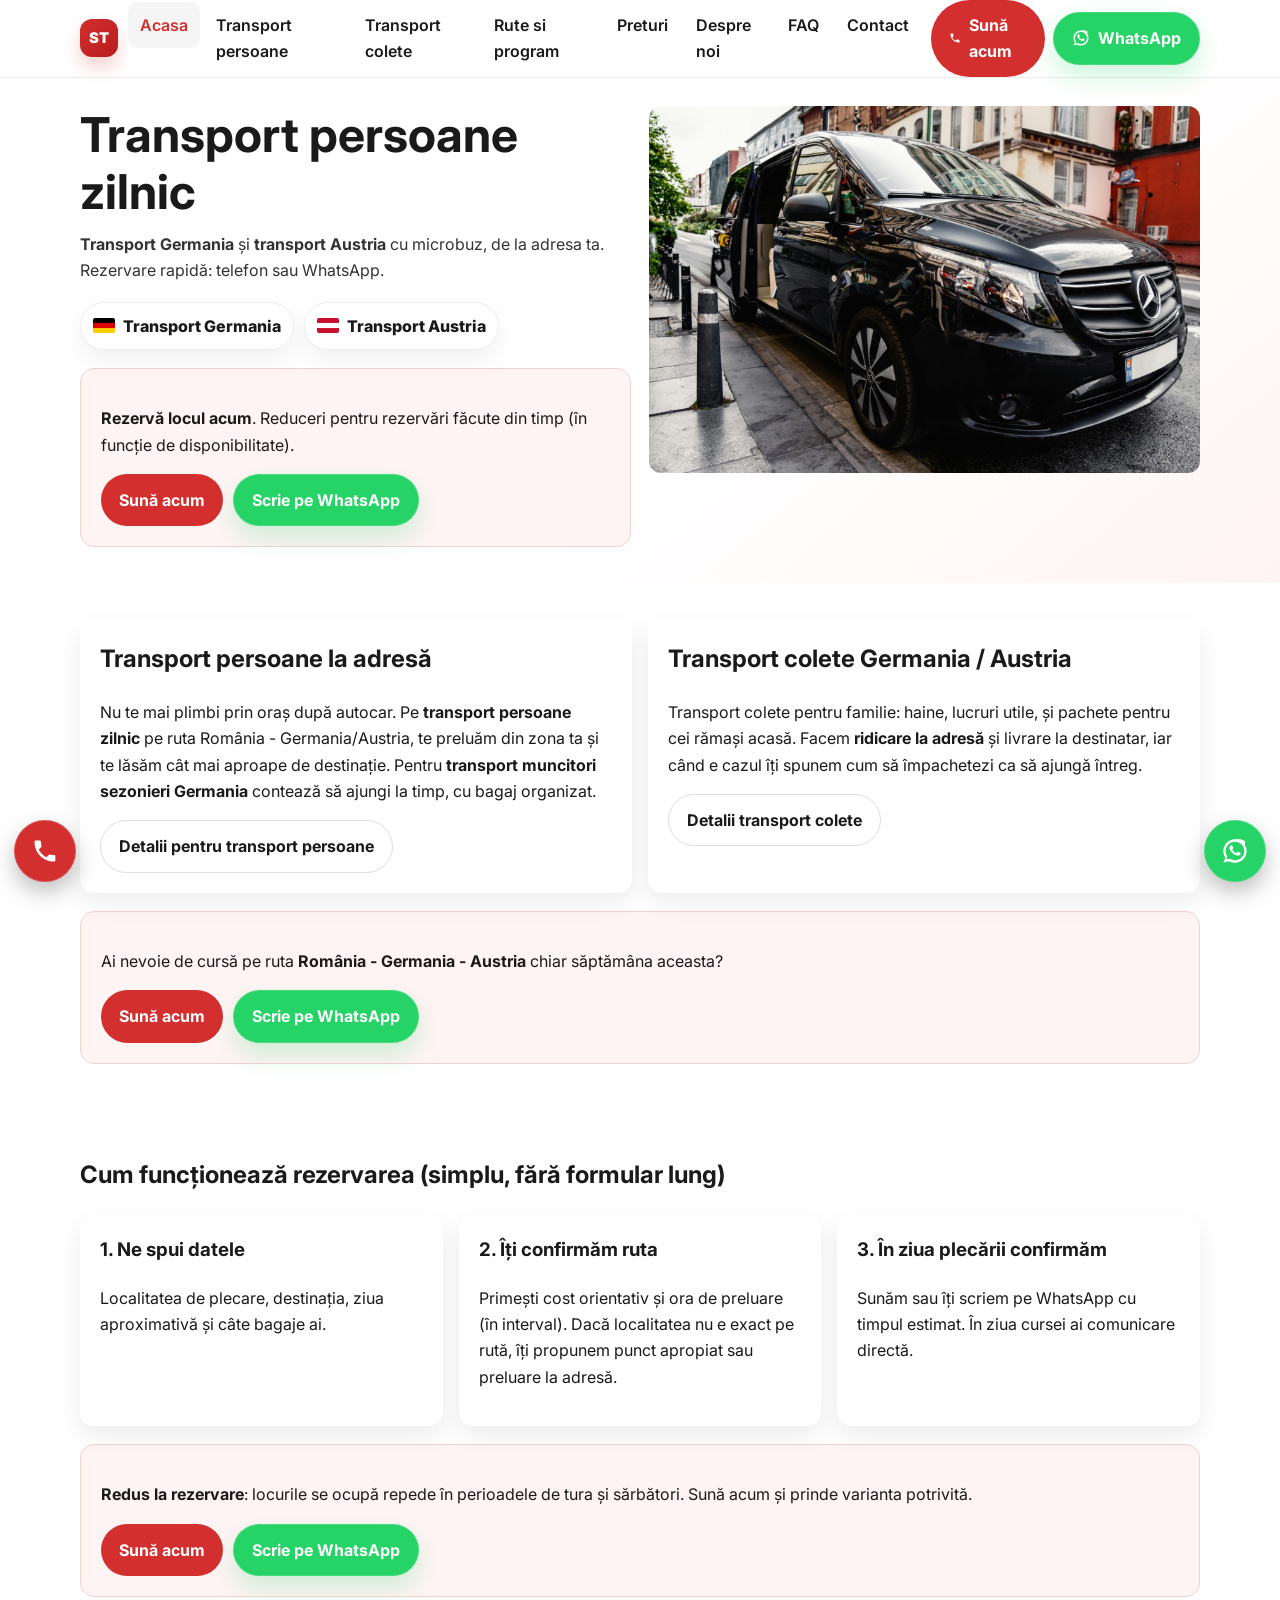
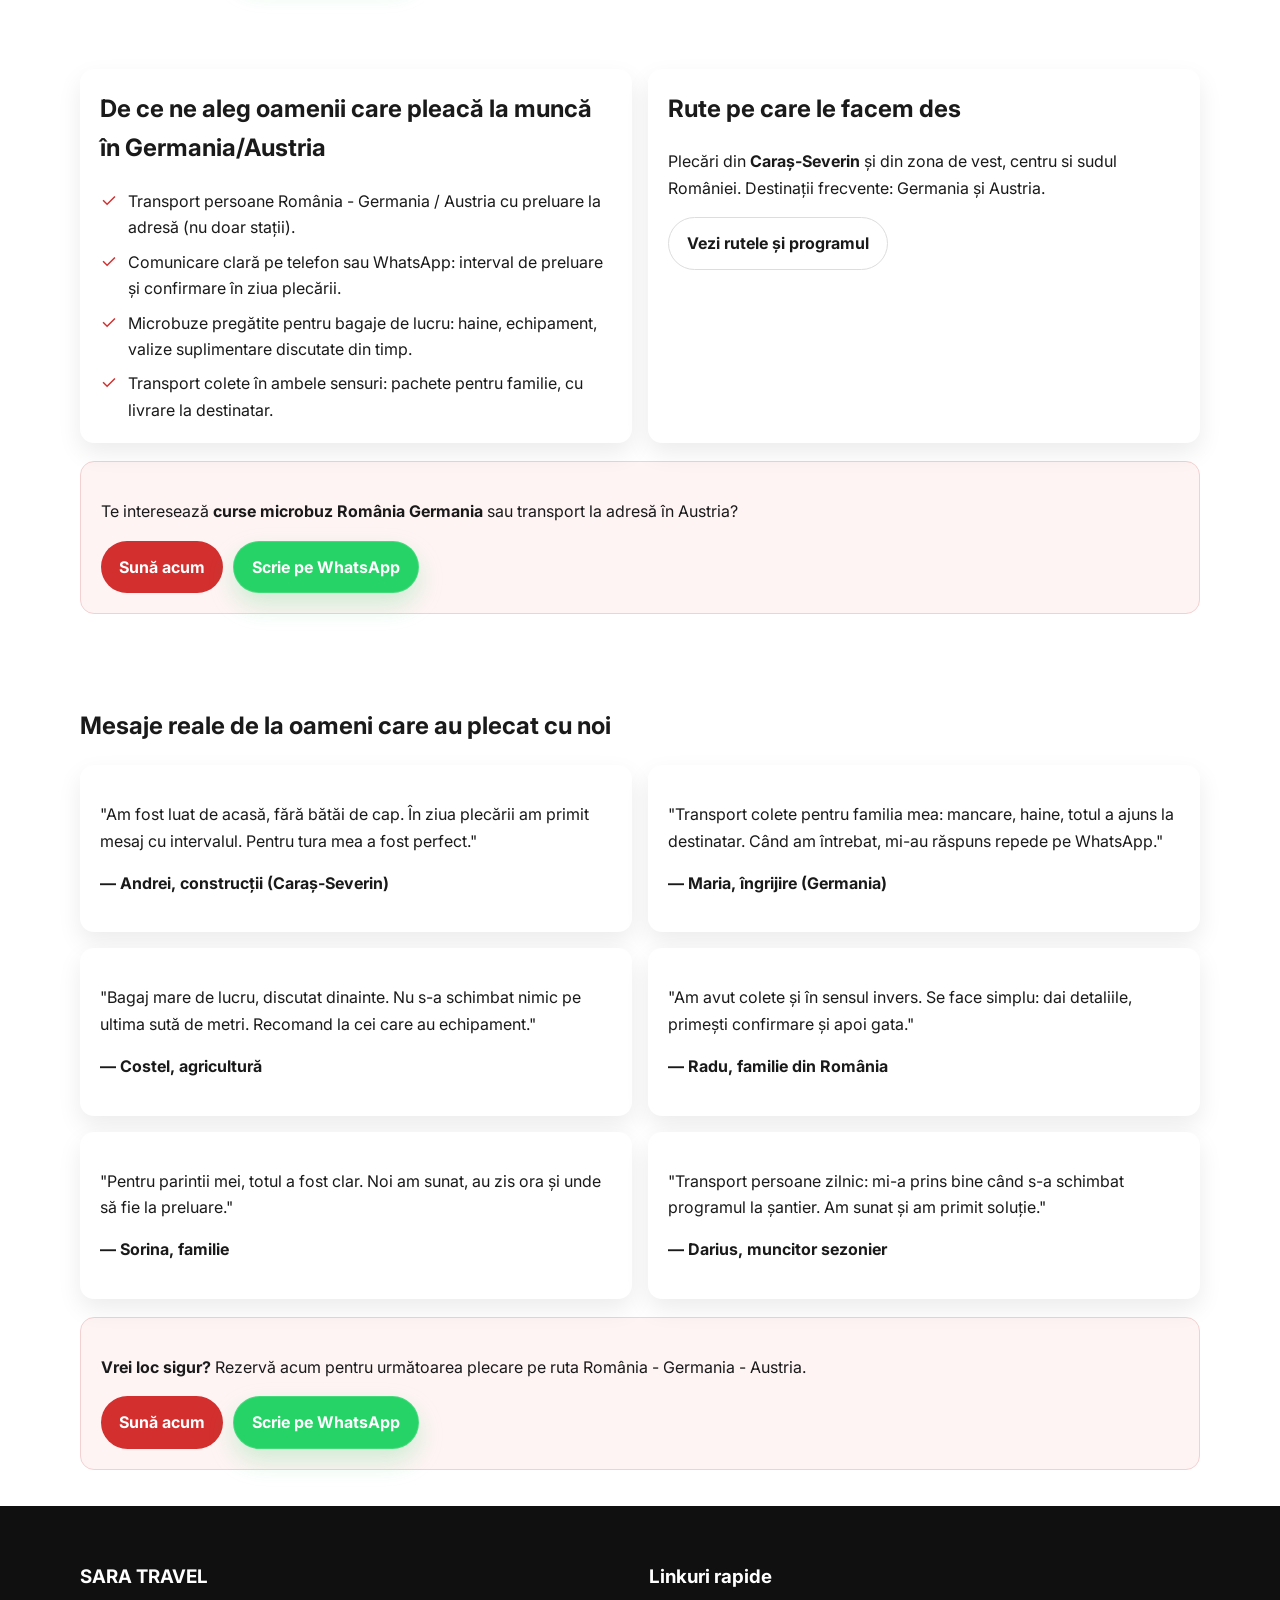
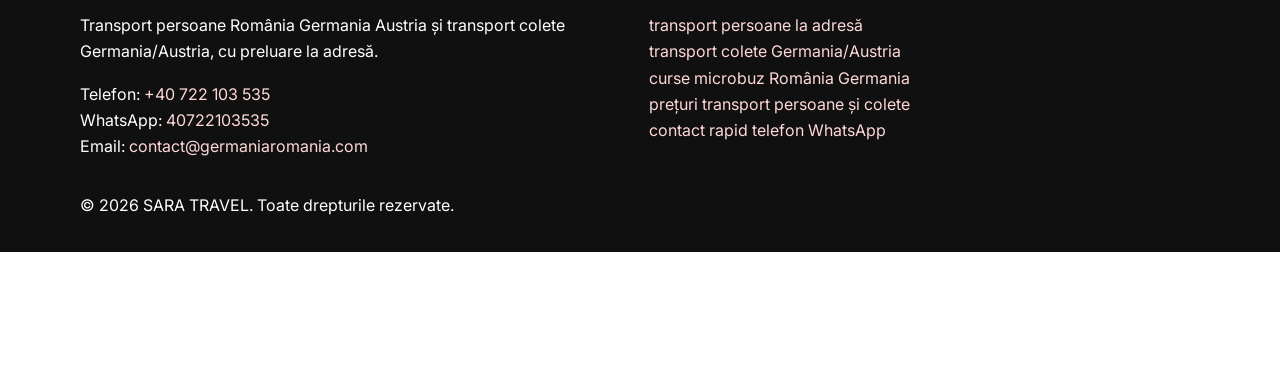
<file: index.html>
<!doctype html>
<html lang="ro">

<head>
  <!-- Google Tag Manager -->
  <script>(function (w, d, s, l, i) {
      w[l] = w[l] || []; w[l].push({
        'gtm.start':
          new Date().getTime(), event: 'gtm.js'
      }); var f = d.getElementsByTagName(s)[0],
        j = d.createElement(s), dl = l != 'dataLayer' ? '&l=' + l : ''; j.async = true; j.src =
          'https://www.googletagmanager.com/gtm.js?id=' + i + dl; f.parentNode.insertBefore(j, f);
    })(window, document, 'script', 'dataLayer', 'GTM-KZT7G4TG');</script>
  <!-- End Google Tag Manager -->
  <meta charset="utf-8">
  <meta name="viewport" content="width=device-width, initial-scale=1">
  <meta name="theme-color" content="#D32F2F">
  <meta name="robots" content="index, follow, max-snippet:-1, max-image-preview:large">

  <title>Transport persoane zilnic România Germania Austria | SARA TRAVEL</title>
  <meta name="description"
    content="Transport persoane România Germania și Austria (preluare la adresă) + colete. Curse microbuz pe rută fixă. Rezervare prin telefon sau WhatsApp.">
  <link rel="canonical" href="https://www.germaniaromania.com/">

  <meta property="og:type" content="website">
  <meta property="og:title" content="Transport persoane zilnic România Germania Austria | SARA TRAVEL">
  <meta property="og:description"
    content="Transport persoane România Germania/Austria cu preluare la adresă și transport colete. Rezervare rapidă telefon sau WhatsApp.">
  <meta property="og:url" content="https://www.germaniaromania.com/">
  <meta property="og:image" content="https://www.germaniaromania.com/images/og-image.jpg">

  <meta name="twitter:card" content="summary_large_image">
  <meta name="twitter:title" content="Transport persoane zilnic România Germania Austria | SARA TRAVEL">
  <meta name="twitter:description"
    content="Rezervări pentru curse microbuz România Germania/Austria + transport colete, prin telefon sau WhatsApp.">
  <meta name="twitter:image" content="https://www.germaniaromania.com/images/og-image.jpg">

  <link rel="preconnect" href="https://fonts.googleapis.com">
  <link rel="preconnect" href="https://fonts.gstatic.com" crossorigin>
  <link href="https://fonts.googleapis.com/css2?family=Inter:wght@400;500;600;700;800&display=swap" rel="stylesheet">

  <link rel="manifest" href="site.webmanifest">
  <link rel="stylesheet" href="css/style.css">
  <script defer src="js/script.js"></script>

  <script type="application/ld+json">
  {
    "@context": "https://schema.org",
    "@graph": [
      {
        "@type": "MovingCompany",
        "name": "SARA TRAVEL",
        "image": "https://www.germaniaromania.com/images/hero-microbuze.jpg",
        "url": "https://www.germaniaromania.com/",
        "telephone": "+40722103535",
        "email": "contact@germaniaromania.com",
        "address": {
          "@type": "PostalAddress",
          "streetAddress": "Reșița, Caraș-Severin, România",
          "addressCountry": "RO"
        },
        "geo": {
          "@type": "GeoCoordinates",
          "latitude": "45.2840",
          "longitude": "21.8900"
        },
        "areaServed": ["RO", "DE", "AT"],
        "openingHours": "Mo-Su 08:00-21:00",
        "priceRange": "de la 130 EUR persoane; colete de la 9 EUR/kg",
        "sameAs": ["https://wa.me/40722103535"]
      },
      {
        "@type": "Organization",
        "name": "SARA TRAVEL",
        "url": "https://www.germaniaromania.com/",
        "logo": "https://www.germaniaromania.com/images/logo.png",
        "contactPoint": {
          "@type": "ContactPoint",
          "telephone": "+40722103535",
          "contactType": "customer service",
          "availableLanguage": ["Romanian", "German"]
        }
      }
    ]
  }
  </script>
</head>

<body>
  <!-- Google Tag Manager (noscript) -->
  <noscript><iframe src="https://www.googletagmanager.com/ns.html?id=GTM-KZT7G4TG" height="0" width="0"
      style="display:none;visibility:hidden"></iframe></noscript>
  <!-- End Google Tag Manager (noscript) -->
  <a class="skip-link" href="#continut">Sari la continut</a>

  <header class="site-header">
    <div class="container header-inner">
      <a class="brand-clean" href="index.html" aria-label="SARA TRAVEL - Acasa">
        <span class="mark" aria-hidden="true">ST</span>
      </a>

      <button class="nav-toggle" data-nav-toggle aria-expanded="false" aria-controls="main-nav"
        aria-label="Deschide meniul">
        <svg viewBox="0 0 24 24" fill="none" stroke="currentColor" stroke-width="2">
          <path d="M3 6h18M3 12h18M3 18h18" />
        </svg>
      </button>

      <nav class="main-nav" id="main-nav" data-nav>
        <ul>
          <li><a class="active" href="index.html">Acasa</a></li>
          <li><a href="transport-persoane.html">Transport persoane</a></li>
          <li><a href="transport-colete.html">Transport colete</a></li>
          <li><a href="rute-si-program.html">Rute si program</a></li>
          <li><a href="preturi.html">Preturi</a></li>
          <li><a href="despre-noi.html">Despre noi</a></li>
          <li><a href="intrebari-frecvente.html">FAQ</a></li>
          <li><a href="contact.html">Contact</a></li>
        </ul>
      </nav>

      <div class="header-cta">
        <a class="btn btn-primary" href="tel:+40722103535" aria-label="Sună acum">
          <svg viewBox="0 0 24 24" fill="currentColor" aria-hidden="true">
            <path
              d="M6.6 10.8a15.1 15.1 0 006.6 6.6l2.2-2.2a1 1 0 011-.24c1.1.37 2.3.56 3.5.56a1 1 0 011 1V20a1 1 0 01-1 1C10.4 21 3 13.6 3 4a1 1 0 011-1h3.5a1 1 0 011 1c0 1.2.19 2.4.56 3.5a1 1 0 01-.24 1L6.6 10.8z" />
          </svg>
          <span>Sună acum</span>
        </a>
        <a class="btn btn-whatsapp"
          href="https://wa.me/40722103535?text=Buna%20ziua%2C%20doresc%20o%20rezervare%20pentru%20transport"
          aria-label="Scrie pe WhatsApp">
          <svg viewBox="0 0 24 24" fill="currentColor" aria-hidden="true">
            <path
              d="M20.52 3.48A11.86 11.86 0 0012 2C6.48 2 2 6.48 2 12c0 2.1.65 4.1 1.86 5.79L2 22l4.43-1.17A9.93 9.93 0 0012 22c5.52 0 10-4.48 10-10 0-1.96-.57-3.86-1.48-4.52zM12 20c-1.62 0-3.14-.46-4.44-1.26l-.3-.19-2.63.7.7-2.56-.2-.32A7.98 7.98 0 014 12c0-4.41 3.59-8 8-8s8 3.59 8 8-3.59 8-8 8zm4.42-6.6c-.24-.12-1.42-.7-1.64-.78-.22-.08-.38-.12-.54.12-.16.24-.62.78-.76.94-.14.16-.28.18-.52.06-.24-.12-1-.37-1.9-1.17-.7-.62-1.17-1.38-1.31-1.62-.14-.24-.01-.37.11-.49.11-.12.24-.28.36-.42.12-.14.16-.24.24-.4.08-.16.04-.3-.02-.42-.06-.12-.54-1.26-.74-1.72-.19-.46-.39-.39-.54-.39h-.46c-.16 0-.42.06-.64.3-.22.24-.84.82-.84 2 0 1.18.86 2.32.98 2.48.12.16 1.66 2.54 4.02 3.56.56.24 1 .38 1.34.49.56.18 1.07.15 1.48.09.46-.07 1.42-.58 1.62-1.14.2-.56.2-1.03.14-1.14-.06-.12-.22-.18-.46-.3z" />
          </svg>
          <span>WhatsApp</span>
        </a>
      </div>
    </div>
  </header>

  <main id="continut">
    <section class="hero">
      <div class="container hero-grid">
        <article>

          <h1>Transport persoane zilnic </h1>
          <p class="lead"><strong>Transport Germania</strong> și <strong>transport Austria</strong> cu microbuz, de la
            adresa ta. Rezervare rapidă: telefon sau WhatsApp.</p>

          <div class="hero-kicker" aria-label="Transport pe tari">
            <span class="pill"><img src="images/flag-germania.png" loading="lazy" width="22" height="15"
                alt="Steagul Germaniei"> Transport Germania</span>
            <span class="pill"><img src="images/flag-austria.webp" loading="lazy" width="22" height="15"
                alt="Steagul Austriei"> Transport Austria</span>
          </div>

          <div class="cta-strip">
            <p><strong>Rezervă locul acum</strong>. Reduceri pentru rezervări făcute din timp (în funcție de
              disponibilitate).</p>
            <div class="cta-actions">
              <a class="btn btn-primary" href="tel:+40722103535" aria-label="Sună acum pentru rezervare">Sună acum</a>
              <a class="btn btn-whatsapp"
                href="https://wa.me/40722103535?text=Buna%20ziua%2C%20vreau%20rezervare%20pentru%20transport%20persoane%20Romania%20Germania%20Austria"
                aria-label="Scrie pe WhatsApp pentru rezervare">Scrie pe WhatsApp</a>
            </div>
          </div>


        </article>

        <article>
          <img src="images/mercedes-sprinter.jpg" loading="eager" width="960" height="640"
            alt="Microbuze SARA TRAVEL pregătite pentru cursa România Germania Austria">
        </article>
      </div>
    </section>

    <section>
      <div class="container card-grid">
        <article class="card">
          <h2>Transport persoane la adresă</h2>
          <p>Nu te mai plimbi prin oraș după autocar. Pe <strong>transport persoane zilnic</strong> pe ruta România -
            Germania/Austria, te preluăm din zona ta și te lăsăm cât mai aproape de destinație. Pentru <strong>transport
              muncitori sezonieri Germania</strong> contează să ajungi la timp, cu bagaj organizat.</p>
          <a class="btn btn-outline" href="transport-persoane.html">Detalii pentru transport persoane</a>
        </article>

        <article class="card">
          <h2>Transport colete Germania / Austria</h2>
          <p>Transport colete pentru familie: haine, lucruri utile, și pachete pentru cei rămași acasă. Facem
            <strong>ridicare la adresă</strong> și livrare la destinatar, iar când e cazul îți spunem cum să împachetezi
            ca să ajungă întreg.
          </p>
          <a class="btn btn-outline" href="transport-colete.html">Detalii transport colete</a>
        </article>
      </div>

      <div class="container">
        <div class="cta-strip">
          <p>Ai nevoie de cursă pe ruta <strong>România - Germania - Austria</strong> chiar săptămâna aceasta?</p>
          <div class="cta-actions">
            <a class="btn btn-primary" href="tel:+40722103535">Sună acum</a>
            <a class="btn btn-whatsapp"
              href="https://wa.me/40722103535?text=Buna%20ziua%2C%20am%20nevoie%20de%20cursa%20saptamana%20asta%20România%20Germania%20Austria"
              aria-label="Scrie pe WhatsApp pentru cursă">Scrie pe WhatsApp</a>
          </div>
        </div>
      </div>
    </section>

    <section>
      <div class="container">
        <h2>Cum funcționează rezervarea (simplu, fără formular lung)</h2>
        <div class="card-grid grid-3">
          <article class="card">
            <h3>1. Ne spui datele</h3>
            <p>Localitatea de plecare, destinația, ziua aproximativă și
              câte bagaje ai.</p>
          </article>
          <article class="card">
            <h3>2. Îți confirmăm ruta</h3>
            <p>Primești cost orientativ și ora de preluare (în interval). Dacă localitatea nu e exact pe rută, îți
              propunem punct apropiat sau preluare la adresă.</p>
          </article>
          <article class="card">
            <h3>3. În ziua plecării confirmăm</h3>
            <p>Sunăm sau îți scriem pe WhatsApp cu timpul estimat. În ziua cursei ai comunicare directă.</p>
          </article>
        </div>

        <div class="cta-strip">
          <p><strong>Redus la rezervare</strong>: locurile se ocupă repede în perioadele de tura și sărbători. Sună acum
            și prinde varianta potrivită.</p>
          <div class="cta-actions">
            <a class="btn btn-primary" href="tel:+40722103535">Sună acum</a>
            <a class="btn btn-whatsapp"
              href="https://wa.me/40722103535?text=Vreau%20sa%20rezerv%20pe%20ruta%20România%20Germania%20Austria%20pentru%20urmatoarea%20plecare"
              aria-label="Scrie pe WhatsApp pentru rezervare">Scrie pe WhatsApp</a>
          </div>
        </div>
      </div>
    </section>

    <section>
      <div class="container card-grid">
        <article class="card">
          <h2>De ce ne aleg oamenii care pleacă la muncă în Germania/Austria</h2>
          <ul class="list-check">
            <li><svg viewBox="0 0 24 24" fill="currentColor" aria-hidden="true">
                <path d="M9.5 16.2L4.8 11.5l-1.4 1.4 6.1 6.1L20.6 7.9l-1.4-1.4z" />
              </svg><span>Transport persoane România - Germania / Austria cu preluare la adresă (nu doar stații).</span>
            </li>
            <li><svg viewBox="0 0 24 24" fill="currentColor" aria-hidden="true">
                <path d="M9.5 16.2L4.8 11.5l-1.4 1.4 6.1 6.1L20.6 7.9l-1.4-1.4z" />
              </svg><span>Comunicare clară pe telefon sau WhatsApp: interval de preluare și confirmare în ziua
                plecării.</span></li>
            <li><svg viewBox="0 0 24 24" fill="currentColor" aria-hidden="true">
                <path d="M9.5 16.2L4.8 11.5l-1.4 1.4 6.1 6.1L20.6 7.9l-1.4-1.4z" />
              </svg><span>Microbuze pregătite pentru bagaje de lucru: haine, echipament, valize suplimentare discutate
                din timp.</span></li>
            <li><svg viewBox="0 0 24 24" fill="currentColor" aria-hidden="true">
                <path d="M9.5 16.2L4.8 11.5l-1.4 1.4 6.1 6.1L20.6 7.9l-1.4-1.4z" />
              </svg><span>Transport colete în ambele sensuri: pachete pentru familie, cu livrare la destinatar.</span>
            </li>
          </ul>
        </article>

        <article class="card">
          <h2>Rute pe care le facem des</h2>
          <p>Plecări din <strong>Caraș-Severin</strong> și din zona de vest, centru si sudul României.
            Destinații frecvente: Germania și Austria.</p>
          <a class="btn btn-outline" href="rute-si-program.html">Vezi rutele și programul</a>
        </article>
      </div>

      <div class="container">
        <div class="cta-strip">
          <p>Te interesează <strong>curse microbuz România Germania</strong> sau transport la adresă în Austria?</p>
          <div class="cta-actions">
            <a class="btn btn-primary" href="tel:+40722103535">Sună acum</a>
            <a class="btn btn-whatsapp"
              href="https://wa.me/40722103535?text=Cauta%20curse%20microbuz%20Rom%C3%A2nia%20Germania%20Austria%20cu%20preluare%20la%20adresa"
              aria-label="Scrie pe WhatsApp">Scrie pe WhatsApp</a>
          </div>
        </div>
      </div>
    </section>

    <section>
      <div class="container">
        <h2>Mesaje reale de la oameni care au plecat cu noi</h2>
        <div class="card-grid">
          <article class="card">
            <p>"Am fost luat de acasă, fără bătăi de cap. În ziua plecării am primit mesaj cu intervalul. Pentru tura
              mea a fost perfect."</p>
            <p><strong>— Andrei, construcții (Caraș-Severin)</strong></p>
          </article>
          <article class="card">
            <p>"Transport colete pentru familia mea: mancare, haine, totul a ajuns la destinatar. Când am întrebat,
              mi-au răspuns repede pe WhatsApp."</p>
            <p><strong>— Maria, îngrijire (Germania)</strong></p>
          </article>
          <article class="card">
            <p>"Bagaj mare de lucru, discutat dinainte. Nu s-a schimbat nimic pe ultima sută de metri. Recomand la cei
              care au echipament."</p>
            <p><strong>— Costel, agricultură</strong></p>
          </article>
          <article class="card">
            <p>"Am avut colete și în sensul invers. Se face simplu: dai detaliile, primești confirmare și apoi gata."
            </p>
            <p><strong>— Radu, familie din România</strong></p>
          </article>
          <article class="card">
            <p>"Pentru parintii mei, totul a fost clar. Noi am sunat, au zis ora și unde să fie la preluare."</p>
            <p><strong>— Sorina, familie</strong></p>
          </article>
          <article class="card">
            <p>"Transport persoane zilnic: mi-a prins bine când s-a schimbat programul la șantier. Am sunat și am primit
              soluție."</p>
            <p><strong>— Darius, muncitor sezonier</strong></p>
          </article>
        </div>

        <div class="cta-strip">
          <p><strong>Vrei loc sigur?</strong> Rezervă acum pentru următoarea plecare pe ruta România - Germania -
            Austria.</p>
          <div class="cta-actions">
            <a class="btn btn-primary" href="tel:+40722103535">Sună acum</a>
            <a class="btn btn-whatsapp"
              href="https://wa.me/40722103535?text=Buna%20ziua%2C%20vreau%20loc%20pe%20urmatoarea%20cursa%20Rom%C3%A2nia%20Germania%20Austria"
              aria-label="Scrie pe WhatsApp pentru loc">Scrie pe WhatsApp</a>
          </div>
        </div>
      </div>
    </section>
  </main>

  <footer class="site-footer">
    <div class="container footer-grid">
      <section>
        <h3>SARA TRAVEL</h3>
        <p>Transport persoane România Germania Austria și transport colete Germania/Austria, cu preluare la adresă.</p>
        <p>Telefon: <a href="tel:+40722103535">+40 722 103 535</a><br>
          WhatsApp: <a href="https://wa.me/40722103535">40722103535</a><br>
          Email: <a href="mailto:contact@germaniaromania.com">contact@germaniaromania.com</a></p>
      </section>
      <section>
        <h3>Linkuri rapide</h3>
        <p>
          <a href="transport-persoane.html">transport persoane la adresă</a><br>
          <a href="transport-colete.html">transport colete Germania/Austria</a><br>
          <a href="rute-si-program.html">curse microbuz România Germania</a><br>
          <a href="preturi.html">prețuri transport persoane și colete</a><br>
          <a href="contact.html">contact rapid telefon WhatsApp</a>
        </p>
      </section>
    </div>
    <div class="container">
      <p>&copy; 2026 SARA TRAVEL. Toate drepturile rezervate.</p>
    </div>
  </footer>

  <div class="floating-actions" aria-hidden="false">
    <a class="floating-btn floating-call" href="tel:+40722103535" aria-label="Sună acum">
      <svg viewBox="0 0 24 24" fill="currentColor" aria-hidden="true">
        <path
          d="M6.6 10.8a15.1 15.1 0 006.6 6.6l2.2-2.2a1 1 0 011-.24c1.1.37 2.3.56 3.5.56a1 1 0 011 1V20a1 1 0 01-1 1C10.4 21 3 13.6 3 4a1 1 0 011-1h3.5a1 1 0 011 1c0 1.2.19 2.4.56 3.5a1 1 0 01-.24 1L6.6 10.8z" />
      </svg>
    </a>
    <a class="floating-btn floating-wa"
      href="https://wa.me/40722103535?text=Buna%20ziua%2C%20vreau%20o%20rezervare%20pe%20ruta%20Rom%C3%A2nia%20Germania%20Austria"
      aria-label="Scrie pe WhatsApp">
      <svg viewBox="0 0 24 24" fill="currentColor" aria-hidden="true">
        <path
          d="M20.52 3.48A11.86 11.86 0 0012 2C6.48 2 2 6.48 2 12c0 2.1.65 4.1 1.86 5.79L2 22l4.43-1.17A9.93 9.93 0 0012 22c5.52 0 10-4.48 10-10 0-1.96-.57-3.86-1.48-4.52zM12 20c-1.62 0-3.14-.46-4.44-1.26l-.3-.19-2.63.7.7-2.56-.2-.32A7.98 7.98 0 014 12c0-4.41 3.59-8 8-8s8 3.59 8 8-3.59 8-8 8zm4.42-6.6c-.24-.12-1.42-.7-1.64-.78-.22-.08-.38-.12-.54.12-.16.24-.62.78-.76.94-.14.16-.28.18-.52.06-.24-.12-1-.37-1.9-1.17-.7-.62-1.17-1.38-1.31-1.62-.14-.24-.01-.37.11-.49.11-.12.24-.28.36-.42.12-.14.16-.24.24-.4.08-.16.04-.3-.02-.42-.06-.12-.54-1.26-.74-1.72-.19-.46-.39-.39-.54-.39h-.46c-.16 0-.42.06-.64.3-.22.24-.84.82-.84 2 0 1.18.86 2.32.98 2.48.12.16 1.66 2.54 4.02 3.56.56.24 1 .38 1.34.49.56.18 1.07.15 1.48.09.46-.07 1.42-.58 1.62-1.14.2-.56.2-1.03.14-1.14-.06-.12-.22-.18-.46-.3z" />
      </svg>
    </a>
  </div>
</body>

</html>
</file>
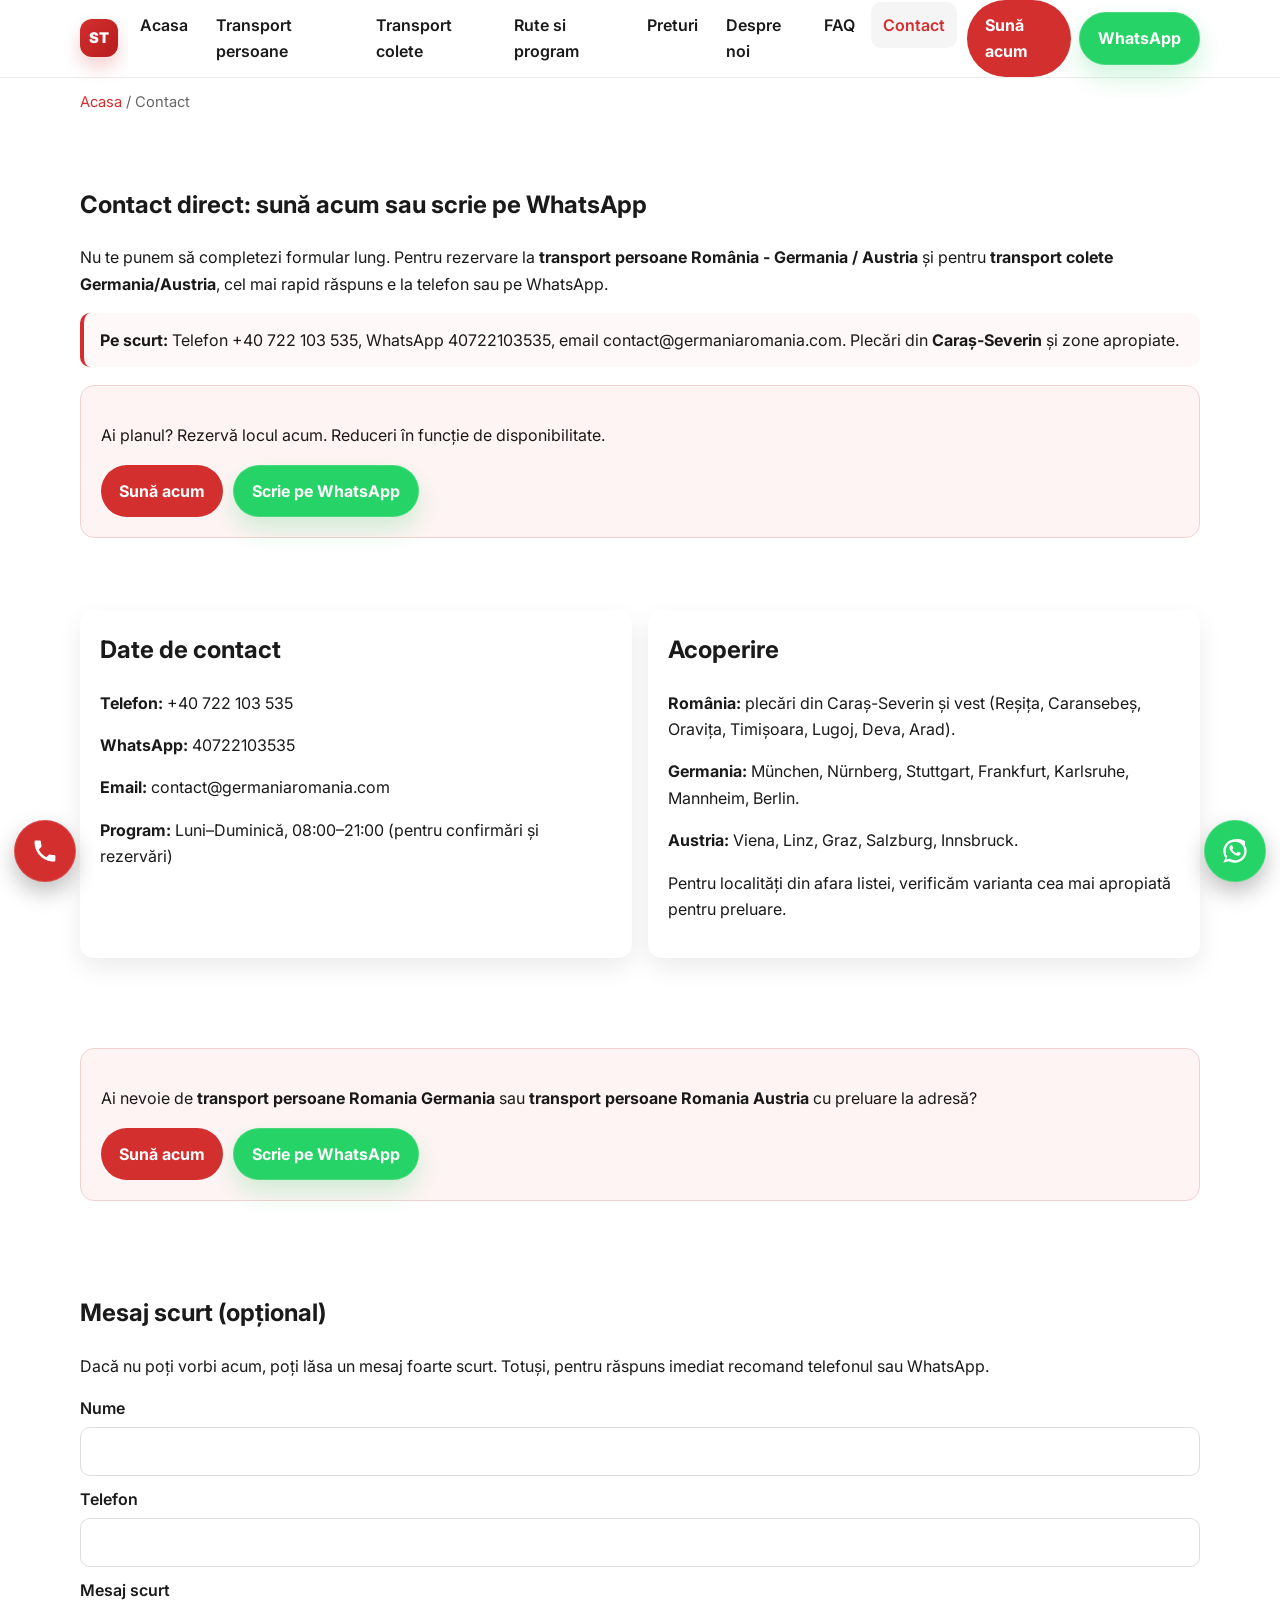
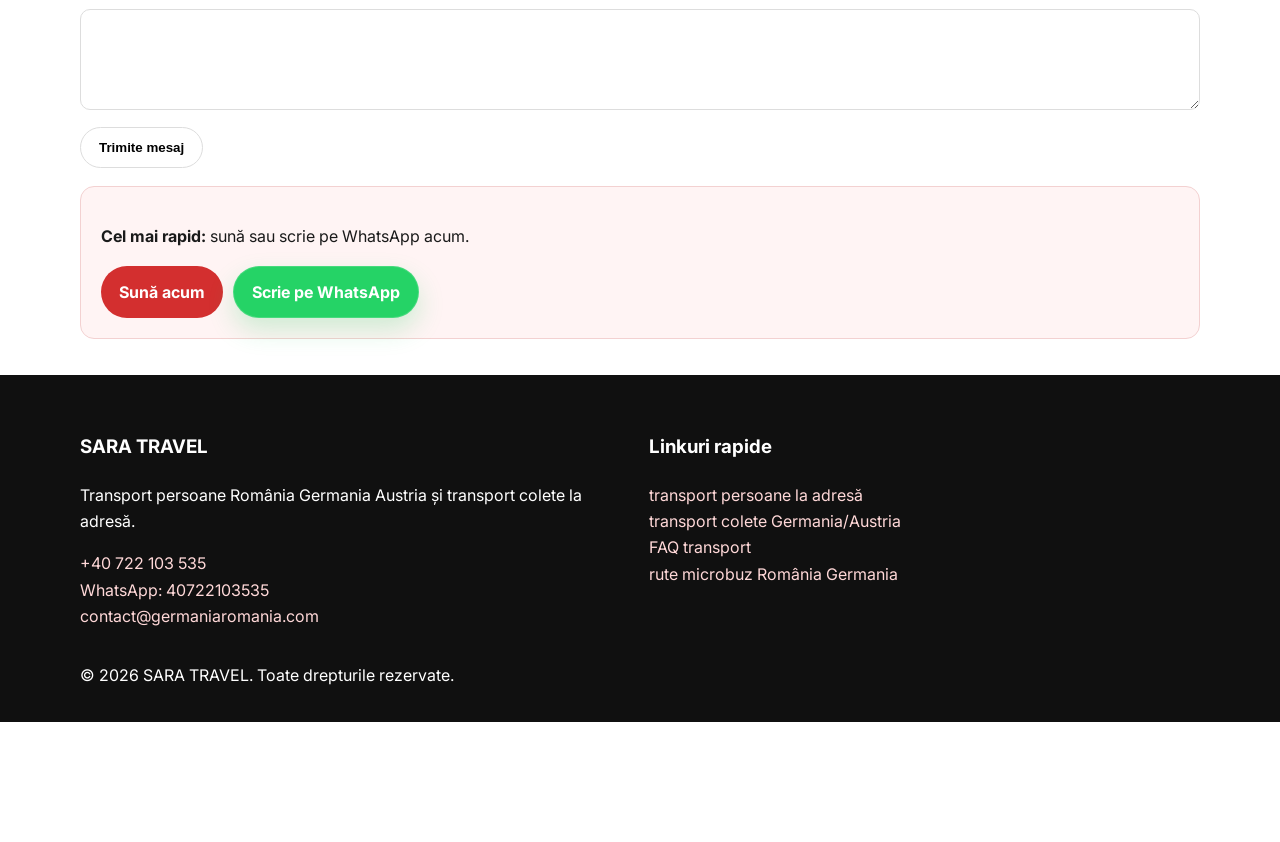
<file: contact.html>
<!-- Placeholders de inlocuit (daca apar): nimic. Date setate: SARA TRAVEL, germaniaromania.com, +40722103535, WhatsApp 40722103535, plecari din Caraș-Severin. -->
<!doctype html>
<html lang="ro">
<head>
  <!-- Google Tag Manager -->
  <script>(function(w,d,s,l,i){w[l]=w[l]||[];w[l].push({'gtm.start':
  new Date().getTime(),event:'gtm.js'});var f=d.getElementsByTagName(s)[0],
  j=d.createElement(s),dl=l!='dataLayer'?'&l='+l:'';j.async=true;j.src=
  'https://www.googletagmanager.com/gtm.js?id='+i+dl;f.parentNode.insertBefore(j,f);
  })(window,document,'script','dataLayer','GTM-KZT7G4TG');</script>
  <!-- End Google Tag Manager -->
  <meta charset="utf-8">
  <meta name="viewport" content="width=device-width, initial-scale=1">
  <meta name="theme-color" content="#D32F2F">
  <meta name="robots" content="index, follow, max-snippet:-1, max-image-preview:large">

  <title>Contact rapid SARA TRAVEL | Sună acum sau WhatsApp</title>
  <meta name="description" content="Contact direct SARA TRAVEL pentru transport persoane România Germania/Austria și transport colete. Sună acum sau scrie pe WhatsApp. Program și acoperire. Un formular mic, opțional.">
  <link rel="canonical" href="https://www.germaniaromania.com/contact.html">

  <meta property="og:type" content="website">
  <meta property="og:title" content="Contact rapid SARA TRAVEL | Sună acum sau WhatsApp">
  <meta property="og:description" content="Sună acum sau scrie pe WhatsApp pentru rezervări la transport persoane și colete România - Germania/Austria. Preluare din Caraș-Severin.">
  <meta property="og:url" content="https://www.germaniaromania.com/contact.html">
  <meta property="og:image" content="https://www.germaniaromania.com/images/og-image.jpg">

  <meta name="twitter:card" content="summary_large_image">
  <meta name="twitter:title" content="Contact rapid SARA TRAVEL | Sună acum sau WhatsApp">
  <meta name="twitter:description" content="Telefon și WhatsApp pentru transport persoane Romania Germania Austria + transport colete la adresă.">
  <meta name="twitter:image" content="https://www.germaniaromania.com/images/og-image.jpg">

  <link rel="preconnect" href="https://fonts.googleapis.com">
  <link rel="preconnect" href="https://fonts.gstatic.com" crossorigin>
  <link href="https://fonts.googleapis.com/css2?family=Inter:wght@400;500;600;700;800&display=swap" rel="stylesheet">

  <link rel="manifest" href="site.webmanifest">
  <link rel="stylesheet" href="css/style.css">
  <script defer src="js/script.js"></script>

  <script type="application/ld+json">
  {
    "@context": "https://schema.org",
    "@graph": [
      {
        "@type": "BreadcrumbList",
        "itemListElement": [
          {"@type":"ListItem","position":1,"name":"Acasa","item":"https://www.germaniaromania.com/"},
          {"@type":"ListItem","position":2,"name":"Contact","item":"https://www.germaniaromania.com/contact.html"}
        ]
      },
      {
        "@type": "Organization",
        "name": "SARA TRAVEL",
        "url": "https://www.germaniaromania.com/",
        "contactPoint": {
          "@type": "ContactPoint",
          "telephone": "+40722103535",
          "contactType": "customer service",
          "availableLanguage": ["Romanian","German"]
        }
      }
    ]
  }
  </script>
</head>
<body>
  <!-- Google Tag Manager (noscript) -->
  <noscript><iframe src="https://www.googletagmanager.com/ns.html?id=GTM-KZT7G4TG"
  height="0" width="0" style="display:none;visibility:hidden"></iframe></noscript>
  <!-- End Google Tag Manager (noscript) -->
<a class="skip-link" href="#continut">Sari la continut</a>

<header class="site-header">
  <div class="container header-inner">
    <a class="brand-clean" href="index.html" aria-label="SARA TRAVEL - Acasa">
      <span class="mark" aria-hidden="true">ST</span>
    </a>

    <button class="nav-toggle" data-nav-toggle aria-expanded="false" aria-controls="main-nav" aria-label="Deschide meniul">
      <svg viewBox="0 0 24 24" fill="none" stroke="currentColor" stroke-width="2"><path d="M3 6h18M3 12h18M3 18h18"/></svg>
    </button>

    <nav class="main-nav" id="main-nav" data-nav>
      <ul>
        <li><a href="index.html">Acasa</a></li>
        <li><a href="transport-persoane.html">Transport persoane</a></li>
        <li><a href="transport-colete.html">Transport colete</a></li>
        <li><a href="rute-si-program.html">Rute si program</a></li>
        <li><a href="preturi.html">Preturi</a></li>
        <li><a href="despre-noi.html">Despre noi</a></li>
        <li><a href="intrebari-frecvente.html">FAQ</a></li>
        <li><a href="contact.html" class="active">Contact</a></li>
      </ul>
    </nav>

    <div class="header-cta">
      <a class="btn btn-primary" href="tel:+40722103535" aria-label="Sună acum">Sună acum</a>
      <a class="btn btn-whatsapp" href="https://wa.me/40722103535?text=Buna%20ziua%2C%20vreau%20o%20rezervare%20transport%20Rom%C3%A2nia%20Germania%20Austria" aria-label="Scrie pe WhatsApp">WhatsApp</a>
    </div>
  </div>
</header>

<main class="container" id="continut">
  <p class="breadcrumb"><a href="index.html">Acasa</a> / Contact</p>

  <section>
    <h1>Contact direct: sună acum sau scrie pe WhatsApp</h1>
    <p>Nu te punem să completezi formular lung. Pentru rezervare la <strong>transport persoane România - Germania / Austria</strong> și pentru <strong>transport colete Germania/Austria</strong>, cel mai rapid răspuns e la telefon sau pe WhatsApp.</p>

    <div class="summary-box">
      <strong>Pe scurt:</strong> Telefon +40 722 103 535, WhatsApp 40722103535, email contact@germaniaromania.com. Plecări din <strong>Caraș-Severin</strong> și zone apropiate.
    </div>

    <div class="cta-strip">
      <p>Ai planul? Rezervă locul acum. Reduceri în funcție de disponibilitate.</p>
      <div class="cta-actions">
        <a class="btn btn-primary" href="tel:+40722103535">Sună acum</a>
        <a class="btn btn-whatsapp" href="https://wa.me/40722103535?text=Vreau%20rezervare%20%28transport%20persoane%20sau%20colet%29%20%3A%20oras%20plecare%20%2B%20destinatie" aria-label="Scrie pe WhatsApp">Scrie pe WhatsApp</a>
      </div>
    </div>
  </section>

  <section class="card-grid">
    <article class="card">
      <h2>Date de contact</h2>
      <p><strong>Telefon:</strong> <a href="tel:+40722103535">+40 722 103 535</a></p>
      <p><strong>WhatsApp:</strong> <a href="https://wa.me/40722103535">40722103535</a></p>
      <p><strong>Email:</strong> <a href="mailto:contact@germaniaromania.com">contact@germaniaromania.com</a></p>
      <p><strong>Program:</strong> Luni–Duminică, 08:00–21:00 (pentru confirmări și rezervări)</p>
    </article>

    <article class="card">
      <h2>Acoperire</h2>
      <p><strong>România:</strong> plecări din Caraș-Severin și vest (Reșița, Caransebeș, Oravița, Timișoara, Lugoj, Deva, Arad).</p>
      <p><strong>Germania:</strong> München, Nürnberg, Stuttgart, Frankfurt, Karlsruhe, Mannheim, Berlin.</p>
      <p><strong>Austria:</strong> Viena, Linz, Graz, Salzburg, Innsbruck.</p>
      <p>Pentru localități din afara listei, verificăm varianta cea mai apropiată pentru preluare.</p>
    </article>
  </section>

  <section>
    <div class="cta-strip">
      <p>Ai nevoie de <strong>transport persoane Romania Germania</strong> sau <strong>transport persoane Romania Austria</strong> cu preluare la adresă?</p>
      <div class="cta-actions">
        <a class="btn btn-primary" href="tel:+40722103535">Sună acum</a>
        <a class="btn btn-whatsapp" href="https://wa.me/40722103535?text=Preluare%20la%20adresa%20-%20oras%20plecare%20%2B%20destinatie%20(Germania%20sau%20Austria)" aria-label="Scrie pe WhatsApp pentru transport la adresa">Scrie pe WhatsApp</a>
      </div>
    </div>
  </section>

  <section>
    <h2>Mesaj scurt (opțional)</h2>
    <p>Dacă nu poți vorbi acum, poți lăsa un mesaj foarte scurt. Totuși, pentru răspuns imediat recomand telefonul sau WhatsApp.</p>

    <form action="#" method="post">
      <div class="field">
        <label for="nume">Nume</label>
        <input id="nume" name="nume" type="text" autocomplete="name">
      </div>
      <div class="field">
        <label for="telefon">Telefon</label>
        <input id="telefon" name="telefon" type="tel" autocomplete="tel">
      </div>
      <div class="field">
        <label for="mesaj">Mesaj scurt</label>
        <textarea id="mesaj" name="mesaj" rows="3"></textarea>
      </div>
      <div class="field">
        <button class="btn btn-outline" type="submit">Trimite mesaj</button>
      </div>
    </form>

    <div class="cta-strip">
      <p><strong>Cel mai rapid:</strong> sună sau scrie pe WhatsApp acum.</p>
      <div class="cta-actions">
        <a class="btn btn-primary" href="tel:+40722103535">Sună acum</a>
        <a class="btn btn-whatsapp" href="https://wa.me/40722103535?text=Vreau%20rezervare%20rapida%20(Transport%20persoane%20Romania%20Germania%20Austria%20sau%20colet)" aria-label="Scrie pe WhatsApp pentru rezervare rapida">Scrie pe WhatsApp</a>
      </div>
    </div>
  </section>
</main>

<footer class="site-footer">
  <div class="container footer-grid">
    <section>
      <h3>SARA TRAVEL</h3>
      <p>Transport persoane România Germania Austria și transport colete la adresă.</p>
      <p><a href="tel:+40722103535">+40 722 103 535</a><br><a href="https://wa.me/40722103535">WhatsApp: 40722103535</a><br><a href="mailto:contact@germaniaromania.com">contact@germaniaromania.com</a></p>
    </section>
    <section>
      <h3>Linkuri rapide</h3>
      <p>
        <a href="transport-persoane.html">transport persoane la adresă</a><br>
        <a href="transport-colete.html">transport colete Germania/Austria</a><br>
        <a href="intrebari-frecvente.html">FAQ transport</a><br>
        <a href="rute-si-program.html">rute microbuz România Germania</a>
      </p>
    </section>
  </div>
  <div class="container"><p>&copy; 2026 SARA TRAVEL. Toate drepturile rezervate.</p></div>
</footer>

<div class="floating-actions" aria-hidden="false">
  <a class="floating-btn floating-call" href="tel:+40722103535" aria-label="Sună acum">
    <svg viewBox="0 0 24 24" fill="currentColor" aria-hidden="true"><path d="M6.6 10.8a15.1 15.1 0 006.6 6.6l2.2-2.2a1 1 0 011-.24c1.1.37 2.3.56 3.5.56a1 1 0 011 1V20a1 1 0 01-1 1C10.4 21 3 13.6 3 4a1 1 0 011-1h3.5a1 1 0 011 1c0 1.2.19 2.4.56 3.5a1 1 0 01-.24 1L6.6 10.8z"/></svg>
  </a>
  <a class="floating-btn floating-wa" href="https://wa.me/40722103535?text=Salut%2C%20vreau%20transport%20(transport%20persoane%20sau%20colet)%20pe%20ruta%20Rom%C3%A2nia%20Germania%20Austria" aria-label="Scrie pe WhatsApp">
    <svg viewBox="0 0 24 24" fill="currentColor" aria-hidden="true"><path d="M20.52 3.48A11.86 11.86 0 0012 2C6.48 2 2 6.48 2 12c0 2.1.65 4.1 1.86 5.79L2 22l4.43-1.17A9.93 9.93 0 0012 22c5.52 0 10-4.48 10-10 0-1.96-.57-3.86-1.48-4.52zM12 20c-1.62 0-3.14-.46-4.44-1.26l-.3-.19-2.63.7.7-2.56-.2-.32A7.98 7.98 0 014 12c0-4.41 3.59-8 8-8s8 3.59 8 8-3.59 8-8 8zm4.42-6.6c-.24-.12-1.42-.7-1.64-.78-.22-.08-.38-.12-.54.12-.16.24-.62.78-.76.94-.14.16-.28.18-.52.06-.24-.12-1-.37-1.9-1.17-.7-.62-1.17-1.38-1.31-1.62-.14-.24-.01-.37.11-.49.11-.12.24-.28.36-.42.12-.14.16-.24.24-.4.08-.16.04-.3-.02-.42-.06-.12-.54-1.26-.74-1.72-.19-.46-.39-.39-.54-.39h-.46c-.16 0-.42.06-.64.3-.22.24-.84.82-.84 2 0 1.18.86 2.32.98 2.48.12.16 1.66 2.54 4.02 3.56.56.24 1 .38 1.34.49.56.18 1.07.15 1.48.09.46-.07 1.42-.58 1.62-1.14.2-.56.2-1.03.14-1.14-.06-.12-.22-.18-.46-.3z"/></svg>
  </a>
</div>
</body>
</html>
</file>
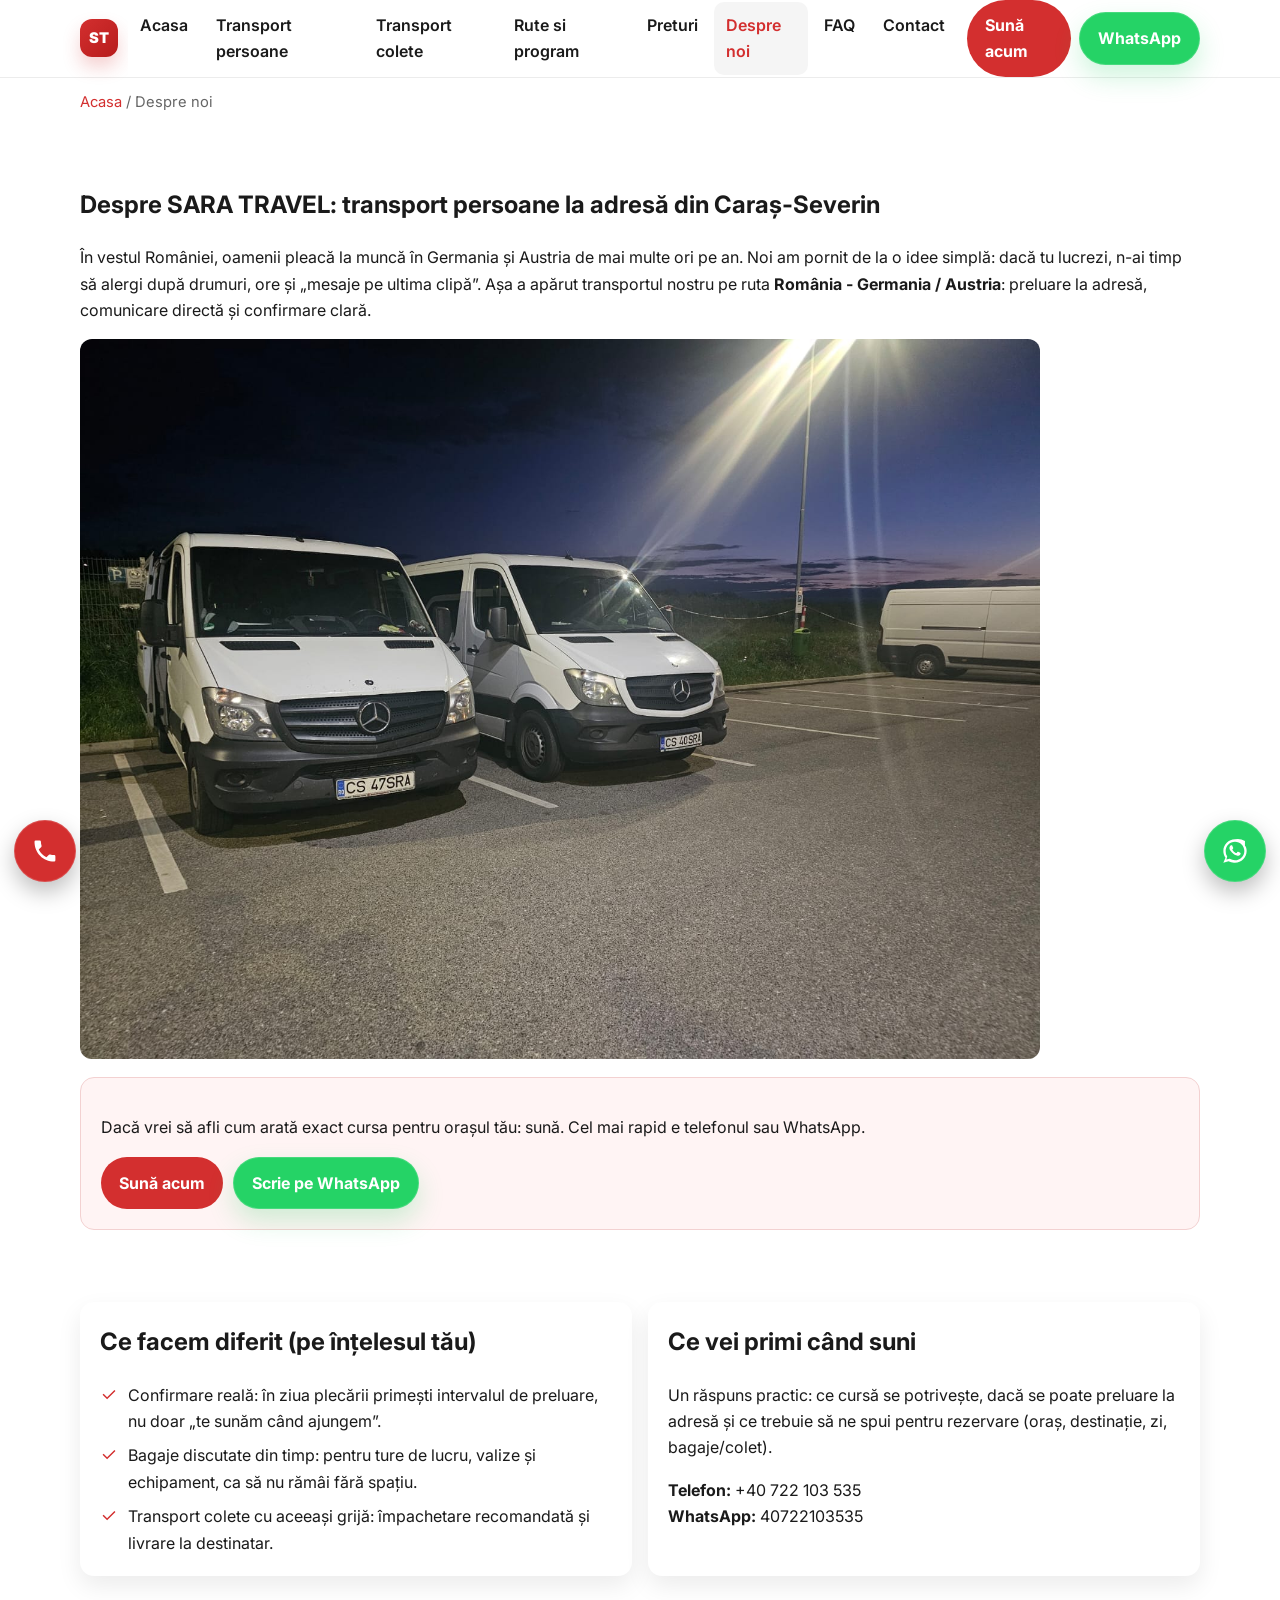
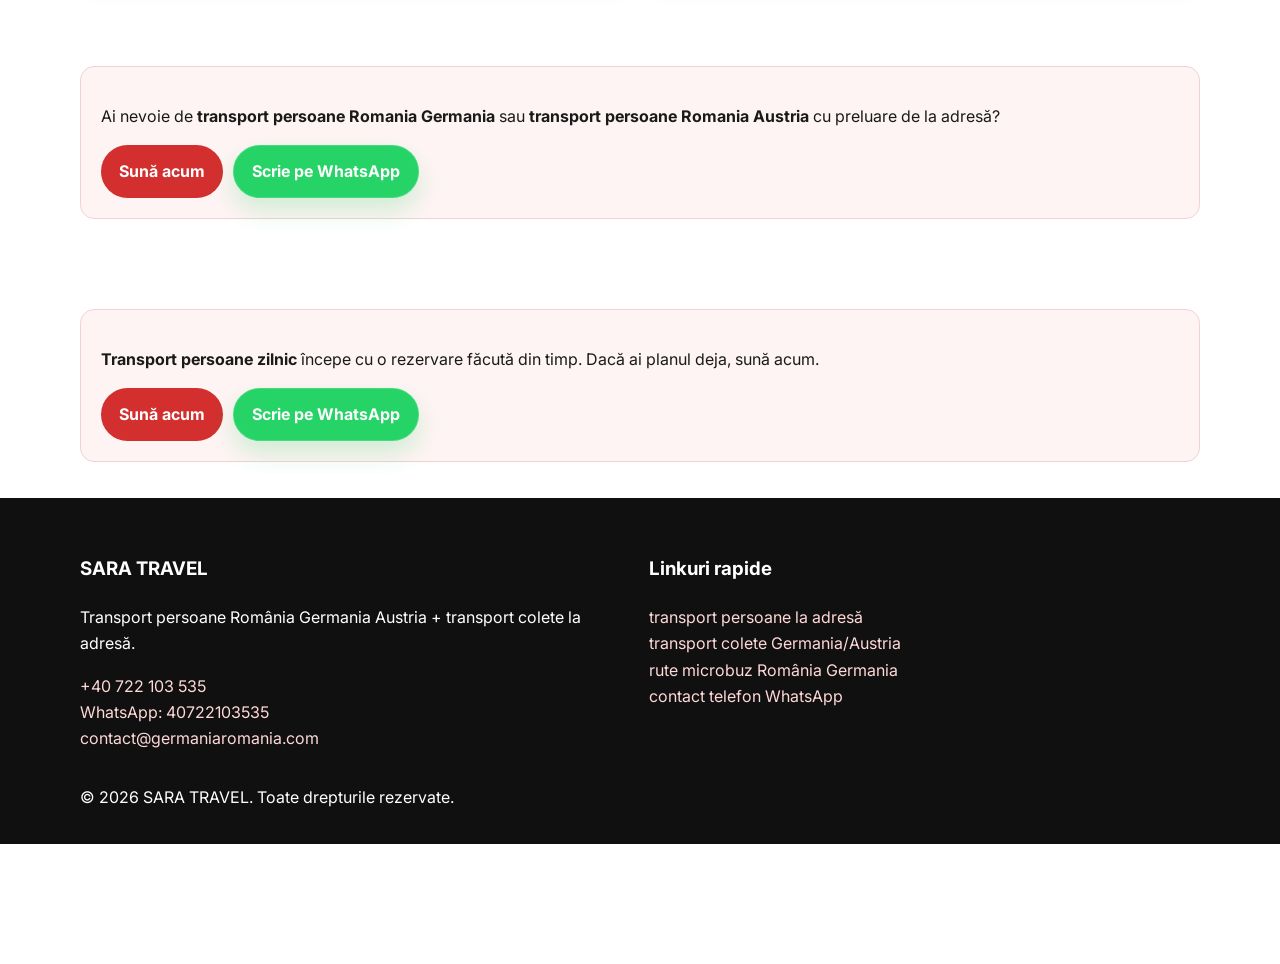
<file: despre-noi.html>
<!doctype html>
<html lang="ro">

<head>
  <!-- Google Tag Manager -->
  <script>(function (w, d, s, l, i) {
      w[l] = w[l] || []; w[l].push({
        'gtm.start':
          new Date().getTime(), event: 'gtm.js'
      }); var f = d.getElementsByTagName(s)[0],
        j = d.createElement(s), dl = l != 'dataLayer' ? '&l=' + l : ''; j.async = true; j.src =
          'https://www.googletagmanager.com/gtm.js?id=' + i + dl; f.parentNode.insertBefore(j, f);
    })(window, document, 'script', 'dataLayer', 'GTM-KZT7G4TG');</script>
  <!-- End Google Tag Manager -->
  <meta charset="utf-8">
  <meta name="viewport" content="width=device-width, initial-scale=1">
  <meta name="theme-color" content="#D32F2F">
  <meta name="robots" content="index, follow, max-snippet:-1, max-image-preview:large">

  <title>Despre noi SARA TRAVEL | Transport persoane zilnic & colete</title>
  <meta name="description"
    content="Povestea SARA TRAVEL: transport persoane la adresă din Caraș-Severin spre Germania și Austria, plus transport colete. Comunicăm direct, fără drumuri inutile.">
  <link rel="canonical" href="https://www.germaniaromania.com/despre-noi.html">

  <meta property="og:type" content="website">
  <meta property="og:title" content="Despre noi SARA TRAVEL | Transport persoane zilnic & colete">
  <meta property="og:description"
    content="Povestea SARA TRAVEL și modul nostru de lucru pe ruta România Germania/Austria. Rezervare la telefon sau WhatsApp.">
  <meta property="og:url" content="https://www.germaniaromania.com/despre-noi.html">
  <meta property="og:image" content="https://www.germaniaromania.com/images/og-image.jpg">
  <meta name="twitter:card" content="summary_large_image">
  <meta name="twitter:title" content="Despre noi SARA TRAVEL | Transport persoane zilnic & colete">
  <meta name="twitter:description"
    content="Cum lucrăm pe ruta România Germania/Austria. Preluare la adresă și comunicare directă.">
  <meta name="twitter:image" content="https://www.germaniaromania.com/images/og-image.jpg">

  <link rel="preconnect" href="https://fonts.googleapis.com">
  <link rel="preconnect" href="https://fonts.gstatic.com" crossorigin>
  <link href="https://fonts.googleapis.com/css2?family=Inter:wght@400;500;600;700;800&display=swap" rel="stylesheet">

  <link rel="manifest" href="site.webmanifest">
  <link rel="stylesheet" href="css/style.css">
  <script defer src="js/script.js"></script>

  <script type="application/ld+json">
  {
    "@context": "https://schema.org",
    "@graph": [
      {
        "@type": "BreadcrumbList",
        "itemListElement": [
          {"@type":"ListItem","position":1,"name":"Acasa","item":"https://www.germaniaromania.com/"},
          {"@type":"ListItem","position":2,"name":"Despre noi","item":"https://www.germaniaromania.com/despre-noi.html"}
        ]
      },
      {
        "@type": "Organization",
        "name": "SARA TRAVEL",
        "url": "https://www.germaniaromania.com/",
        "contactPoint": {
          "@type": "ContactPoint",
          "telephone": "+40722103535",
          "contactType": "customer service",
          "availableLanguage": ["Romanian","German"]
        }
      }
    ]
  }
  </script>
</head>

<body>
  <!-- Google Tag Manager (noscript) -->
  <noscript><iframe src="https://www.googletagmanager.com/ns.html?id=GTM-KZT7G4TG" height="0" width="0"
      style="display:none;visibility:hidden"></iframe></noscript>
  <!-- End Google Tag Manager (noscript) -->
  <a class="skip-link" href="#continut">Sari la continut</a>

  <header class="site-header">
    <div class="container header-inner">
      <a class="brand-clean" href="index.html" aria-label="SARA TRAVEL - Acasa">
        <span class="mark" aria-hidden="true">ST</span>
      </a>

      <button class="nav-toggle" data-nav-toggle aria-expanded="false" aria-controls="main-nav"
        aria-label="Deschide meniul">
        <svg viewBox="0 0 24 24" fill="none" stroke="currentColor" stroke-width="2">
          <path d="M3 6h18M3 12h18M3 18h18" />
        </svg>
      </button>

      <nav class="main-nav" id="main-nav" data-nav>
        <ul>
          <li><a href="index.html">Acasa</a></li>
          <li><a href="transport-persoane.html">Transport persoane</a></li>
          <li><a href="transport-colete.html">Transport colete</a></li>
          <li><a href="rute-si-program.html">Rute si program</a></li>
          <li><a href="preturi.html">Preturi</a></li>
          <li><a href="despre-noi.html" class="active">Despre noi</a></li>
          <li><a href="intrebari-frecvente.html">FAQ</a></li>
          <li><a href="contact.html">Contact</a></li>
        </ul>
      </nav>

      <div class="header-cta">
        <a class="btn btn-primary" href="tel:+40722103535" aria-label="Sună acum">Sună acum</a>
        <a class="btn btn-whatsapp"
          href="https://wa.me/40722103535?text=As%20dori%20sa%20aflu%20mai%20multe%20despre%20cum%20lucrati%20pe%20ruta%20Rom%C3%A2nia%20Germania%20Austria"
          aria-label="Scrie pe WhatsApp">WhatsApp</a>
      </div>
    </div>
  </header>

  <main class="container" id="continut">
    <p class="breadcrumb"><a href="index.html">Acasa</a> / Despre noi</p>

    <section>
      <h1>Despre SARA TRAVEL: transport persoane la adresă din Caraș-Severin</h1>
      <p>În vestul României, oamenii pleacă la muncă în Germania și Austria de mai multe ori pe an. Noi am pornit de la
        o idee simplă: dacă tu lucrezi, n-ai timp să alergi după drumuri, ore și „mesaje pe ultima clipă”. Așa a apărut
        transportul nostru pe ruta <strong>România - Germania / Austria</strong>: preluare la adresă, comunicare directă
        și confirmare clară.</p>

      <img src="images/sofer.jpg" loading="lazy" width="960" height="640"
        alt="Șofer SARA TRAVEL pregătit pentru cursa România Germania Austria">

      <div class="cta-strip">
        <p>Dacă vrei să afli cum arată exact cursa pentru orașul tău: sună. Cel mai rapid e telefonul sau WhatsApp.</p>
        <div class="cta-actions">
          <a class="btn btn-primary" href="tel:+40722103535">Sună acum</a>
          <a class="btn btn-whatsapp"
            href="https://wa.me/40722103535?text=Vreau%20detalii%20pentru%20ruta%20%3A%20oras%20plecare%20%2B%20destinatie"
            aria-label="Scrie pe WhatsApp pentru detalii">Scrie pe WhatsApp</a>
        </div>
      </div>
    </section>

    <section class="card-grid">
      <article class="card">
        <h2>Ce facem diferit (pe înțelesul tău)</h2>
        <ul class="list-check">
          <li><svg viewBox="0 0 24 24" fill="currentColor" aria-hidden="true">
              <path d="M9.5 16.2L4.8 11.5l-1.4 1.4 6.1 6.1L20.6 7.9l-1.4-1.4z" />
            </svg><span>Confirmare reală: în ziua plecării primești intervalul de preluare, nu doar „te sunăm când
              ajungem”.</span></li>
          <li><svg viewBox="0 0 24 24" fill="currentColor" aria-hidden="true">
              <path d="M9.5 16.2L4.8 11.5l-1.4 1.4 6.1 6.1L20.6 7.9l-1.4-1.4z" />
            </svg><span>Bagaje discutate din timp: pentru ture de lucru, valize și echipament, ca să nu rămâi fără
              spațiu.</span></li>
          <li><svg viewBox="0 0 24 24" fill="currentColor" aria-hidden="true">
              <path d="M9.5 16.2L4.8 11.5l-1.4 1.4 6.1 6.1L20.6 7.9l-1.4-1.4z" />
            </svg><span>Transport colete cu aceeași grijă: împachetare recomandată și livrare la destinatar.</span></li>
        </ul>
      </article>

      <article class="card">
        <h2>Ce vei primi când suni</h2>
        <p>Un răspuns practic: ce cursă se potrivește, dacă se poate preluare la adresă și ce trebuie să ne spui pentru
          rezervare (oraș, destinație, zi, bagaje/colet).</p>
        <p><strong>Telefon:</strong> +40 722 103 535<br><strong>WhatsApp:</strong> 40722103535</p>
      </article>
    </section>

    <section>
      <div class="cta-strip">
        <p>Ai nevoie de <strong>transport persoane Romania Germania</strong> sau <strong>transport persoane Romania
            Austria</strong> cu preluare de la adresă?</p>
        <div class="cta-actions">
          <a class="btn btn-primary" href="tel:+40722103535">Sună acum</a>
          <a class="btn btn-whatsapp"
            href="https://wa.me/40722103535?text=Vreau%20transport%20persoane%20Romania%20Germania%20sau%20Austria%20cu%20preluare%20la%20adresa"
            aria-label="Scrie pe WhatsApp">Scrie pe WhatsApp</a>
        </div>
      </div>
    </section>

    <section>
      <div class="cta-strip">
        <p><strong>Transport persoane zilnic</strong> începe cu o rezervare făcută din timp. Dacă ai planul deja, sună
          acum.</p>
        <div class="cta-actions">
          <a class="btn btn-primary" href="tel:+40722103535">Sună acum</a>
          <a class="btn btn-whatsapp"
            href="https://wa.me/40722103535?text=Vreau%20rezervare%20transport%20persoane%20zilnic%20Rom%C3%A2nia%20Germania%20Austria"
            aria-label="Scrie pe WhatsApp pentru rezervare">Scrie pe WhatsApp</a>
        </div>
      </div>
    </section>
  </main>

  <footer class="site-footer">
    <div class="container footer-grid">
      <section>
        <h3>SARA TRAVEL</h3>
        <p>Transport persoane România Germania Austria + transport colete la adresă.</p>
        <p><a href="tel:+40722103535">+40 722 103 535</a><br><a href="https://wa.me/40722103535">WhatsApp:
            40722103535</a><br><a href="mailto:contact@germaniaromania.com">contact@germaniaromania.com</a></p>
      </section>
      <section>
        <h3>Linkuri rapide</h3>
        <p>
          <a href="transport-persoane.html">transport persoane la adresă</a><br>
          <a href="transport-colete.html">transport colete Germania/Austria</a><br>
          <a href="rute-si-program.html">rute microbuz România Germania</a><br>
          <a href="contact.html">contact telefon WhatsApp</a>
        </p>
      </section>
    </div>
    <div class="container">
      <p>&copy; 2026 SARA TRAVEL. Toate drepturile rezervate.</p>
    </div>
  </footer>

  <div class="floating-actions" aria-hidden="false">
    <a class="floating-btn floating-call" href="tel:+40722103535" aria-label="Sună acum">
      <svg viewBox="0 0 24 24" fill="currentColor" aria-hidden="true">
        <path
          d="M6.6 10.8a15.1 15.1 0 006.6 6.6l2.2-2.2a1 1 0 011-.24c1.1.37 2.3.56 3.5.56a1 1 0 011 1V20a1 1 0 01-1 1C10.4 21 3 13.6 3 4a1 1 0 011-1h3.5a1 1 0 011 1c0 1.2.19 2.4.56 3.5a1 1 0 01-.24 1L6.6 10.8z" />
      </svg>
    </a>
    <a class="floating-btn floating-wa"
      href="https://wa.me/40722103535?text=Intrebari%20despre%20transport%20Rom%C3%A2nia%20Germania%20Austria"
      aria-label="Scrie pe WhatsApp">
      <svg viewBox="0 0 24 24" fill="currentColor" aria-hidden="true">
        <path
          d="M20.52 3.48A11.86 11.86 0 0012 2C6.48 2 2 6.48 2 12c0 2.1.65 4.1 1.86 5.79L2 22l4.43-1.17A9.93 9.93 0 0012 22c5.52 0 10-4.48 10-10 0-1.96-.57-3.86-1.48-4.52zM12 20c-1.62 0-3.14-.46-4.44-1.26l-.3-.19-2.63.7.7-2.56-.2-.32A7.98 7.98 0 014 12c0-4.41 3.59-8 8-8s8 3.59 8 8-3.59 8-8 8zm4.42-6.6c-.24-.12-1.42-.7-1.64-.78-.22-.08-.38-.12-.54.12-.16.24-.62.78-.76.94-.14.16-.28.18-.52.06-.24-.12-1-.37-1.9-1.17-.7-.62-1.17-1.38-1.31-1.62-.14-.24-.01-.37.11-.49.11-.12.24-.28.36-.42.12-.14.16-.24.24-.4.08-.16.04-.3-.02-.42-.06-.12-.54-1.26-.74-1.72-.19-.46-.39-.39-.54-.39h-.46c-.16 0-.42.06-.64.3-.22.24-.84.82-.84 2 0 1.18.86 2.32.98 2.48.12.16 1.66 2.54 4.02 3.56.56.24 1 .38 1.34.49.56.18 1.07.15 1.48.09.46-.07 1.42-.58 1.62-1.14.2-.56.2-1.03.14-1.14-.06-.12-.22-.18-.46-.3z" />
      </svg>
    </a>
  </div>
</body>

</html>
</file>
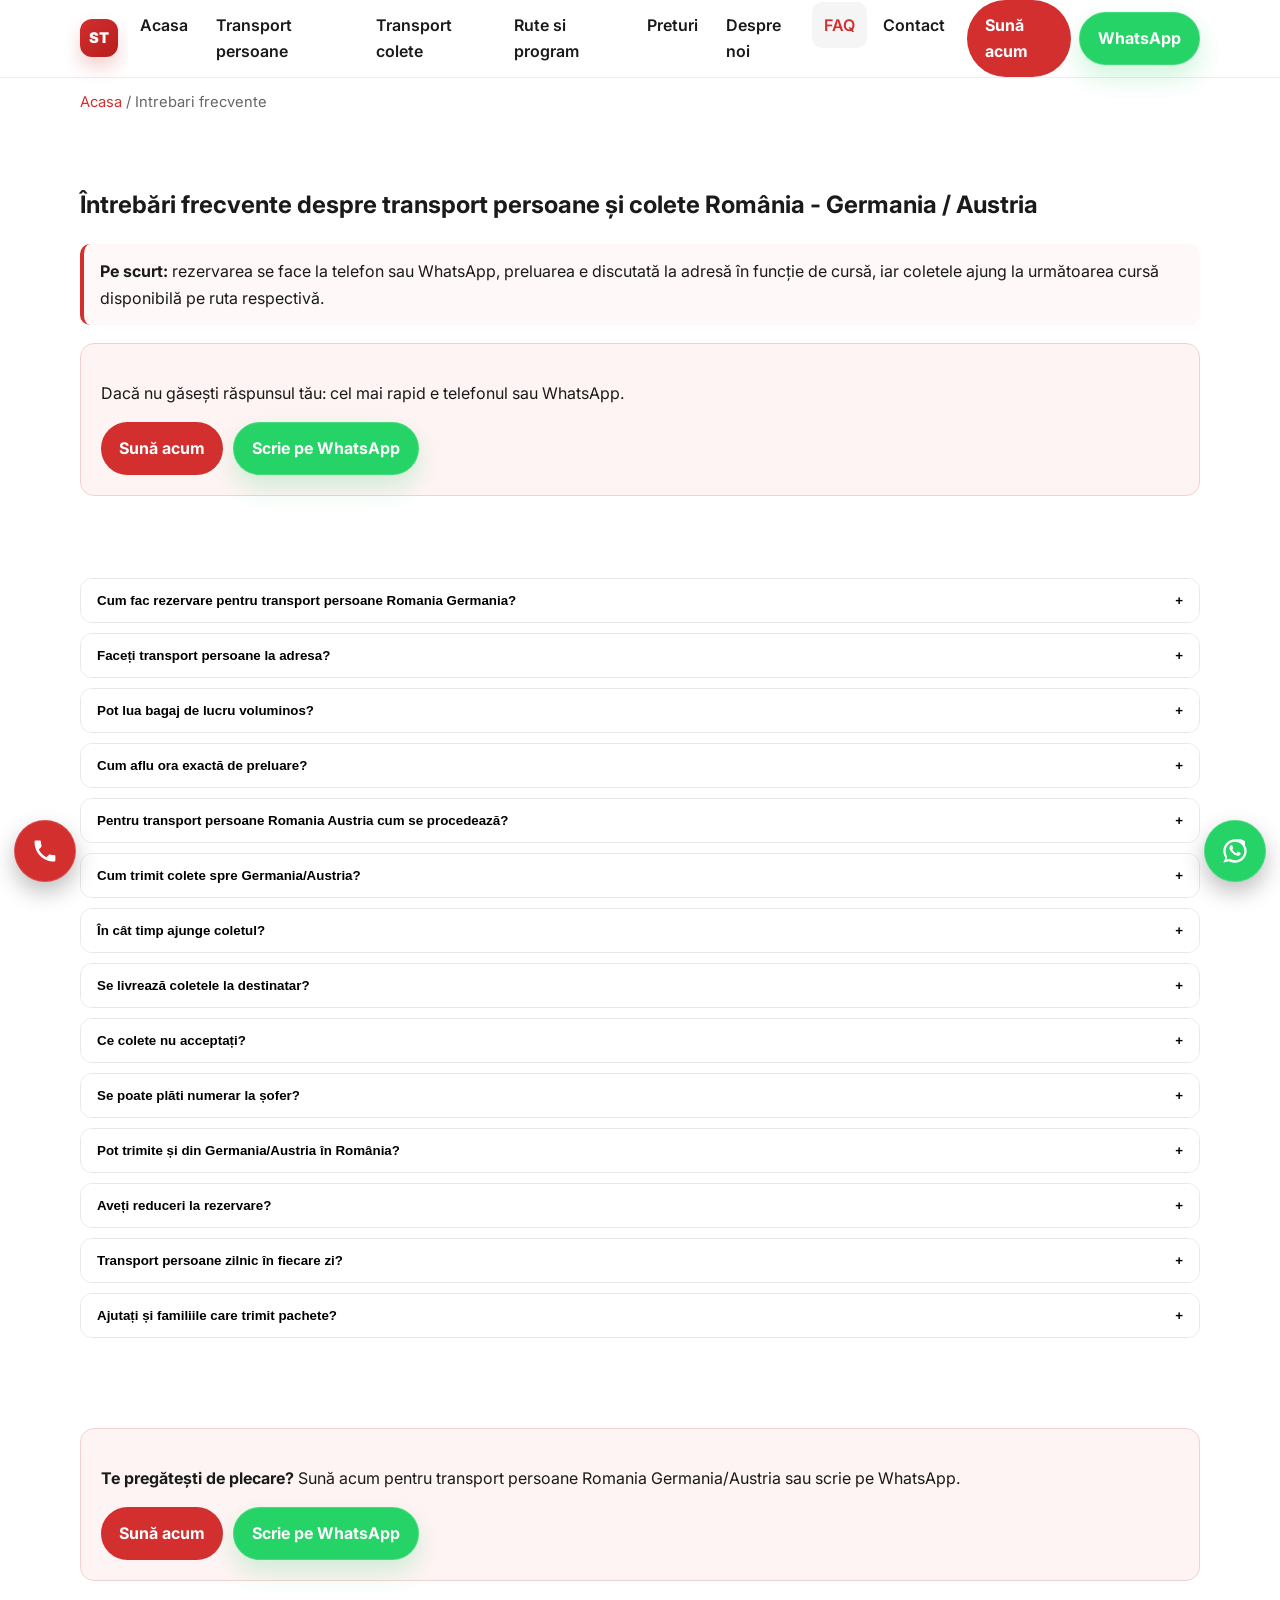
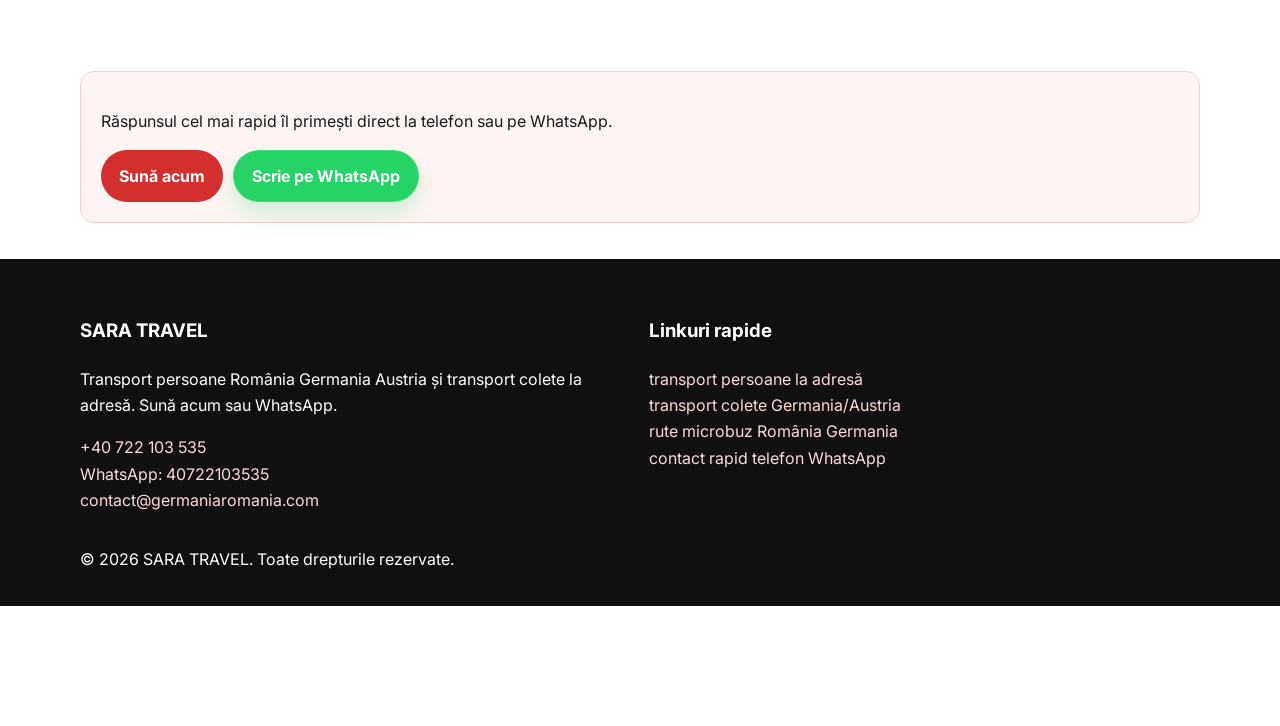
<file: intrebari-frecvente.html>
<!-- Placeholders de inlocuit (daca apar): adresa/coordonate. Restul e setat: SARA TRAVEL, germaniaromania.com, plecari din Caraș-Severin. -->
<!doctype html>
<html lang="ro">
<head>
  <!-- Google Tag Manager -->
  <script>(function(w,d,s,l,i){w[l]=w[l]||[];w[l].push({'gtm.start':
  new Date().getTime(),event:'gtm.js'});var f=d.getElementsByTagName(s)[0],
  j=d.createElement(s),dl=l!='dataLayer'?'&l='+l:'';j.async=true;j.src=
  'https://www.googletagmanager.com/gtm.js?id='+i+dl;f.parentNode.insertBefore(j,f);
  })(window,document,'script','dataLayer','GTM-KZT7G4TG');</script>
  <!-- End Google Tag Manager -->
  <meta charset="utf-8">
  <meta name="viewport" content="width=device-width, initial-scale=1">
  <meta name="theme-color" content="#D32F2F">
  <meta name="robots" content="index, follow, max-snippet:-1, max-image-preview:large">

  <title>Întrebări frecvente transport persoane și colete | SARA TRAVEL</title>
  <meta name="description" content="Răspunsuri scurte pentru transport persoane România Germania/Austria și transport colete: rezervare, bagaje, timp de livrare, plata. Sună sau WhatsApp.">
  <link rel="canonical" href="https://www.germaniaromania.com/intrebari-frecvente.html">

  <meta property="og:type" content="website">
  <meta property="og:title" content="Întrebări frecvente transport persoane și colete | SARA TRAVEL">
  <meta property="og:description" content="Întrebări despre curse microbuz România Germania/Austria și transport colete la adresă. Răspunsuri clare, direct pe telefon sau WhatsApp.">
  <meta property="og:url" content="https://www.germaniaromania.com/intrebari-frecvente.html">
  <meta property="og:image" content="https://www.germaniaromania.com/images/og-image.jpg">
  <meta name="twitter:card" content="summary_large_image">
  <meta name="twitter:title" content="Întrebări frecvente transport persoane și colete | SARA TRAVEL">
  <meta name="twitter:description" content="FAQ transport persoane și colete: rezervare, bagaje, livrare, plata. Sună acum sau scrie pe WhatsApp.">
  <meta name="twitter:image" content="https://www.germaniaromania.com/images/og-image.jpg">

  <link rel="preconnect" href="https://fonts.googleapis.com">
  <link rel="preconnect" href="https://fonts.gstatic.com" crossorigin>
  <link href="https://fonts.googleapis.com/css2?family=Inter:wght@400;500;600;700;800&display=swap" rel="stylesheet">

  <link rel="manifest" href="site.webmanifest">
  <link rel="stylesheet" href="css/style.css">
  <script defer src="js/script.js"></script>

  <script type="application/ld+json">
  {
    "@context": "https://schema.org",
    "@type": "FAQPage",
    "mainEntity": [
      {"@type":"Question","name":"Cum fac rezervare pentru transport persoane Romania Germania?","acceptedAnswer":{"@type":"Answer","text":"Suni sau scrii pe WhatsApp. Spui localitatea de plecare (ex. Caraș-Severin), destinația (Germania/Austria) și aproximativ ziua. Îți confirmăm cursa și intervalul de preluare."}},
      {"@type":"Question","name":"Faceți transport persoane la adresa?","acceptedAnswer":{"@type":"Answer","text":"Da, preluarea la adresă se discută în funcție de ruta cursei. Dacă localitatea e puțin în afara listei, îți propunem o oprire apropiată sau variantă compatibilă."}},
      {"@type":"Question","name":"Pot lua bagaj de lucru voluminos (scule, valize)?","acceptedAnswer":{"@type":"Answer","text":"Da, dar spune-ne dinainte câte bagaje ai și ce volum au. Organizăm spațiul în microbuz ca să nu apară probleme la plecare."}},
      {"@type":"Question","name":"Cum aflu ora exactă de preluare?","acceptedAnswer":{"@type":"Answer","text":"În ziua plecării primești apel sau mesaj cu intervalul estimat. Pentru organizare, comunicarea se face direct prin telefon/WhatsApp."}},
      {"@type":"Question","name":"Pentru transport persoane Romania Austria cum se procedează?","acceptedAnswer":{"@type":"Answer","text":"La fel: localitatea, destinația în Austria (Viena, Linz, Graz etc.) și ziua aproximativă. Îți confirmăm cursa potrivită și intervalul."}},
      {"@type":"Question","name":"Cum trimit colete spre Germania sau Austria?","acceptedAnswer":{"@type":"Answer","text":"Îți spunem pe WhatsApp/telefon ce date avem nevoie: localitate de plecare, destinație și greutatea aproximativă. Apoi confirmăm oferta și programăm ridicarea la adresă."}},
      {"@type":"Question","name":"În cât timp ajunge coletul?","acceptedAnswer":{"@type":"Answer","text":"De regulă ajunge la următoarea cursă disponibilă pe ruta respectivă. Timpul exact se confirmă la rezervare și depinde de destinație."}},
      {"@type":"Question","name":"Se livrează coletele la destinatar, nu doar la punct?","acceptedAnswer":{"@type":"Answer","text":"Da, în zona rutelor facem livrare la destinatar și comunicăm intervalul. Dacă zona e mai departe, verificăm varianta cea mai bună înainte."}},
      {"@type":"Question","name":"Ce fel de colete nu acceptați?","acceptedAnswer":{"@type":"Answer","text":"Nu transportăm produse interzise sau periculoase. Dacă nu ești sigur(ă), trimite descriere + poze pe WhatsApp și îți confirmăm rapid."}},
      {"@type":"Question","name":"Se poate plăti numerar la șofer?","acceptedAnswer":{"@type":"Answer","text":"Da, pentru transport persoane și pentru multe colete se poate plăti numerar la șofer sau prin transfer, în funcție de înțelegere."}},
      {"@type":"Question","name":"Pot trimite și din Germania/Austria în România?","acceptedAnswer":{"@type":"Answer","text":"Da, transportăm colete și în sens invers. Spune-ne unde e plecarea și greutatea aproximativă, iar noi confirmăm cursa."}},
      {"@type":"Question","name":"Aveți reduceri la rezervare?","acceptedAnswer":{"@type":"Answer","text":"Da, în funcție de disponibilitate. Recomandăm rezervarea din timp, mai ales în perioadele de tura și sărbători."}},
      {"@type":"Question","name":"Transport persoane zilnic în fiecare zi?","acceptedAnswer":{"@type":"Answer","text":"Avem plecări programate pe rută, iar în perioadele de vârf planul poate include și zile suplimentare. Confirmarea exactă se face la telefon/WhatsApp."}},
      {"@type":"Question","name":"Aveți suport și pentru familiile care trimit pachete?","acceptedAnswer":{"@type":"Answer","text":"Da. Îți spunem cum să împachetezi și cum să scrii adresa destinatarului. Când e nevoie, te ajutăm să sincronizezi predarea."}}
    ]
  }
  </script>
</head>
<body>
  <!-- Google Tag Manager (noscript) -->
  <noscript><iframe src="https://www.googletagmanager.com/ns.html?id=GTM-KZT7G4TG"
  height="0" width="0" style="display:none;visibility:hidden"></iframe></noscript>
  <!-- End Google Tag Manager (noscript) -->
<a class="skip-link" href="#continut">Sari la continut</a>

<header class="site-header">
  <div class="container header-inner">
    <a class="brand-clean" href="index.html" aria-label="SARA TRAVEL - Acasa">
      <span class="mark" aria-hidden="true">ST</span>
    </a>

    <button class="nav-toggle" data-nav-toggle aria-expanded="false" aria-controls="main-nav" aria-label="Deschide meniul">
      <svg viewBox="0 0 24 24" fill="none" stroke="currentColor" stroke-width="2"><path d="M3 6h18M3 12h18M3 18h18"/></svg>
    </button>

    <nav class="main-nav" id="main-nav" data-nav>
      <ul>
        <li><a href="index.html">Acasa</a></li>
        <li><a href="transport-persoane.html">Transport persoane</a></li>
        <li><a href="transport-colete.html">Transport colete</a></li>
        <li><a href="rute-si-program.html">Rute si program</a></li>
        <li><a href="preturi.html">Preturi</a></li>
        <li><a href="despre-noi.html">Despre noi</a></li>
        <li><a href="intrebari-frecvente.html" class="active">FAQ</a></li>
        <li><a href="contact.html">Contact</a></li>
      </ul>
    </nav>

    <div class="header-cta">
      <a class="btn btn-primary" href="tel:+40722103535" aria-label="Sună acum">Sună acum</a>
      <a class="btn btn-whatsapp" href="https://wa.me/40722103535?text=Am%20o%20intrebare%20despre%20transport%20(transport%20persoane%20%2F%20colet)" aria-label="Scrie pe WhatsApp">WhatsApp</a>
    </div>
  </div>
</header>

<main class="container" id="continut">
  <p class="breadcrumb"><a href="index.html">Acasa</a> / Intrebari frecvente</p>

  <section>
    <h1>Întrebări frecvente despre transport persoane și colete România - Germania / Austria</h1>

    <div class="summary-box">
      <strong>Pe scurt:</strong> rezervarea se face la telefon sau WhatsApp, preluarea e discutată la adresă în funcție de cursă, iar coletele ajung la următoarea cursă disponibilă pe ruta respectivă.
    </div>

    <div class="cta-strip">
      <p>Dacă nu găsești răspunsul tău: cel mai rapid e telefonul sau WhatsApp.</p>
      <div class="cta-actions">
        <a class="btn btn-primary" href="tel:+40722103535">Sună acum</a>
        <a class="btn btn-whatsapp" href="https://wa.me/40722103535?text=Am%20o%20intrebare%20(FAQ)%20despre%20transport%20Romania%20Germania%20Austria" aria-label="Scrie pe WhatsApp">Scrie pe WhatsApp</a>
      </div>
    </div>
  </section>

  <section>
    <div class="faq-item">
      <button class="faq-question" aria-expanded="false" aria-controls="f1">Cum fac rezervare pentru transport persoane Romania Germania?<span>+</span></button>
      <div class="faq-answer" id="f1" hidden><p>Suni sau scrii pe WhatsApp. Spui localitatea de plecare, destinația și aproximativ ziua. Îți confirmăm cursa și intervalul de preluare.</p></div>
    </div>

    <div class="faq-item">
      <button class="faq-question" aria-expanded="false" aria-controls="f2">Faceți transport persoane la adresa?<span>+</span></button>
      <div class="faq-answer" id="f2" hidden><p>Da, preluarea la adresă se discută în funcție de ruta cursei. Dacă localitatea e puțin în afara listei, îți propunem o oprire apropiată sau variantă compatibilă.</p></div>
    </div>

    <div class="faq-item">
      <button class="faq-question" aria-expanded="false" aria-controls="f3">Pot lua bagaj de lucru voluminos?<span>+</span></button>
      <div class="faq-answer" id="f3" hidden><p>Da, dar spune-ne dinainte câte bagaje ai și ce volum au. Organizăm spațiul în microbuz ca să nu apară probleme la plecare.</p></div>
    </div>

    <div class="faq-item">
      <button class="faq-question" aria-expanded="false" aria-controls="f4">Cum aflu ora exactă de preluare?<span>+</span></button>
      <div class="faq-answer" id="f4" hidden><p>În ziua plecării primești apel sau mesaj cu intervalul estimat. Comunicarea se face direct prin telefon/WhatsApp.</p></div>
    </div>

    <div class="faq-item">
      <button class="faq-question" aria-expanded="false" aria-controls="f5">Pentru transport persoane Romania Austria cum se procedează?<span>+</span></button>
      <div class="faq-answer" id="f5" hidden><p>La fel: localitatea, destinația în Austria și ziua aproximativă. Îți confirmăm cursa potrivită și intervalul.</p></div>
    </div>

    <div class="faq-item">
      <button class="faq-question" aria-expanded="false" aria-controls="f6">Cum trimit colete spre Germania/Austria?<span>+</span></button>
      <div class="faq-answer" id="f6" hidden><p>Spui localitatea de plecare, destinația și greutatea aproximativă. Confirmăm oferta și programăm ridicarea la adresă.</p></div>
    </div>

    <div class="faq-item">
      <button class="faq-question" aria-expanded="false" aria-controls="f7">În cât timp ajunge coletul?<span>+</span></button>
      <div class="faq-answer" id="f7" hidden><p>De regulă ajunge la următoarea cursă disponibilă pe ruta respectivă. Timpul exact se confirmă la rezervare.</p></div>
    </div>

    <div class="faq-item">
      <button class="faq-question" aria-expanded="false" aria-controls="f8">Se livrează coletele la destinatar?<span>+</span></button>
      <div class="faq-answer" id="f8" hidden><p>Da, în zona rutelor facem livrare la destinatar. Dacă zona e mai departe, verificăm înainte.</p></div>
    </div>

    <div class="faq-item">
      <button class="faq-question" aria-expanded="false" aria-controls="f9">Ce colete nu acceptați?<span>+</span></button>
      <div class="faq-answer" id="f9" hidden><p>Nu transportăm produse interzise sau periculoase. Dacă nu știi sigur, trimite descriere + poze pe WhatsApp.</p></div>
    </div>

    <div class="faq-item">
      <button class="faq-question" aria-expanded="false" aria-controls="f10">Se poate plăti numerar la șofer?<span>+</span></button>
      <div class="faq-answer" id="f10" hidden><p>Da. În multe cazuri se poate plăti numerar la șofer; alternativ, prin transfer, în funcție de înțelegere.</p></div>
    </div>

    <div class="faq-item">
      <button class="faq-question" aria-expanded="false" aria-controls="f11">Pot trimite și din Germania/Austria în România?<span>+</span></button>
      <div class="faq-answer" id="f11" hidden><p>Da, transportăm colete și în sens invers. Spune plecarea și greutatea aproximativă.</p></div>
    </div>

    <div class="faq-item">
      <button class="faq-question" aria-expanded="false" aria-controls="f12">Aveți reduceri la rezervare?<span>+</span></button>
      <div class="faq-answer" id="f12" hidden><p>În funcție de disponibilitate. Rezervarea din timp te ajută să prinzi locurile mai bune.</p></div>
    </div>

    <div class="faq-item">
      <button class="faq-question" aria-expanded="false" aria-controls="f13">Transport persoane zilnic în fiecare zi?<span>+</span></button>
      <div class="faq-answer" id="f13" hidden><p>Avem plecări programate pe rută; în perioadele de vârf planul poate include și zile suplimentare. Confirmarea exactă se face telefonic.</p></div>
    </div>

    <div class="faq-item">
      <button class="faq-question" aria-expanded="false" aria-controls="f14">Ajutați și familiile care trimit pachete?<span>+</span></button>
      <div class="faq-answer" id="f14" hidden><p>Da: îți spunem cum să împachetezi și cum să scrii adresa destinatarului. Dacă apar schimbări, te anunțăm.</p></div>
    </div>
  </section>

  <section>
    <div class="cta-strip">
      <p><strong>Te pregătești de plecare?</strong> Sună acum pentru transport persoane Romania Germania/Austria sau scrie pe WhatsApp.</p>
      <div class="cta-actions">
        <a class="btn btn-primary" href="tel:+40722103535">Sună acum</a>
        <a class="btn btn-whatsapp" href="https://wa.me/40722103535?text=Pregatesc%20plecarea%20-%20transport%20persoane%20Romania%20Germania%20Austria%20%28oras%20plecare%20%2B%20destinatie%29" aria-label="Scrie pe WhatsApp pentru plecare">Scrie pe WhatsApp</a>
      </div>
    </div>
  </section>

  <section>
    <div class="cta-strip">
      <p>Răspunsul cel mai rapid îl primești direct la telefon sau pe WhatsApp.</p>
      <div class="cta-actions">
        <a class="btn btn-primary" href="tel:+40722103535">Sună acum</a>
        <a class="btn btn-whatsapp" href="https://wa.me/40722103535?text=Vreau%20rezervare%20%28transport%20persoane%20%2F%20colet%29" aria-label="Rezervare pe WhatsApp">Scrie pe WhatsApp</a>
      </div>
    </div>
  </section>
</main>

<footer class="site-footer">
  <div class="container footer-grid">
    <section>
      <h3>SARA TRAVEL</h3>
      <p>Transport persoane România Germania Austria și transport colete la adresă. Sună acum sau WhatsApp.</p>
      <p><a href="tel:+40722103535">+40 722 103 535</a><br><a href="https://wa.me/40722103535">WhatsApp: 40722103535</a><br><a href="mailto:contact@germaniaromania.com">contact@germaniaromania.com</a></p>
    </section>
    <section>
      <h3>Linkuri rapide</h3>
      <p>
        <a href="transport-persoane.html">transport persoane la adresă</a><br>
        <a href="transport-colete.html">transport colete Germania/Austria</a><br>
        <a href="rute-si-program.html">rute microbuz România Germania</a><br>
        <a href="contact.html">contact rapid telefon WhatsApp</a>
      </p>
    </section>
  </div>
  <div class="container"><p>&copy; 2026 SARA TRAVEL. Toate drepturile rezervate.</p></div>
</footer>

<div class="floating-actions" aria-hidden="false">
  <a class="floating-btn floating-call" href="tel:+40722103535" aria-label="Sună acum">
    <svg viewBox="0 0 24 24" fill="currentColor" aria-hidden="true"><path d="M6.6 10.8a15.1 15.1 0 006.6 6.6l2.2-2.2a1 1 0 011-.24c1.1.37 2.3.56 3.5.56a1 1 0 011 1V20a1 1 0 01-1 1C10.4 21 3 13.6 3 4a1 1 0 011-1h3.5a1 1 0 011 1c0 1.2.19 2.4.56 3.5a1 1 0 01-.24 1L6.6 10.8z"/></svg>
  </a>
  <a class="floating-btn floating-wa" href="https://wa.me/40722103535?text=Am%20o%20intrebare%20despre%20transport%20Romania%20Germania%20Austria" aria-label="Scrie pe WhatsApp">
    <svg viewBox="0 0 24 24" fill="currentColor" aria-hidden="true"><path d="M20.52 3.48A11.86 11.86 0 0012 2C6.48 2 2 6.48 2 12c0 2.1.65 4.1 1.86 5.79L2 22l4.43-1.17A9.93 9.93 0 0012 22c5.52 0 10-4.48 10-10 0-1.96-.57-3.86-1.48-4.52zM12 20c-1.62 0-3.14-.46-4.44-1.26l-.3-.19-2.63.7.7-2.56-.2-.32A7.98 7.98 0 014 12c0-4.41 3.59-8 8-8s8 3.59 8 8-3.59 8-8 8zm4.42-6.6c-.24-.12-1.42-.7-1.64-.78-.22-.08-.38-.12-.54.12-.16.24-.62.78-.76.94-.14.16-.28.18-.52.06-.24-.12-1-.37-1.9-1.17-.7-.62-1.17-1.38-1.31-1.62-.14-.24-.01-.37.11-.49.11-.12.24-.28.36-.42.12-.14.16-.24.24-.4.08-.16.04-.3-.02-.42-.06-.12-.54-1.26-.74-1.72-.19-.46-.39-.39-.54-.39h-.46c-.16 0-.42.06-.64.3-.22.24-.84.82-.84 2 0 1.18.86 2.32.98 2.48.12.16 1.66 2.54 4.02 3.56.56.24 1 .38 1.34.49.56.18 1.07.15 1.48.09.46-.07 1.42-.58 1.62-1.14.2-.56.2-1.03.14-1.14-.06-.12-.22-.18-.46-.3z"/></svg>
  </a>
</div>
</body>
</html>
</file>
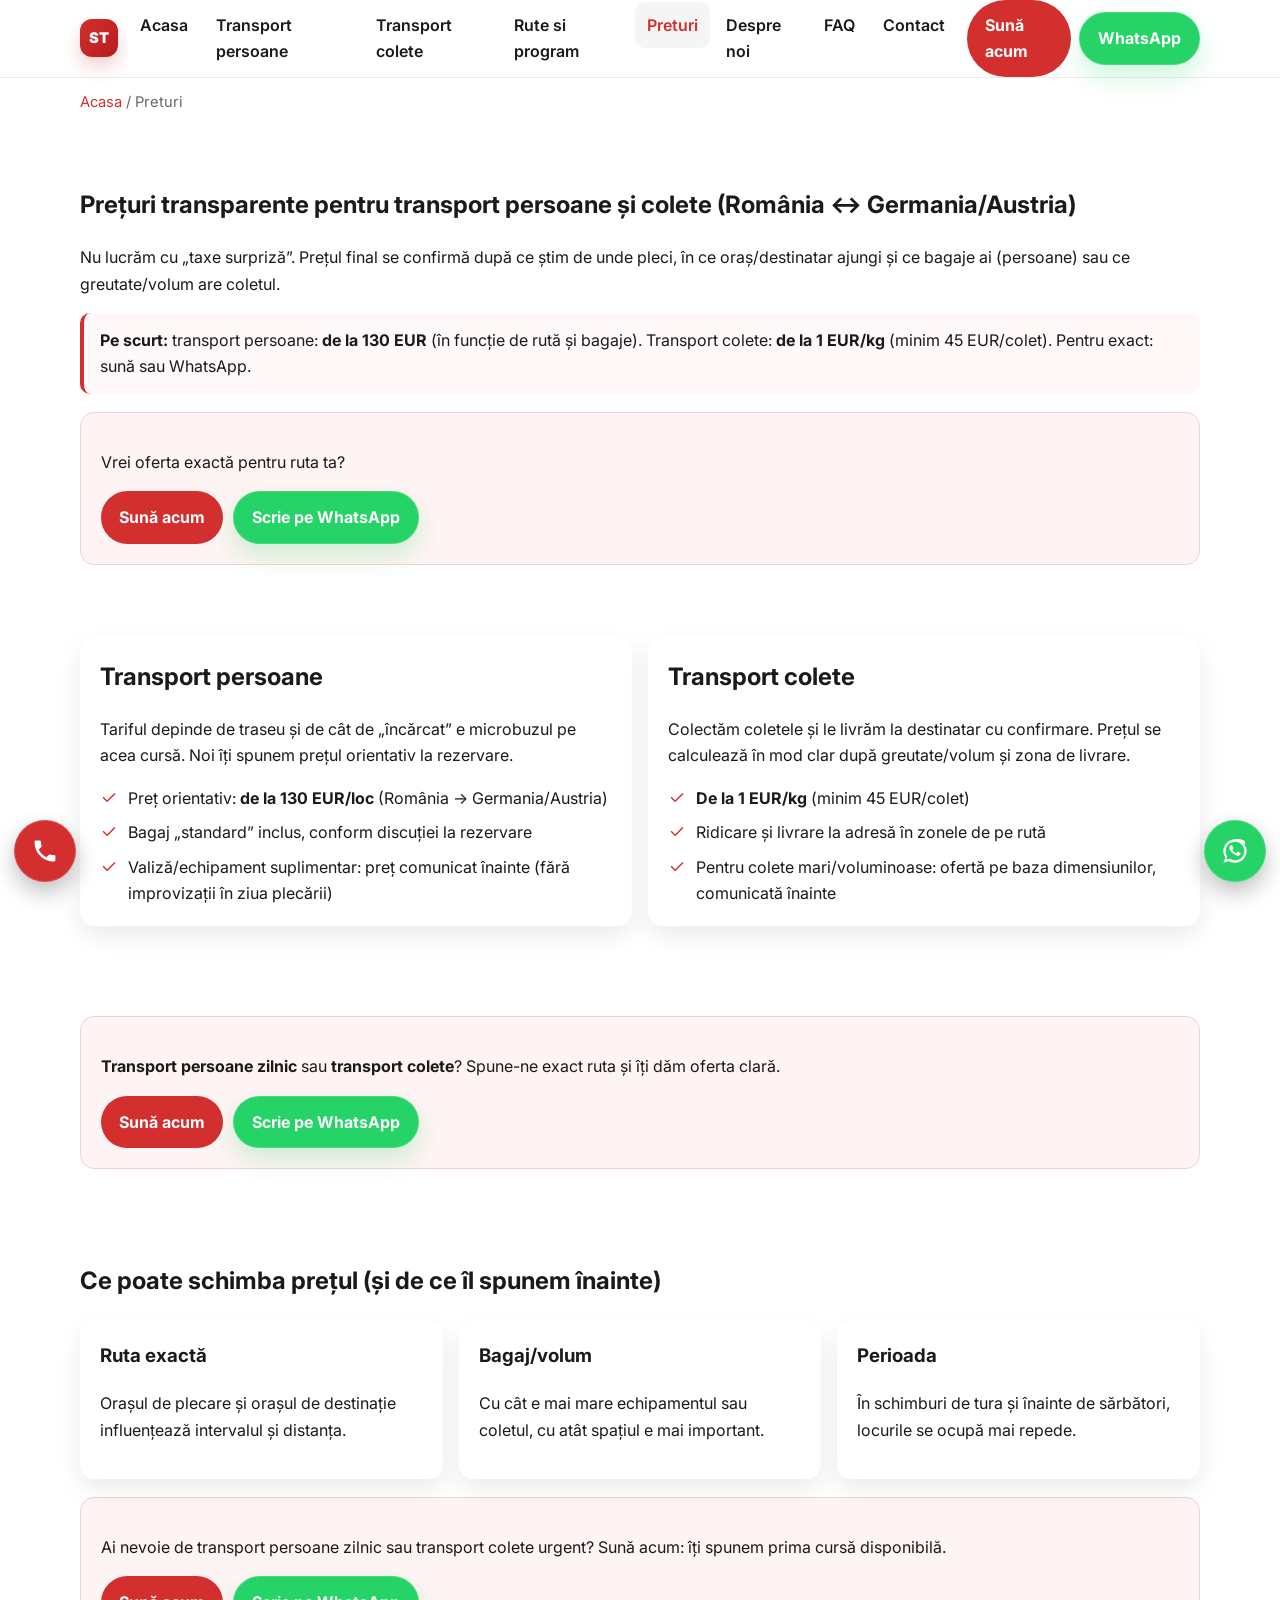
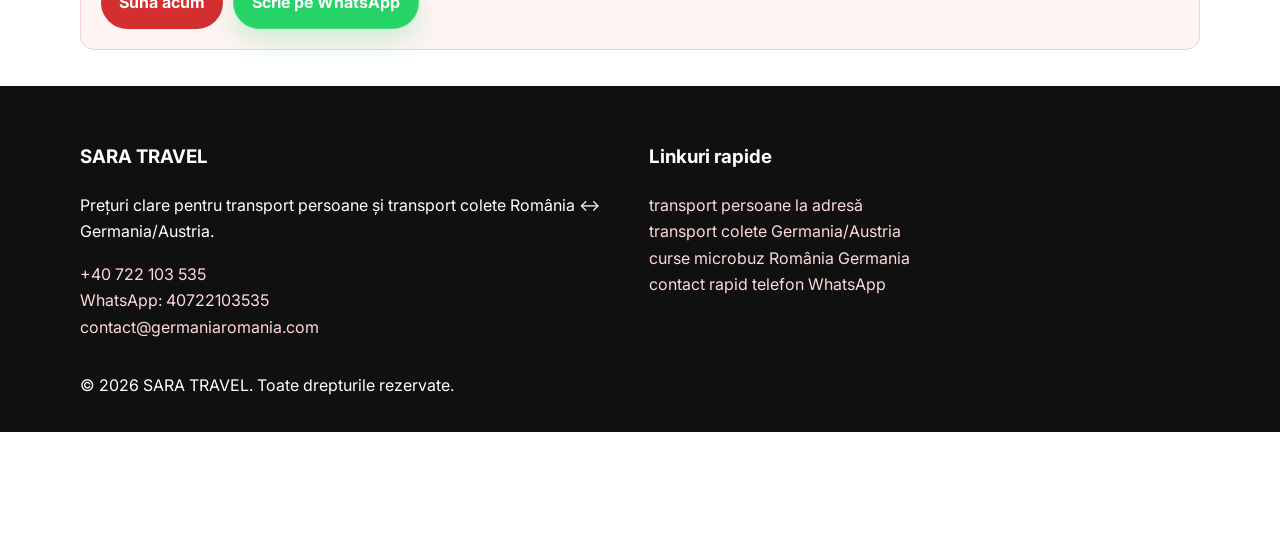
<file: preturi.html>
<!-- Placeholders de inlocuit (daca apar): ADRESA_FIRMA/COORDONATE. Restul e setat: SARA TRAVEL, germaniaromania.com, plecari din Caraș-Severin. -->
<!doctype html>
<html lang="ro">

<head>
  <!-- Google Tag Manager -->
  <script>(function(w,d,s,l,i){w[l]=w[l]||[];w[l].push({'gtm.start':
  new Date().getTime(),event:'gtm.js'});var f=d.getElementsByTagName(s)[0],
  j=d.createElement(s),dl=l!='dataLayer'?'&l='+l:'';j.async=true;j.src=
  'https://www.googletagmanager.com/gtm.js?id='+i+dl;f.parentNode.insertBefore(j,f);
  })(window,document,'script','dataLayer','GTM-KZT7G4TG');</script>
  <!-- End Google Tag Manager -->
  <meta charset="utf-8">
  <meta name="viewport" content="width=device-width, initial-scale=1">
  <meta name="theme-color" content="#D32F2F">
  <meta name="robots" content="index, follow, max-snippet:-1, max-image-preview:large">

  <title>Prețuri transparente transport persoane & colete | SARA TRAVEL</title>
  <meta name="description"
    content="Prețuri transport persoane România Germania/Austria și transport colete. Fără costuri ascunse. Suna acum sau scrie pe WhatsApp pentru ofertă exactă.">
  <link rel="canonical" href="https://www.germaniaromania.com/preturi.html">

  <meta property="og:type" content="website">
  <meta property="og:title" content="Prețuri transparente transport persoane & colete | SARA TRAVEL">
  <meta property="og:description"
    content="Prețuri clare pentru transport persoane România - Germania/Austria și colete. Confirmare exactă la telefon/WhatsApp.">
  <meta property="og:url" content="https://www.germaniaromania.com/preturi.html">
  <meta property="og:image" content="https://www.germaniaromania.com/images/og-image.jpg">
  <meta name="twitter:card" content="summary_large_image">
  <meta name="twitter:title" content="Prețuri transparente transport persoane & colete | SARA TRAVEL">
  <meta name="twitter:description"
    content="Transport persoane și colete: preț de la, apoi ofertă exactă la telefon sau WhatsApp.">
  <meta name="twitter:image" content="https://www.germaniaromania.com/images/og-image.jpg">

  <link rel="preconnect" href="https://fonts.googleapis.com">
  <link rel="preconnect" href="https://fonts.gstatic.com" crossorigin>
  <link href="https://fonts.googleapis.com/css2?family=Inter:wght@400;500;600;700;800&display=swap" rel="stylesheet">

  <link rel="manifest" href="site.webmanifest">
  <link rel="stylesheet" href="css/style.css">
  <script defer src="js/script.js"></script>

  <script type="application/ld+json">
  {
    "@context": "https://schema.org",
    "@graph": [
      {
        "@type": "BreadcrumbList",
        "itemListElement": [
          {"@type":"ListItem","position":1,"name":"Acasa","item":"https://www.germaniaromania.com/"},
          {"@type":"ListItem","position":2,"name":"Preturi","item":"https://www.germaniaromania.com/preturi.html"}
        ]
      },
      {
        "@type": "Organization",
        "name": "SARA TRAVEL",
        "url": "https://www.germaniaromania.com/",
        "contactPoint": {
          "@type": "ContactPoint",
          "telephone": "+40722103535",
          "contactType": "customer service",
          "availableLanguage": ["Romanian","German"]
        }
      }
    ]
  }
  </script>
</head>

<body>
  <!-- Google Tag Manager (noscript) -->
  <noscript><iframe src="https://www.googletagmanager.com/ns.html?id=GTM-KZT7G4TG"
  height="0" width="0" style="display:none;visibility:hidden"></iframe></noscript>
  <!-- End Google Tag Manager (noscript) -->
  <a class="skip-link" href="#continut">Sari la continut</a>

  <header class="site-header">
    <div class="container header-inner">
      <a class="brand-clean" href="index.html" aria-label="SARA TRAVEL - Acasa">
        <span class="mark" aria-hidden="true">ST</span>
      </a>

      <button class="nav-toggle" data-nav-toggle aria-expanded="false" aria-controls="main-nav"
        aria-label="Deschide meniul">
        <svg viewBox="0 0 24 24" fill="none" stroke="currentColor" stroke-width="2">
          <path d="M3 6h18M3 12h18M3 18h18" />
        </svg>
      </button>

      <nav class="main-nav" id="main-nav" data-nav>
        <ul>
          <li><a href="index.html">Acasa</a></li>
          <li><a href="transport-persoane.html">Transport persoane</a></li>
          <li><a href="transport-colete.html">Transport colete</a></li>
          <li><a href="rute-si-program.html">Rute si program</a></li>
          <li><a href="preturi.html" class="active">Preturi</a></li>
          <li><a href="despre-noi.html">Despre noi</a></li>
          <li><a href="intrebari-frecvente.html">FAQ</a></li>
          <li><a href="contact.html">Contact</a></li>
        </ul>
      </nav>

      <div class="header-cta">
        <a class="btn btn-primary" href="tel:+40722103535" aria-label="Sună acum">Sună acum</a>
        <a class="btn btn-whatsapp"
          href="https://wa.me/40722103535?text=Vreau%20oferta%20de%20pret%20pentru%20transport%20(transport%20persoane%20sau%20colet)"
          aria-label="Scrie pe WhatsApp">WhatsApp</a>
      </div>
    </div>
  </header>

  <main class="container" id="continut">
    <p class="breadcrumb"><a href="index.html">Acasa</a> / Preturi</p>

    <section>
      <h1>Prețuri transparente pentru transport persoane și colete (România ↔ Germania/Austria)</h1>
      <p>Nu lucrăm cu „taxe surpriză”. Prețul final se confirmă după ce știm de unde pleci, în ce oraș/destinatar ajungi
        și ce bagaje ai (persoane) sau ce greutate/volum are coletul.</p>

      <div class="summary-box">
        <strong>Pe scurt:</strong> transport persoane: <strong>de la 130 EUR</strong> (în funcție de rută și bagaje).
        Transport colete: <strong>de la 1 EUR/kg</strong> (minim 45 EUR/colet). Pentru exact: sună sau WhatsApp.
      </div>

      <div class="cta-strip">
        <p>Vrei oferta exactă pentru ruta ta?</p>
        <div class="cta-actions">
          <a class="btn btn-primary" href="tel:+40722103535">Sună acum</a>
          <a class="btn btn-whatsapp"
            href="https://wa.me/40722103535?text=Vreau%20pret%20exact%20-%20plecare%20%2B%20destinatie%20%2B%20bagaje%20%28sau%20greutate%20colet%29"
            aria-label="Cere pret pe WhatsApp">Scrie pe WhatsApp</a>
        </div>
      </div>
    </section>

    <section class="card-grid">
      <article class="card">
        <h2>Transport persoane</h2>
        <p>Tariful depinde de traseu și de cât de „încărcat” e microbuzul pe acea cursă. Noi îți spunem prețul
          orientativ la rezervare.</p>
        <ul class="list-check">
          <li><svg viewBox="0 0 24 24" fill="currentColor" aria-hidden="true">
              <path d="M9.5 16.2L4.8 11.5l-1.4 1.4 6.1 6.1L20.6 7.9l-1.4-1.4z" />
            </svg><span>Preț orientativ: <strong>de la 130 EUR/loc</strong> (România → Germania/Austria)</span></li>
          <li><svg viewBox="0 0 24 24" fill="currentColor" aria-hidden="true">
              <path d="M9.5 16.2L4.8 11.5l-1.4 1.4 6.1 6.1L20.6 7.9l-1.4-1.4z" />
            </svg><span>Bagaj „standard” inclus, conform discuției la rezervare</span></li>
          <li><svg viewBox="0 0 24 24" fill="currentColor" aria-hidden="true">
              <path d="M9.5 16.2L4.8 11.5l-1.4 1.4 6.1 6.1L20.6 7.9l-1.4-1.4z" />
            </svg><span>Valiză/echipament suplimentar: preț comunicat înainte (fără improvizații în ziua
              plecării)</span></li>
        </ul>
      </article>

      <article class="card">
        <h2>Transport colete</h2>
        <p>Colectăm coletele și le livrăm la destinatar cu confirmare. Prețul se calculează în mod clar după
          greutate/volum și zona de livrare.</p>
        <ul class="list-check">
          <li><svg viewBox="0 0 24 24" fill="currentColor" aria-hidden="true">
              <path d="M9.5 16.2L4.8 11.5l-1.4 1.4 6.1 6.1L20.6 7.9l-1.4-1.4z" />
            </svg><span><strong>De la 1 EUR/kg</strong> (minim 45 EUR/colet)</span></li>
          <li><svg viewBox="0 0 24 24" fill="currentColor" aria-hidden="true">
              <path d="M9.5 16.2L4.8 11.5l-1.4 1.4 6.1 6.1L20.6 7.9l-1.4-1.4z" />
            </svg><span>Ridicare și livrare la adresă în zonele de pe rută</span></li>
          <li><svg viewBox="0 0 24 24" fill="currentColor" aria-hidden="true">
              <path d="M9.5 16.2L4.8 11.5l-1.4 1.4 6.1 6.1L20.6 7.9l-1.4-1.4z" />
            </svg><span>Pentru colete mari/voluminoase: ofertă pe baza dimensiunilor, comunicată înainte</span></li>
        </ul>
      </article>
    </section>

    <section>
      <div class="cta-strip">
        <p><strong>Transport persoane zilnic</strong> sau <strong>transport colete</strong>? Spune-ne exact ruta și îți
          dăm oferta clară.</p>
        <div class="cta-actions">
          <a class="btn btn-primary" href="tel:+40722103535">Sună acum</a>
          <a class="btn btn-whatsapp"
            href="https://wa.me/40722103535?text=Vreau%20oferta%20(transport%20persoane%20%2F%20colet)%20-%20ruta%20Romania%20Germania%20Austria"
            aria-label="Cere oferta pe WhatsApp">Scrie pe WhatsApp</a>
        </div>
      </div>
    </section>

    <section>
      <h2>Ce poate schimba prețul (și de ce îl spunem înainte)</h2>
      <div class="card-grid grid-3">
        <article class="card">
          <h3>Ruta exactă</h3>
          <p>Orașul de plecare și orașul de destinație influențează intervalul și distanța.</p>
        </article>
        <article class="card">
          <h3>Bagaj/volum</h3>
          <p>Cu cât e mai mare echipamentul sau coletul, cu atât spațiul e mai important.</p>
        </article>
        <article class="card">
          <h3>Perioada</h3>
          <p>În schimburi de tura și înainte de sărbători, locurile se ocupă mai repede.</p>
        </article>
      </div>

      <div class="cta-strip">
        <p>Ai nevoie de transport persoane zilnic sau transport colete urgent? Sună acum: îți spunem prima cursă
          disponibilă.</p>
        <div class="cta-actions">
          <a class="btn btn-primary" href="tel:+40722103535">Sună acum</a>
          <a class="btn btn-whatsapp"
            href="https://wa.me/40722103535?text=Oferta%20pentru%20transport%20urgent%20(oras%20plecare%20%2B%20destinatie)"
            aria-label="WhatsApp oferta urgent">Scrie pe WhatsApp</a>
        </div>
      </div>
    </section>
  </main>

  <footer class="site-footer">
    <div class="container footer-grid">
      <section>
        <h3>SARA TRAVEL</h3>
        <p>Prețuri clare pentru transport persoane și transport colete România ↔ Germania/Austria.</p>
        <p><a href="tel:+40722103535">+40 722 103 535</a><br><a href="https://wa.me/40722103535">WhatsApp:
            40722103535</a><br><a href="mailto:contact@germaniaromania.com">contact@germaniaromania.com</a></p>
      </section>
      <section>
        <h3>Linkuri rapide</h3>
        <p>
          <a href="transport-persoane.html">transport persoane la adresă</a><br>
          <a href="transport-colete.html">transport colete Germania/Austria</a><br>
          <a href="rute-si-program.html">curse microbuz România Germania</a><br>
          <a href="contact.html">contact rapid telefon WhatsApp</a>
        </p>
      </section>
    </div>
    <div class="container">
      <p>&copy; 2026 SARA TRAVEL. Toate drepturile rezervate.</p>
    </div>
  </footer>

  <div class="floating-actions" aria-hidden="false">
    <a class="floating-btn floating-call" href="tel:+40722103535" aria-label="Sună acum">
      <svg viewBox="0 0 24 24" fill="currentColor" aria-hidden="true">
        <path
          d="M6.6 10.8a15.1 15.1 0 006.6 6.6l2.2-2.2a1 1 0 011-.24c1.1.37 2.3.56 3.5.56a1 1 0 011 1V20a1 1 0 01-1 1C10.4 21 3 13.6 3 4a1 1 0 011-1h3.5a1 1 0 011 1c0 1.2.19 2.4.56 3.5a1 1 0 01-.24 1L6.6 10.8z" />
      </svg>
    </a>
    <a class="floating-btn floating-wa"
      href="https://wa.me/40722103535?text=Vreau%20oferta%20pret%20transport%20(transport%20persoane%20%2F%20colet)"
      aria-label="Scrie pe WhatsApp">
      <svg viewBox="0 0 24 24" fill="currentColor" aria-hidden="true">
        <path
          d="M20.52 3.48A11.86 11.86 0 0012 2C6.48 2 2 6.48 2 12c0 2.1.65 4.1 1.86 5.79L2 22l4.43-1.17A9.93 9.93 0 0012 22c5.52 0 10-4.48 10-10 0-1.96-.57-3.86-1.48-4.52zM12 20c-1.62 0-3.14-.46-4.44-1.26l-.3-.19-2.63.7.7-2.56-.2-.32A7.98 7.98 0 014 12c0-4.41 3.59-8 8-8s8 3.59 8 8-3.59 8-8 8zm4.42-6.6c-.24-.12-1.42-.7-1.64-.78-.22-.08-.38-.12-.54.12-.16.24-.62.78-.76.94-.14.16-.28.18-.52.06-.24-.12-1-.37-1.9-1.17-.7-.62-1.17-1.38-1.31-1.62-.14-.24-.01-.37.11-.49.11-.12.24-.28.36-.42.12-.14.16-.24.24-.4.08-.16.04-.3-.02-.42-.06-.12-.54-1.26-.74-1.72-.19-.46-.39-.39-.54-.39h-.46c-.16 0-.42.06-.64.3-.22.24-.84.82-.84 2 0 1.18.86 2.32.98 2.48.12.16 1.66 2.54 4.02 3.56.56.24 1 .38 1.34.49.56.18 1.07.15 1.48.09.46-.07 1.42-.58 1.62-1.14.2-.56.2-1.03.14-1.14-.06-.12-.22-.18-.46-.3z" />
      </svg>
    </a>
  </div>
</body>

</html>
</file>
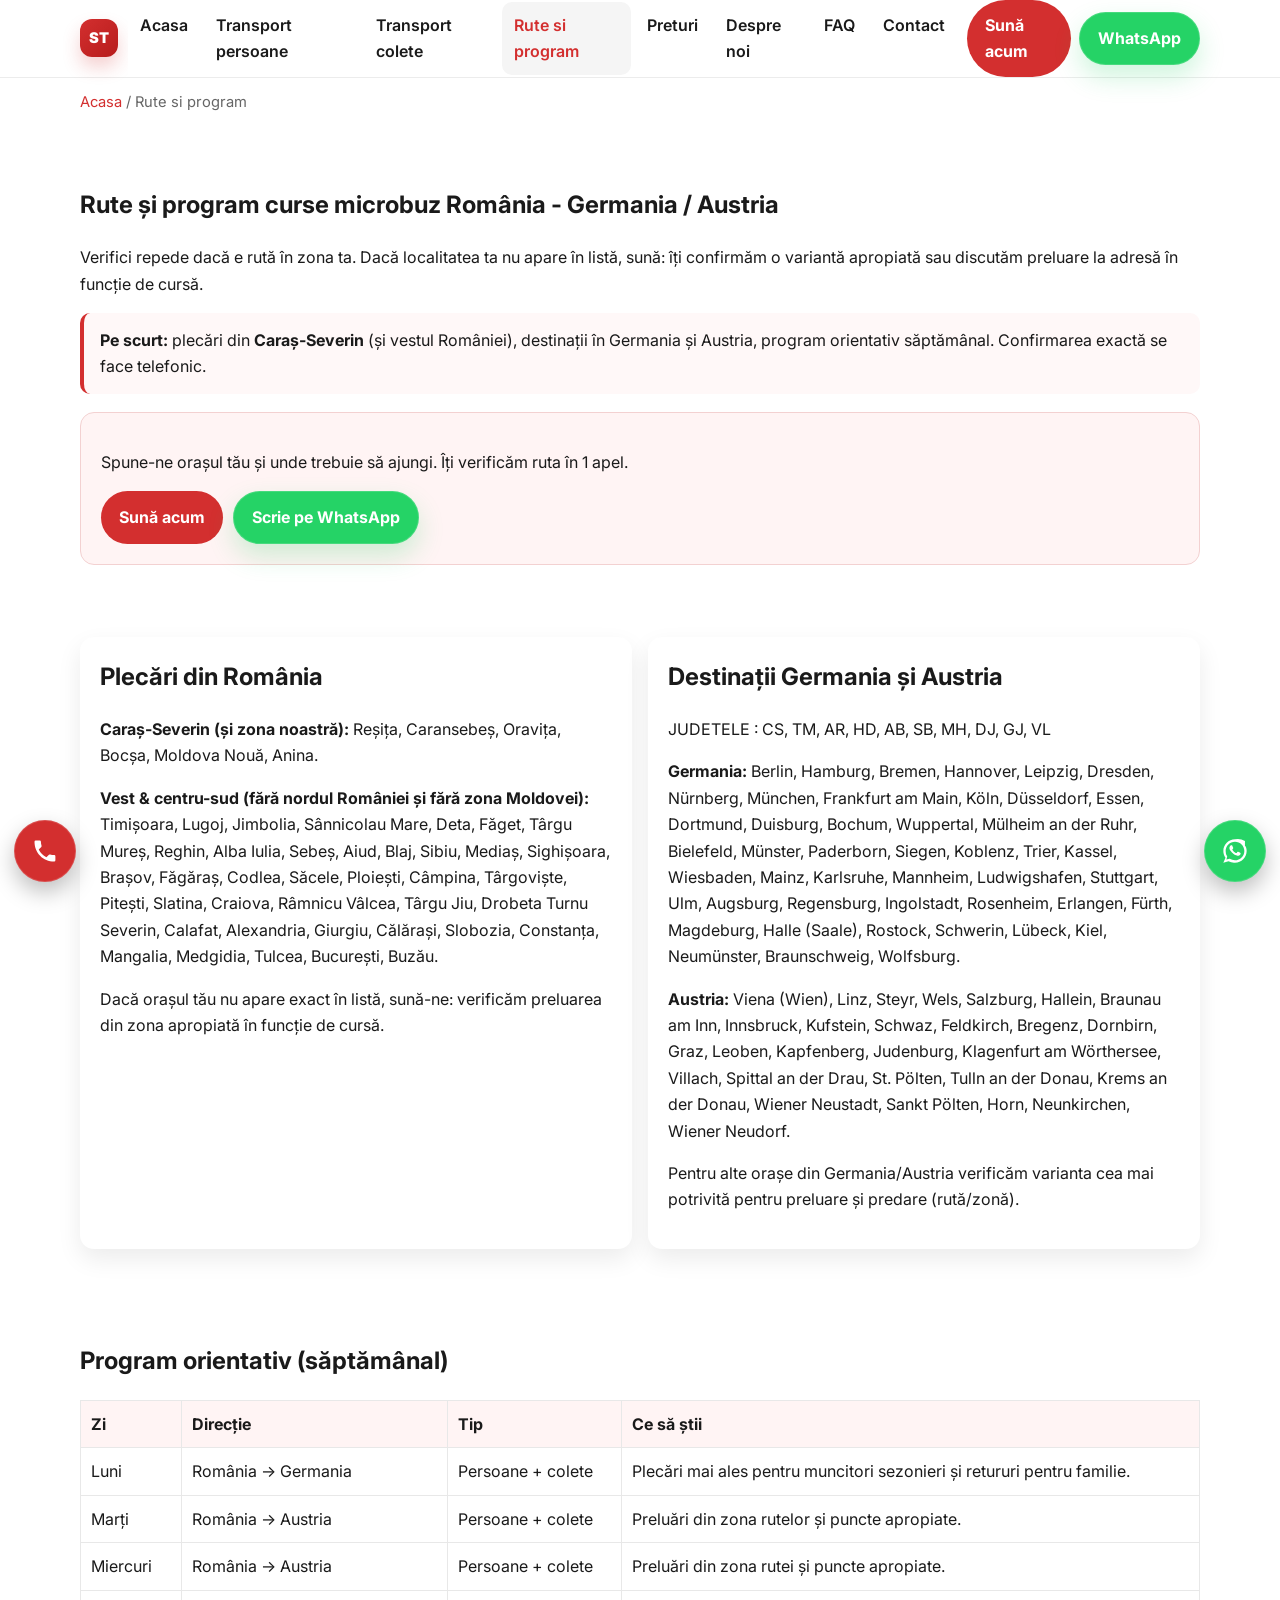
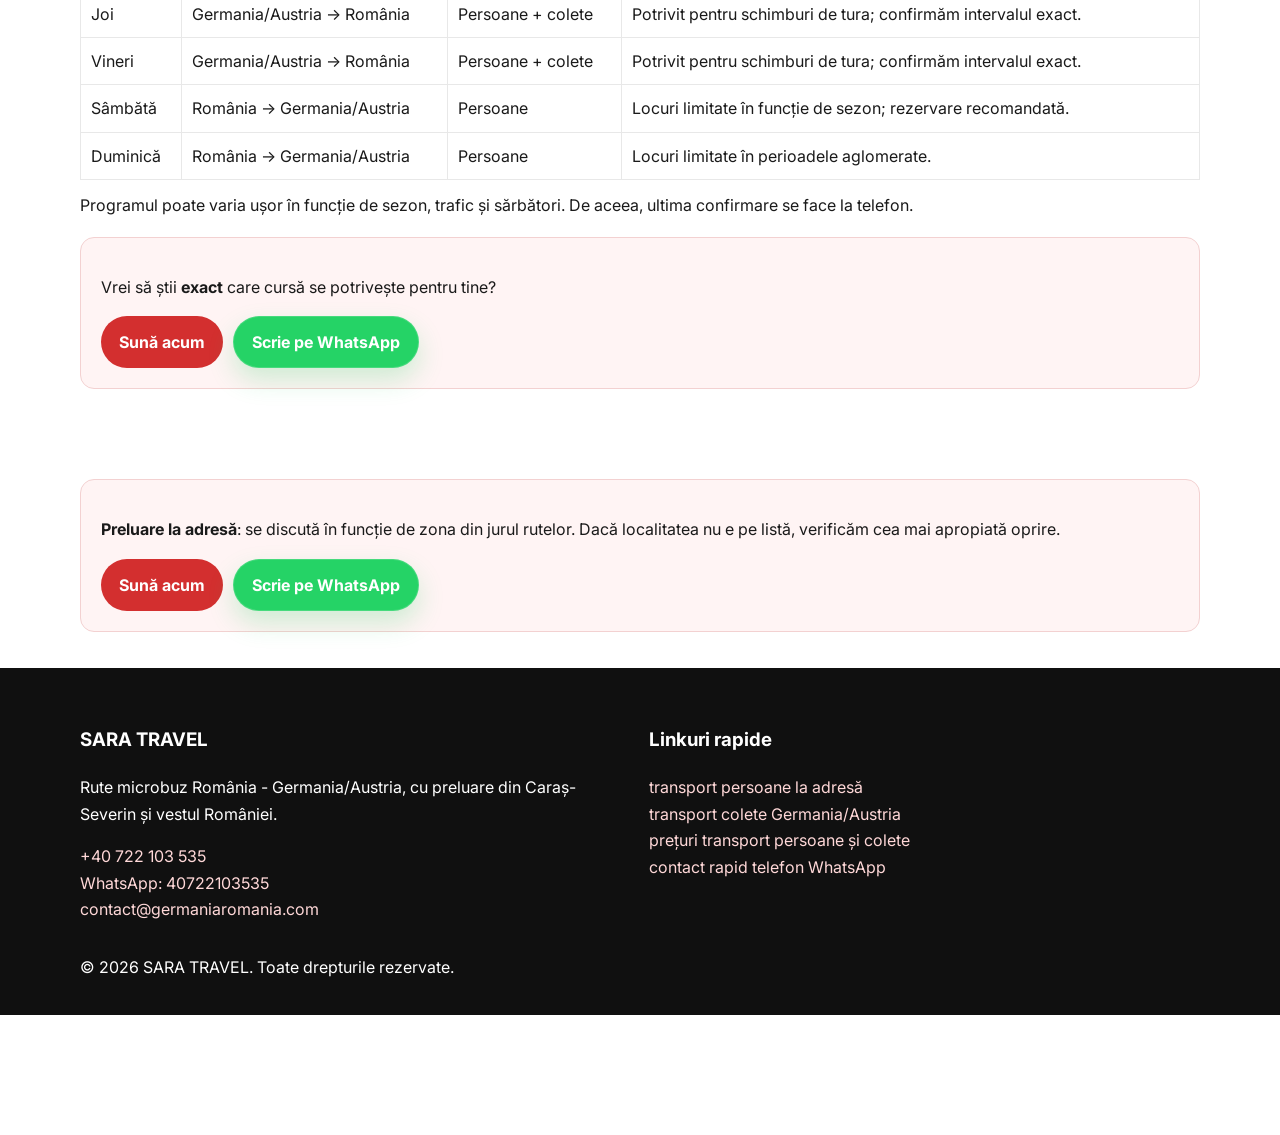
<file: rute-si-program.html>
<!doctype html>
<html lang="ro">

<head>
  <!-- Google Tag Manager -->
  <script>(function (w, d, s, l, i) {
      w[l] = w[l] || []; w[l].push({
        'gtm.start':
          new Date().getTime(), event: 'gtm.js'
      }); var f = d.getElementsByTagName(s)[0],
        j = d.createElement(s), dl = l != 'dataLayer' ? '&l=' + l : ''; j.async = true; j.src =
          'https://www.googletagmanager.com/gtm.js?id=' + i + dl; f.parentNode.insertBefore(j, f);
    })(window, document, 'script', 'dataLayer', 'GTM-KZT7G4TG');</script>
  <!-- End Google Tag Manager -->
  <meta charset="utf-8">
  <meta name="viewport" content="width=device-width, initial-scale=1">
  <meta name="theme-color" content="#D32F2F">
  <meta name="robots" content="index, follow, max-snippet:-1, max-image-preview:large">

  <title>Rute si program microbuz România Germania Austria | SARA TRAVEL</title>
  <meta name="description"
    content="Rute Romania Germania si Austria cu microbuz: plecari din Caraș-Severin si vestul României. Program orientativ pe săptămână. Verifică ruta la telefon/WhatsApp.">
  <link rel="canonical" href="https://www.germaniaromania.com/rute-si-program.html">

  <meta property="og:type" content="website">
  <meta property="og:title" content="Rute si program microbuz România Germania Austria | SARA TRAVEL">
  <meta property="og:description"
    content="Vezi rutele și programul orientativ al curselor microbuz România - Germania/Austria. Confirmare prin telefon sau WhatsApp.">
  <meta property="og:url" content="https://www.germaniaromania.com/rute-si-program.html">
  <meta property="og:image" content="https://www.germaniaromania.com/images/og-image.jpg">
  <meta name="twitter:card" content="summary_large_image">
  <meta name="twitter:title" content="Rute si program microbuz România Germania Austria | SARA TRAVEL">
  <meta name="twitter:description"
    content="Rute și program microbuz România Germania Austria. Sună acum sau scrie pe WhatsApp pentru confirmare.">
  <meta name="twitter:image" content="https://www.germaniaromania.com/images/og-image.jpg">

  <link rel="preconnect" href="https://fonts.googleapis.com">
  <link rel="preconnect" href="https://fonts.gstatic.com" crossorigin>
  <link href="https://fonts.googleapis.com/css2?family=Inter:wght@400;500;600;700;800&display=swap" rel="stylesheet">

  <link rel="manifest" href="site.webmanifest">
  <link rel="stylesheet" href="css/style.css">
  <script defer src="js/script.js"></script>

  <script type="application/ld+json">
  {
    "@context": "https://schema.org",
    "@graph": [
      {
        "@type": "BreadcrumbList",
        "itemListElement": [
          {"@type":"ListItem","position":1,"name":"Acasa","item":"https://www.germaniaromania.com/"},
          {"@type":"ListItem","position":2,"name":"Rute si program","item":"https://www.germaniaromania.com/rute-si-program.html"}
        ]
      },
      {
        "@type": "Organization",
        "name": "SARA TRAVEL",
        "url": "https://www.germaniaromania.com/",
        "contactPoint": {
          "@type": "ContactPoint",
          "telephone": "+40722103535",
          "contactType": "customer service",
          "availableLanguage": ["Romanian","German"]
        }
      }
    ]
  }
  </script>
</head>

<body>
  <!-- Google Tag Manager (noscript) -->
  <noscript><iframe src="https://www.googletagmanager.com/ns.html?id=GTM-KZT7G4TG" height="0" width="0"
      style="display:none;visibility:hidden"></iframe></noscript>
  <!-- End Google Tag Manager (noscript) -->
  <a class="skip-link" href="#continut">Sari la continut</a>

  <header class="site-header">
    <div class="container header-inner">
      <a class="brand-clean" href="index.html" aria-label="SARA TRAVEL - Acasa">
        <span class="mark" aria-hidden="true">ST</span>
      </a>

      <button class="nav-toggle" data-nav-toggle aria-expanded="false" aria-controls="main-nav"
        aria-label="Deschide meniul">
        <svg viewBox="0 0 24 24" fill="none" stroke="currentColor" stroke-width="2">
          <path d="M3 6h18M3 12h18M3 18h18" />
        </svg>
      </button>

      <nav class="main-nav" id="main-nav" data-nav>
        <ul>
          <li><a href="index.html">Acasa</a></li>
          <li><a href="transport-persoane.html">Transport persoane</a></li>
          <li><a href="transport-colete.html">Transport colete</a></li>
          <li><a href="rute-si-program.html" class="active">Rute si program</a></li>
          <li><a href="preturi.html">Preturi</a></li>
          <li><a href="despre-noi.html">Despre noi</a></li>
          <li><a href="intrebari-frecvente.html">FAQ</a></li>
          <li><a href="contact.html">Contact</a></li>
        </ul>
      </nav>

      <div class="header-cta">
        <a class="btn btn-primary" href="tel:+40722103535" aria-label="Sună acum">Sună acum</a>
        <a class="btn btn-whatsapp"
          href="https://wa.me/40722103535?text=Care%20este%20programul%20curselor%20saptamana%20aceasta%20(transport%20persoane%20%2F%20colete)"
          aria-label="Scrie pe WhatsApp">WhatsApp</a>
      </div>
    </div>
  </header>

  <main class="container" id="continut">
    <p class="breadcrumb"><a href="index.html">Acasa</a> / Rute si program</p>

    <section>
      <h1>Rute și program curse microbuz România - Germania / Austria</h1>
      <p>Verifici repede dacă e rută în zona ta. Dacă localitatea ta nu apare în listă, sună: îți confirmăm o variantă
        apropiată sau discutăm preluare la adresă în funcție de cursă.</p>

      <div class="summary-box">
        <strong>Pe scurt:</strong> plecări din <strong>Caraș-Severin</strong> (și vestul României), destinații în
        Germania și Austria, program orientativ săptămânal. Confirmarea exactă se face telefonic.
      </div>

      <div class="cta-strip">
        <p>Spune-ne orașul tău și unde trebuie să ajungi. Îți verificăm ruta în 1 apel.</p>
        <div class="cta-actions">
          <a class="btn btn-primary" href="tel:+40722103535">Sună acum</a>
          <a class="btn btn-whatsapp"
            href="https://wa.me/40722103535?text=Verificare%20ruta%20%3A%20plecare%20%2B%20destinatie%20(transport%20persoane%20%2F%20colete)"
            aria-label="Verifică ruta pe WhatsApp">Scrie pe WhatsApp</a>
        </div>
      </div>
    </section>

    <section class="card-grid">
      <article class="card">
        <h2>Plecări din România</h2>
        <p><strong>Caraș-Severin (și zona noastră):</strong> Reșița, Caransebeș, Oravița, Bocșa, Moldova Nouă, Anina.
        </p>
        <p><strong>Vest & centru-sud (fără nordul României și fără zona Moldovei):</strong> Timișoara, Lugoj, Jimbolia,
          Sânnicolau Mare, Deta, Făget, Târgu Mureș, Reghin, Alba Iulia, Sebeș, Aiud, Blaj, Sibiu, Mediaș, Sighișoara,
          Brașov, Făgăraș, Codlea, Săcele, Ploiești, Câmpina, Târgoviște, Pitești, Slatina, Craiova, Râmnicu Vâlcea,
          Târgu Jiu, Drobeta Turnu Severin, Calafat, Alexandria, Giurgiu, Călărași, Slobozia, Constanța, Mangalia,
          Medgidia, Tulcea, București, Buzău.</p>
        <p>Dacă orașul tău nu apare exact în listă, sună-ne: verificăm preluarea din zona apropiată în funcție de cursă.
        </p>
      </article>

      <article class="card">
        <h2>Destinații Germania și Austria</h2>
        <p>JUDETELE :
          CS, TM, AR, HD, AB, SB, MH, DJ, GJ, VL</p>
        <p><strong>Germania:</strong> Berlin, Hamburg, Bremen, Hannover, Leipzig, Dresden, Nürnberg, München, Frankfurt
          am Main, Köln, Düsseldorf, Essen, Dortmund, Duisburg, Bochum, Wuppertal, Mülheim an der Ruhr, Bielefeld,
          Münster, Paderborn, Siegen, Koblenz, Trier, Kassel, Wiesbaden, Mainz, Karlsruhe, Mannheim, Ludwigshafen,
          Stuttgart, Ulm, Augsburg, Regensburg, Ingolstadt, Rosenheim, Erlangen, Fürth, Magdeburg, Halle (Saale),
          Rostock, Schwerin, Lübeck, Kiel, Neumünster, Braunschweig, Wolfsburg.</p>
        <p><strong>Austria:</strong> Viena (Wien), Linz, Steyr, Wels, Salzburg, Hallein, Braunau am Inn, Innsbruck,
          Kufstein, Schwaz, Feldkirch, Bregenz, Dornbirn, Graz, Leoben, Kapfenberg, Judenburg, Klagenfurt am Wörthersee,
          Villach, Spittal an der Drau, St. Pölten, Tulln an der Donau, Krems an der Donau, Wiener Neustadt, Sankt
          Pölten, Horn, Neunkirchen, Wiener Neudorf.</p>
        <p>Pentru alte orașe din Germania/Austria verificăm varianta cea mai potrivită pentru preluare și predare
          (rută/zonă).</p>
      </article>
    </section>

    <section>
      <h2>Program orientativ (săptămânal)</h2>
      <div class="table-wrap">
        <table>
          <thead>
            <tr>
              <th>Zi</th>
              <th>Direcție</th>
              <th>Tip</th>
              <th>Ce să știi</th>
            </tr>
          </thead>
          <tbody>
            <tr>
              <td>Luni</td>
              <td>România → Germania</td>
              <td>Persoane + colete</td>
              <td>Plecări mai ales pentru muncitori sezonieri și retururi pentru familie.</td>
            </tr>
            <tr>
              <td>Marți</td>
              <td>România → Austria</td>
              <td>Persoane + colete</td>
              <td>Preluări din zona rutelor și puncte apropiate.</td>
            </tr>
            <tr>
              <td>Miercuri</td>
              <td>România → Austria</td>
              <td>Persoane + colete</td>
              <td>Preluări din zona rutei și puncte apropiate.</td>
            </tr>
            <tr>
              <td>Joi</td>
              <td>Germania/Austria → România</td>
              <td>Persoane + colete</td>
              <td>Potrivit pentru schimburi de tura; confirmăm intervalul exact.</td>
            </tr>
            <tr>
              <td>Vineri</td>
              <td>Germania/Austria → România</td>
              <td>Persoane + colete</td>
              <td>Potrivit pentru schimburi de tura; confirmăm intervalul exact.</td>
            </tr>
            <tr>
              <td>Sâmbătă</td>
              <td>România → Germania/Austria</td>
              <td>Persoane</td>
              <td>Locuri limitate în funcție de sezon; rezervare recomandată.</td>
            </tr>
            <tr>
              <td>Duminică</td>
              <td>România → Germania/Austria</td>
              <td>Persoane</td>
              <td>Locuri limitate în perioadele aglomerate.</td>
            </tr>
          </tbody>
        </table>
      </div>

      <p style="margin-top:12px;">Programul poate varia ușor în funcție de sezon, trafic și sărbători. De aceea, ultima
        confirmare se face la telefon.</p>

      <div class="cta-strip">
        <p>Vrei să știi <strong>exact</strong> care cursă se potrivește pentru tine?</p>
        <div class="cta-actions">
          <a class="btn btn-primary" href="tel:+40722103535">Sună acum</a>
          <a class="btn btn-whatsapp"
            href="https://wa.me/40722103535?text=Am%20nevoie%20de%20cursa%20%3A%20oras%20plecare%20%2B%20destinatie%20(URGENT)"
            aria-label="Scrie WhatsApp urgent">Scrie pe WhatsApp</a>
        </div>
      </div>
    </section>

    <section>
      <div class="cta-strip">
        <p><strong>Preluare la adresă</strong>: se discută în funcție de zona din jurul rutelor. Dacă localitatea nu e
          pe listă, verificăm cea mai apropiată oprire.</p>
        <div class="cta-actions">
          <a class="btn btn-primary" href="tel:+40722103535">Sună acum</a>
          <a class="btn btn-whatsapp"
            href="https://wa.me/40722103535?text=Preluare%20la%20adresa%20-%20oras%20%2B%20strada%20(transport%20persoane%20%2F%20colete)"
            aria-label="Preluare la adresă pe WhatsApp">Scrie pe WhatsApp</a>
        </div>
      </div>
    </section>
  </main>

  <footer class="site-footer">
    <div class="container footer-grid">
      <section>
        <h3>SARA TRAVEL</h3>
        <p>Rute microbuz România - Germania/Austria, cu preluare din Caraș-Severin și vestul României.</p>
        <p><a href="tel:+40722103535">+40 722 103 535</a><br><a href="https://wa.me/40722103535">WhatsApp:
            40722103535</a><br><a href="mailto:contact@germaniaromania.com">contact@germaniaromania.com</a></p>
      </section>
      <section>
        <h3>Linkuri rapide</h3>
        <p>
          <a href="transport-persoane.html">transport persoane la adresă</a><br>
          <a href="transport-colete.html">transport colete Germania/Austria</a><br>
          <a href="preturi.html">prețuri transport persoane și colete</a><br>
          <a href="contact.html">contact rapid telefon WhatsApp</a>
        </p>
      </section>
    </div>
    <div class="container">
      <p>&copy; 2026 SARA TRAVEL. Toate drepturile rezervate.</p>
    </div>
  </footer>

  <div class="floating-actions" aria-hidden="false">
    <a class="floating-btn floating-call" href="tel:+40722103535" aria-label="Sună acum">
      <svg viewBox="0 0 24 24" fill="currentColor" aria-hidden="true">
        <path
          d="M6.6 10.8a15.1 15.1 0 006.6 6.6l2.2-2.2a1 1 0 011-.24c1.1.37 2.3.56 3.5.56a1 1 0 011 1V20a1 1 0 01-1 1C10.4 21 3 13.6 3 4a1 1 0 011-1h3.5a1 1 0 011 1c0 1.2.19 2.4.56 3.5a1 1 0 01-.24 1L6.6 10.8z" />
      </svg>
    </a>
    <a class="floating-btn floating-wa"
      href="https://wa.me/40722103535?text=Verific%20program%20ruta%20(transport%20persoane%20%2F%20colete)"
      aria-label="Scrie pe WhatsApp">
      <svg viewBox="0 0 24 24" fill="currentColor" aria-hidden="true">
        <path
          d="M20.52 3.48A11.86 11.86 0 0012 2C6.48 2 2 6.48 2 12c0 2.1.65 4.1 1.86 5.79L2 22l4.43-1.17A9.93 9.93 0 0012 22c5.52 0 10-4.48 10-10 0-1.96-.57-3.86-1.48-4.52zM12 20c-1.62 0-3.14-.46-4.44-1.26l-.3-.19-2.63.7.7-2.56-.2-.32A7.98 7.98 0 014 12c0-4.41 3.59-8 8-8s8 3.59 8 8-3.59 8-8 8zm4.42-6.6c-.24-.12-1.42-.7-1.64-.78-.22-.08-.38-.12-.54.12-.16.24-.62.78-.76.94-.14.16-.28.18-.52.06-.24-.12-1-.37-1.9-1.17-.7-.62-1.17-1.38-1.31-1.62-.14-.24-.01-.37.11-.49.11-.12.24-.28.36-.42.12-.14.16-.24.24-.4.08-.16.04-.3-.02-.42-.06-.12-.54-1.26-.74-1.72-.19-.46-.39-.39-.54-.39h-.46c-.16 0-.42.06-.64.3-.22.24-.84.82-.84 2 0 1.18.86 2.32.98 2.48.12.16 1.66 2.54 4.02 3.56.56.24 1 .38 1.34.49.56.18 1.07.15 1.48.09.46-.07 1.42-.58 1.62-1.14.2-.56.2-1.03.14-1.14-.06-.12-.22-.18-.46-.3z" />
      </svg>
    </a>
  </div>
</body>

</html>
</file>
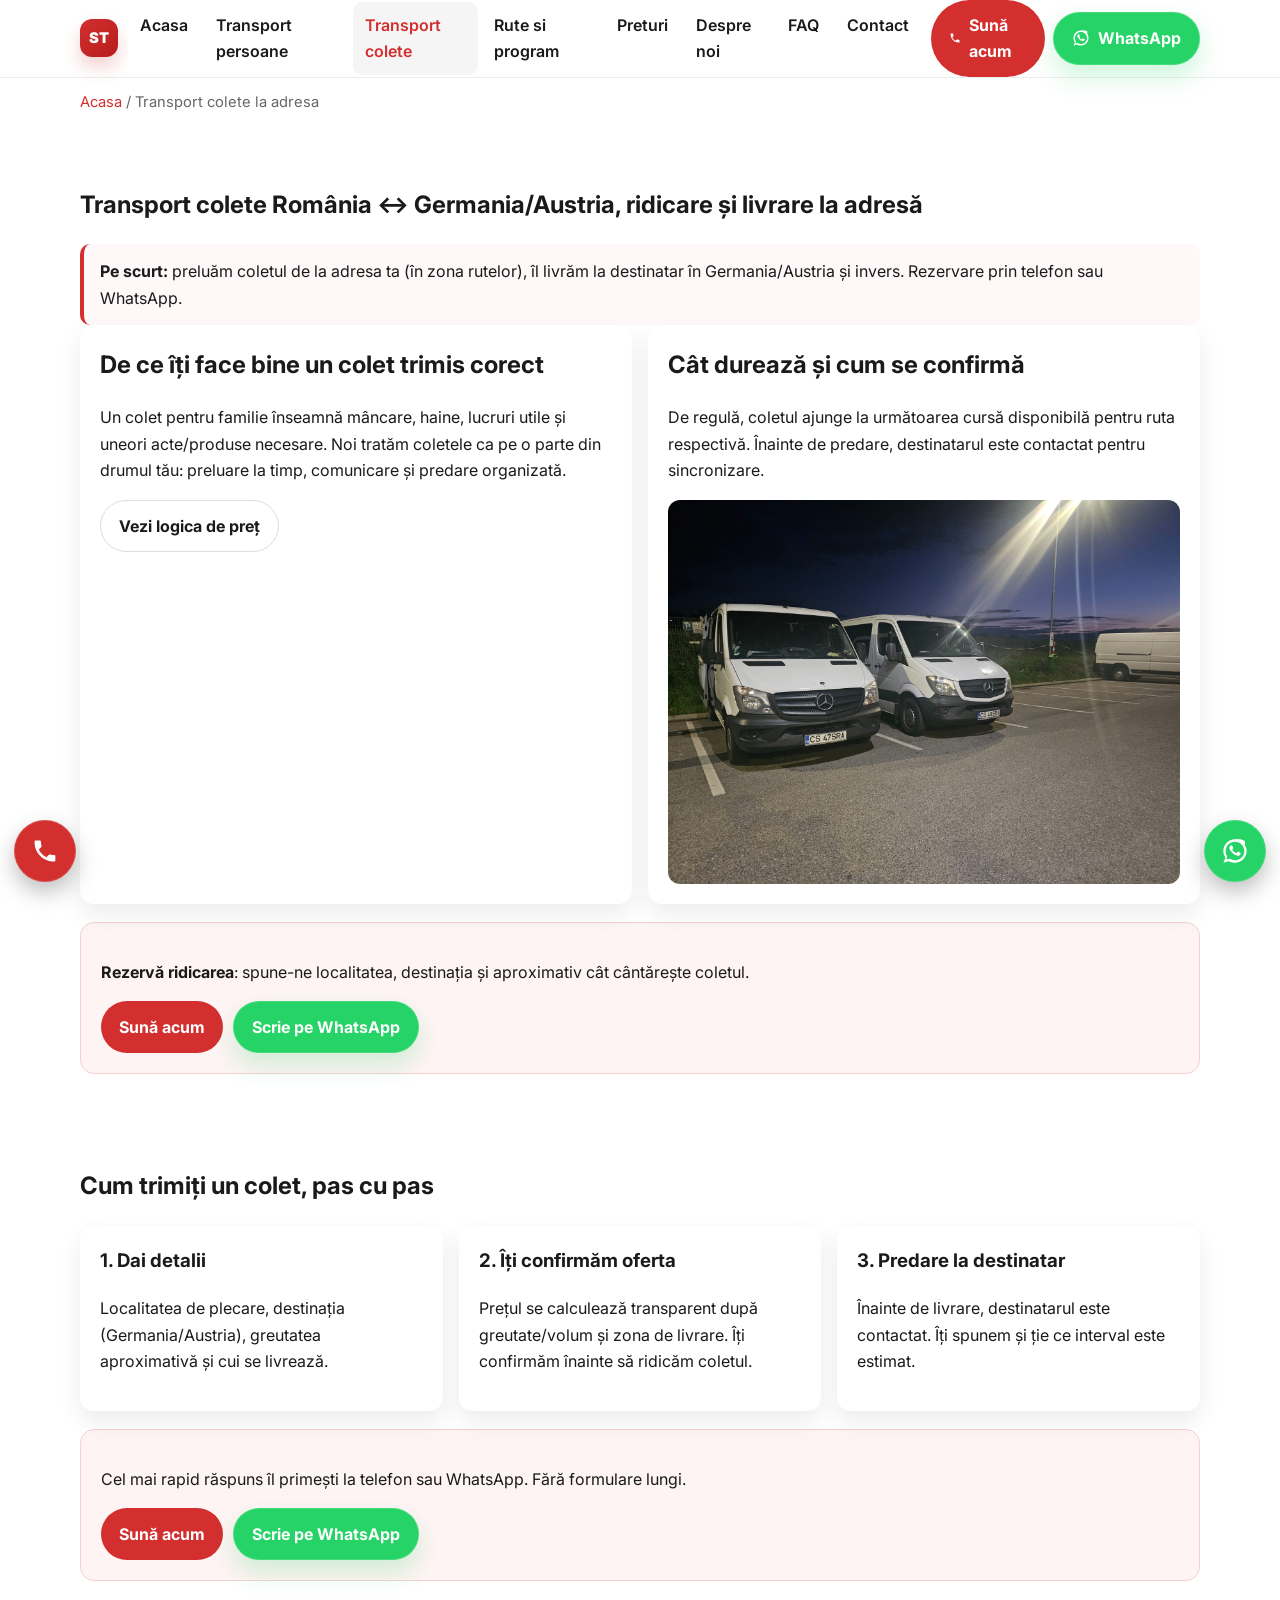
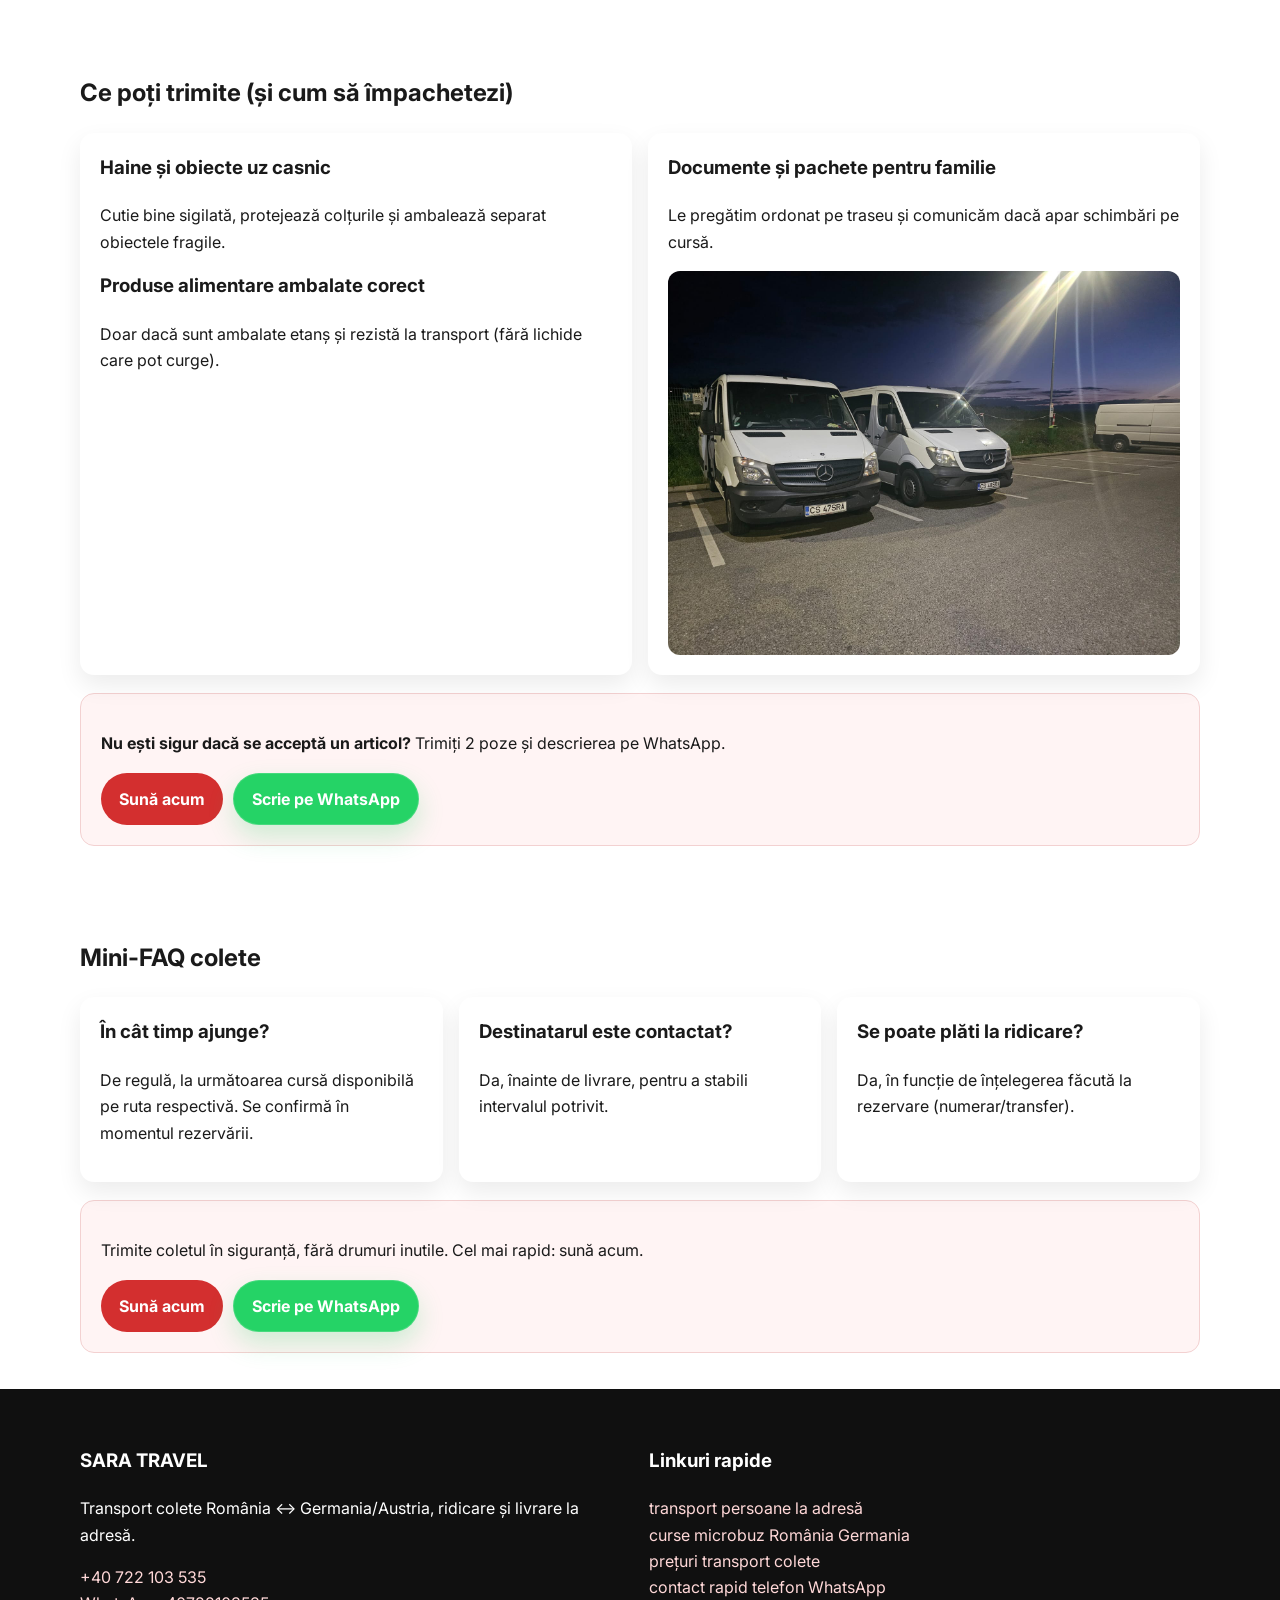
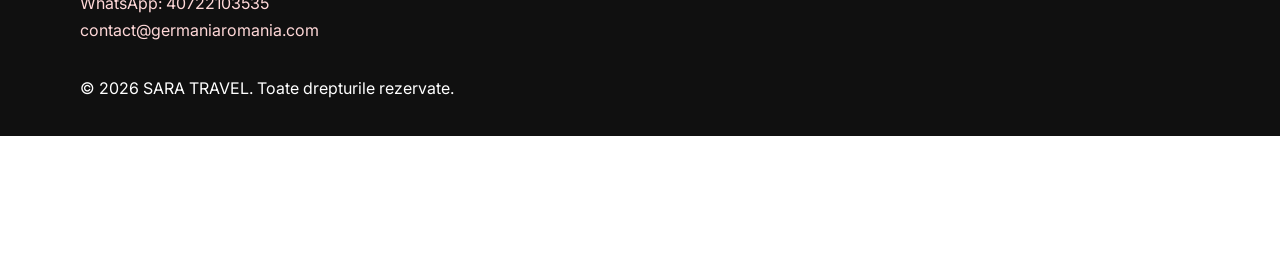
<file: transport-colete.html>
<!-- Placeholders de inlocuit (daca apar): ADRESA_FIRMA, COORDONATE_LAT/COORDONATE_LNG. Restul e setat: SARA TRAVEL, germaniaromania.com, +40722103535. -->
<!doctype html>
<html lang="ro">
<head>
  <!-- Google Tag Manager -->
  <script>(function(w,d,s,l,i){w[l]=w[l]||[];w[l].push({'gtm.start':
  new Date().getTime(),event:'gtm.js'});var f=d.getElementsByTagName(s)[0],
  j=d.createElement(s),dl=l!='dataLayer'?'&l='+l:'';j.async=true;j.src=
  'https://www.googletagmanager.com/gtm.js?id='+i+dl;f.parentNode.insertBefore(j,f);
  })(window,document,'script','dataLayer','GTM-KZT7G4TG');</script>
  <!-- End Google Tag Manager -->
  <meta charset="utf-8">
  <meta name="viewport" content="width=device-width, initial-scale=1">
  <meta name="theme-color" content="#D32F2F">
  <meta name="robots" content="index, follow, max-snippet:-1, max-image-preview:large">

  <title>Transport colete Romania Germania Austria la adresa | SARA TRAVEL</title>
  <meta name="description" content="Transport colete din România spre Germania și Austria, ridicare și livrare la adresă. Află ce se poate trimite și cum rezervi prin telefon/WhatsApp.">
  <link rel="canonical" href="https://www.germaniaromania.com/transport-colete.html">

  <meta property="og:type" content="website">
  <meta property="og:title" content="Transport colete România Germania/Austria la adresă | SARA TRAVEL">
  <meta property="og:description" content="Ridicare și livrare la adresă pentru colete din România spre Germania/Austria și retur. Rezervare prin telefon sau WhatsApp.">
  <meta property="og:url" content="https://www.germaniaromania.com/transport-colete.html">
  <meta property="og:image" content="https://www.germaniaromania.com/images/og-image.jpg">

  <meta name="twitter:card" content="summary_large_image">
  <meta name="twitter:title" content="Transport colete România Germania/Austria | SARA TRAVEL">
  <meta name="twitter:description" content="Transport colete cu ridicare și livrare la adresă. Rezervare rapidă telefon/WhatsApp.">
  <meta name="twitter:image" content="https://www.germaniaromania.com/images/og-image.jpg">

  <link rel="preconnect" href="https://fonts.googleapis.com">
  <link rel="preconnect" href="https://fonts.gstatic.com" crossorigin>
  <link href="https://fonts.googleapis.com/css2?family=Inter:wght@400;500;600;700;800&display=swap" rel="stylesheet">

  <link rel="manifest" href="site.webmanifest">
  <link rel="stylesheet" href="css/style.css">
  <script defer src="js/script.js"></script>

  <script type="application/ld+json">
  {
    "@context": "https://schema.org",
    "@graph": [
      {
        "@type": "Service",
        "name": "Transport colete România Germania/Austria",
        "provider": {"@type":"Organization","name":"SARA TRAVEL"},
        "areaServed": ["RO","DE","AT"],
        "serviceType": "Transport colete door-to-door",
        "offers": {"@type":"Offer","price": "de la 9 EUR/kg", "priceCurrency":"EUR"}
      },
      {
        "@type": "BreadcrumbList",
        "itemListElement": [
          {"@type":"ListItem","position":1,"name":"Acasa","item":"https://www.germaniaromania.com/"},
          {"@type":"ListItem","position":2,"name":"Transport colete","item":"https://www.germaniaromania.com/transport-colete.html"}
        ]
      },
      {
        "@type": "Organization",
        "name": "SARA TRAVEL",
        "url": "https://www.germaniaromania.com/",
        "contactPoint": {
          "@type": "ContactPoint",
          "telephone": "+40722103535",
          "contactType": "customer service",
          "availableLanguage": ["Romanian","German"]
        }
      }
    ]
  }
  </script>
</head>
<body>
  <!-- Google Tag Manager (noscript) -->
  <noscript><iframe src="https://www.googletagmanager.com/ns.html?id=GTM-KZT7G4TG"
  height="0" width="0" style="display:none;visibility:hidden"></iframe></noscript>
  <!-- End Google Tag Manager (noscript) -->
<a class="skip-link" href="#continut">Sari la continut</a>

<header class="site-header">
  <div class="container header-inner">
    <a class="brand-clean" href="index.html" aria-label="SARA TRAVEL - Acasa">
      <span class="mark" aria-hidden="true">ST</span>
    </a>

    <button class="nav-toggle" data-nav-toggle aria-expanded="false" aria-controls="main-nav" aria-label="Deschide meniul">
      <svg viewBox="0 0 24 24" fill="none" stroke="currentColor" stroke-width="2"><path d="M3 6h18M3 12h18M3 18h18"/></svg>
    </button>

    <nav class="main-nav" id="main-nav" data-nav>
      <ul>
        <li><a href="index.html">Acasa</a></li>
        <li><a href="transport-persoane.html">Transport persoane</a></li>
        <li><a class="active" href="transport-colete.html">Transport colete</a></li>
        <li><a href="rute-si-program.html">Rute si program</a></li>
        <li><a href="preturi.html">Preturi</a></li>
        <li><a href="despre-noi.html">Despre noi</a></li>
        <li><a href="intrebari-frecvente.html">FAQ</a></li>
        <li><a href="contact.html">Contact</a></li>
      </ul>
    </nav>

    <div class="header-cta">
      <a class="btn btn-primary" href="tel:+40722103535" aria-label="Sună acum">
        <svg viewBox="0 0 24 24" fill="currentColor" aria-hidden="true"><path d="M6.6 10.8a15.1 15.1 0 006.6 6.6l2.2-2.2a1 1 0 011-.24c1.1.37 2.3.56 3.5.56a1 1 0 011 1V20a1 1 0 01-1 1C10.4 21 3 13.6 3 4a1 1 0 011-1h3.5a1 1 0 011 1c0 1.2.19 2.4.56 3.5a1 1 0 01-.24 1L6.6 10.8z"/></svg>
        <span>Sună acum</span>
      </a>
      <a class="btn btn-whatsapp" href="https://wa.me/40722103535?text=Buna%20ziua%2C%20vreau%20transport%20colet%20Romania%20Germania%20Austria" aria-label="Scrie pe WhatsApp">
        <svg viewBox="0 0 24 24" fill="currentColor" aria-hidden="true"><path d="M20.52 3.48A11.86 11.86 0 0012 2C6.48 2 2 6.48 2 12c0 2.1.65 4.1 1.86 5.79L2 22l4.43-1.17A9.93 9.93 0 0012 22c5.52 0 10-4.48 10-10 0-1.96-.57-3.86-1.48-4.52zM12 20c-1.62 0-3.14-.46-4.44-1.26l-.3-.19-2.63.7.7-2.56-.2-.32A7.98 7.98 0 014 12c0-4.41 3.59-8 8-8s8 3.59 8 8-3.59 8-8 8zm4.42-6.6c-.24-.12-1.42-.7-1.64-.78-.22-.08-.38-.12-.54.12-.16.24-.62.78-.76.94-.14.16-.28.18-.52.06-.24-.12-1-.37-1.9-1.17-.7-.62-1.17-1.38-1.31-1.62-.14-.24-.01-.37.11-.49.11-.12.24-.28.36-.42.12-.14.16-.24.24-.4.08-.16.04-.3-.02-.42-.06-.12-.54-1.26-.74-1.72-.19-.46-.39-.39-.54-.39h-.46c-.16 0-.42.06-.64.3-.22.24-.84.82-.84 2 0 1.18.86 2.32.98 2.48.12.16 1.66 2.54 4.02 3.56.56.24 1 .38 1.34.49.56.18 1.07.15 1.48.09.46-.07 1.42-.58 1.62-1.14.2-.56.2-1.03.14-1.14-.06-.12-.22-.18-.46-.3z"/></svg>
        <span>WhatsApp</span>
      </a>
    </div>
  </div>
</header>

<main class="container" id="continut">
  <p class="breadcrumb"><a href="index.html">Acasa</a> / Transport colete la adresa</p>

  <section>
    <h1>Transport colete România ↔ Germania/Austria, ridicare și livrare la adresă</h1>

    <div class="summary-box">
      <strong>Pe scurt:</strong> preluăm coletul de la adresa ta (în zona rutelor), îl livrăm la destinatar în Germania/Austria și invers. Rezervare prin telefon sau WhatsApp.
    </div>

    <div class="card-grid">
      <article class="card">
        <h2>De ce îți face bine un colet trimis corect</h2>
        <p>Un colet pentru familie înseamnă mâncare, haine, lucruri utile și uneori acte/produse necesare. Noi tratăm coletele ca pe o parte din drumul tău: preluare la timp, comunicare și predare organizată.</p>
        <a class="btn btn-outline" href="preturi.html">Vezi logica de preț</a>
      </article>

      <article class="card">
        <h2>Cât durează și cum se confirmă</h2>
        <p>De regulă, coletul ajunge la următoarea cursă disponibilă pentru ruta respectivă. Înainte de predare, destinatarul este contactat pentru sincronizare.</p>
        <img src="images/transport-colete.jpg" loading="lazy" width="960" height="640" alt="Transport colete organizat pe rută România Germania Austria">
      </article>
    </div>

    <div class="cta-strip">
      <p><strong>Rezervă ridicarea</strong>: spune-ne localitatea, destinația și aproximativ cât cântărește coletul.</p>
      <div class="cta-actions">
        <a class="btn btn-primary" href="tel:+40722103535">Sună acum</a>
        <a class="btn btn-whatsapp" href="https://wa.me/40722103535?text=Vreau%20transport%20colet%20Romania%20Germania%20Austria%20%E2%80%93%20spune%C8%9Bi%20pa%C8%9Bi" aria-label="Scrie pe WhatsApp pentru transport colete">Scrie pe WhatsApp</a>
      </div>
    </div>
  </section>

  <section>
    <h2>Cum trimiți un colet, pas cu pas</h2>
    <div class="card-grid grid-3">
      <article class="card">
        <h3>1. Dai detalii</h3>
        <p>Localitatea de plecare, destinația (Germania/Austria), greutatea aproximativă și cui se livrează.</p>
      </article>
      <article class="card">
        <h3>2. Îți confirmăm oferta</h3>
        <p>Prețul se calculează transparent după greutate/volum și zona de livrare. Îți confirmăm înainte să ridicăm coletul.</p>
      </article>
      <article class="card">
        <h3>3. Predare la destinatar</h3>
        <p>Înainte de livrare, destinatarul este contactat. Îți spunem și ție ce interval este estimat.</p>
      </article>
    </div>

    <div class="cta-strip">
      <p>Cel mai rapid răspuns îl primești la telefon sau WhatsApp. Fără formulare lungi.</p>
      <div class="cta-actions">
        <a class="btn btn-primary" href="tel:+40722103535">Sună acum</a>
        <a class="btn btn-whatsapp" href="https://wa.me/40722103535?text=Ajutati%20cu%20un%20colet%20-%20ce%20pot%20trimite%20si%20cum%20impachetez" aria-label="Scrie pe WhatsApp pentru sfat impachetare">Scrie pe WhatsApp</a>
      </div>
    </div>
  </section>

  <section>
    <h2>Ce poți trimite (și cum să împachetezi)</h2>
    <div class="card-grid">
      <article class="card">
        <h3>Haine și obiecte uz casnic</h3>
        <p>Cutie bine sigilată, protejează colțurile și ambalează separat obiectele fragile.</p>
        <h3>Produse alimentare ambalate corect</h3>
        <p>Doar dacă sunt ambalate etanș și rezistă la transport (fără lichide care pot curge).</p>
      </article>
      <article class="card">
        <h3>Documente și pachete pentru familie</h3>
        <p>Le pregătim ordonat pe traseu și comunicăm dacă apar schimbări pe cursă.</p>
        <img src="images/microbuz-2.jpg" loading="lazy" width="960" height="640" alt="Microbuz încărcat pentru transport colete către Germania și Austria">
      </article>
    </div>

    <div class="cta-strip">
      <p><strong>Nu ești sigur dacă se acceptă un articol?</strong> Trimiți 2 poze și descrierea pe WhatsApp.</p>
      <div class="cta-actions">
        <a class="btn btn-primary" href="tel:+40722103535">Sună acum</a>
        <a class="btn btn-whatsapp" href="https://wa.me/40722103535?text=Am%20intrebari%20despre%20ce%20se%20poate%20trimite%20in%20colet" aria-label="Întrebare pe WhatsApp despre ce se poate trimite">Scrie pe WhatsApp</a>
      </div>
    </div>
  </section>

  <section>
    <h2>Mini-FAQ colete</h2>
    <div class="card-grid grid-3">
      <article class="card">
        <h3>În cât timp ajunge?</h3>
        <p>De regulă, la următoarea cursă disponibilă pe ruta respectivă. Se confirmă în momentul rezervării.</p>
      </article>
      <article class="card">
        <h3>Destinatarul este contactat?</h3>
        <p>Da, înainte de livrare, pentru a stabili intervalul potrivit.</p>
      </article>
      <article class="card">
        <h3>Se poate plăti la ridicare?</h3>
        <p>Da, în funcție de înțelegerea făcută la rezervare (numerar/transfer).</p>
      </article>
    </div>

    <div class="cta-strip">
      <p>Trimite coletul în siguranță, fără drumuri inutile. Cel mai rapid: sună acum.</p>
      <div class="cta-actions">
        <a class="btn btn-primary" href="tel:+40722103535">Sună acum</a>
        <a class="btn btn-whatsapp" href="https://wa.me/40722103535?text=Vreau%20sa%20trimit%20un%20colet%20pe%20ruta%20Rom%C3%A2nia%20Germania%20Austria" aria-label="Scrie pe WhatsApp pentru trimitere colet">Scrie pe WhatsApp</a>
      </div>
    </div>
  </section>
</main>

<footer class="site-footer">
  <div class="container footer-grid">
    <section>
      <h3>SARA TRAVEL</h3>
      <p>Transport colete România ↔ Germania/Austria, ridicare și livrare la adresă.</p>
      <p><a href="tel:+40722103535">+40 722 103 535</a><br>
        <a href="https://wa.me/40722103535">WhatsApp: 40722103535</a><br>
        <a href="mailto:contact@germaniaromania.com">contact@germaniaromania.com</a></p>
    </section>
    <section>
      <h3>Linkuri rapide</h3>
      <p>
        <a href="transport-persoane.html">transport persoane la adresă</a><br>
        <a href="rute-si-program.html">curse microbuz România Germania</a><br>
        <a href="preturi.html">prețuri transport colete</a><br>
        <a href="contact.html">contact rapid telefon WhatsApp</a>
      </p>
    </section>
  </div>

  <div class="container"><p>&copy; 2026 SARA TRAVEL. Toate drepturile rezervate.</p></div>
</footer>

<div class="floating-actions" aria-hidden="false">
  <a class="floating-btn floating-call" href="tel:+40722103535" aria-label="Sună acum">
    <svg viewBox="0 0 24 24" fill="currentColor" aria-hidden="true"><path d="M6.6 10.8a15.1 15.1 0 006.6 6.6l2.2-2.2a1 1 0 011-.24c1.1.37 2.3.56 3.5.56a1 1 0 011 1V20a1 1 0 01-1 1C10.4 21 3 13.6 3 4a1 1 0 011-1h3.5a1 1 0 011 1c0 1.2.19 2.4.56 3.5a1 1 0 01-.24 1L6.6 10.8z"/></svg>
  </a>
  <a class="floating-btn floating-wa" href="https://wa.me/40722103535?text=Buna%20ziua%2C%20vreau%20transport%20colet%20Romania%20Germania%20Austria" aria-label="Scrie pe WhatsApp">
    <svg viewBox="0 0 24 24" fill="currentColor" aria-hidden="true"><path d="M20.52 3.48A11.86 11.86 0 0012 2C6.48 2 2 6.48 2 12c0 2.1.65 4.1 1.86 5.79L2 22l4.43-1.17A9.93 9.93 0 0012 22c5.52 0 10-4.48 10-10 0-1.96-.57-3.86-1.48-4.52zM12 20c-1.62 0-3.14-.46-4.44-1.26l-.3-.19-2.63.7.7-2.56-.2-.32A7.98 7.98 0 014 12c0-4.41 3.59-8 8-8s8 3.59 8 8-3.59 8-8 8zm4.42-6.6c-.24-.12-1.42-.7-1.64-.78-.22-.08-.38-.12-.54.12-.16.24-.62.78-.76.94-.14.16-.28.18-.52.06-.24-.12-1-.37-1.9-1.17-.7-.62-1.17-1.38-1.31-1.62-.14-.24-.01-.37.11-.49.11-.12.24-.28.36-.42.12-.14.16-.24.24-.4.08-.16.04-.3-.02-.42-.06-.12-.54-1.26-.74-1.72-.19-.46-.39-.39-.54-.39h-.46c-.16 0-.42.06-.64.3-.22.24-.84.82-.84 2 0 1.18.86 2.32.98 2.48.12.16 1.66 2.54 4.02 3.56.56.24 1 .38 1.34.49.56.18 1.07.15 1.48.09.46-.07 1.42-.58 1.62-1.14.2-.56.2-1.03.14-1.14-.06-.12-.22-.18-.46-.3z"/></svg>
  </a>
</div>
</body>
</html>
</file>
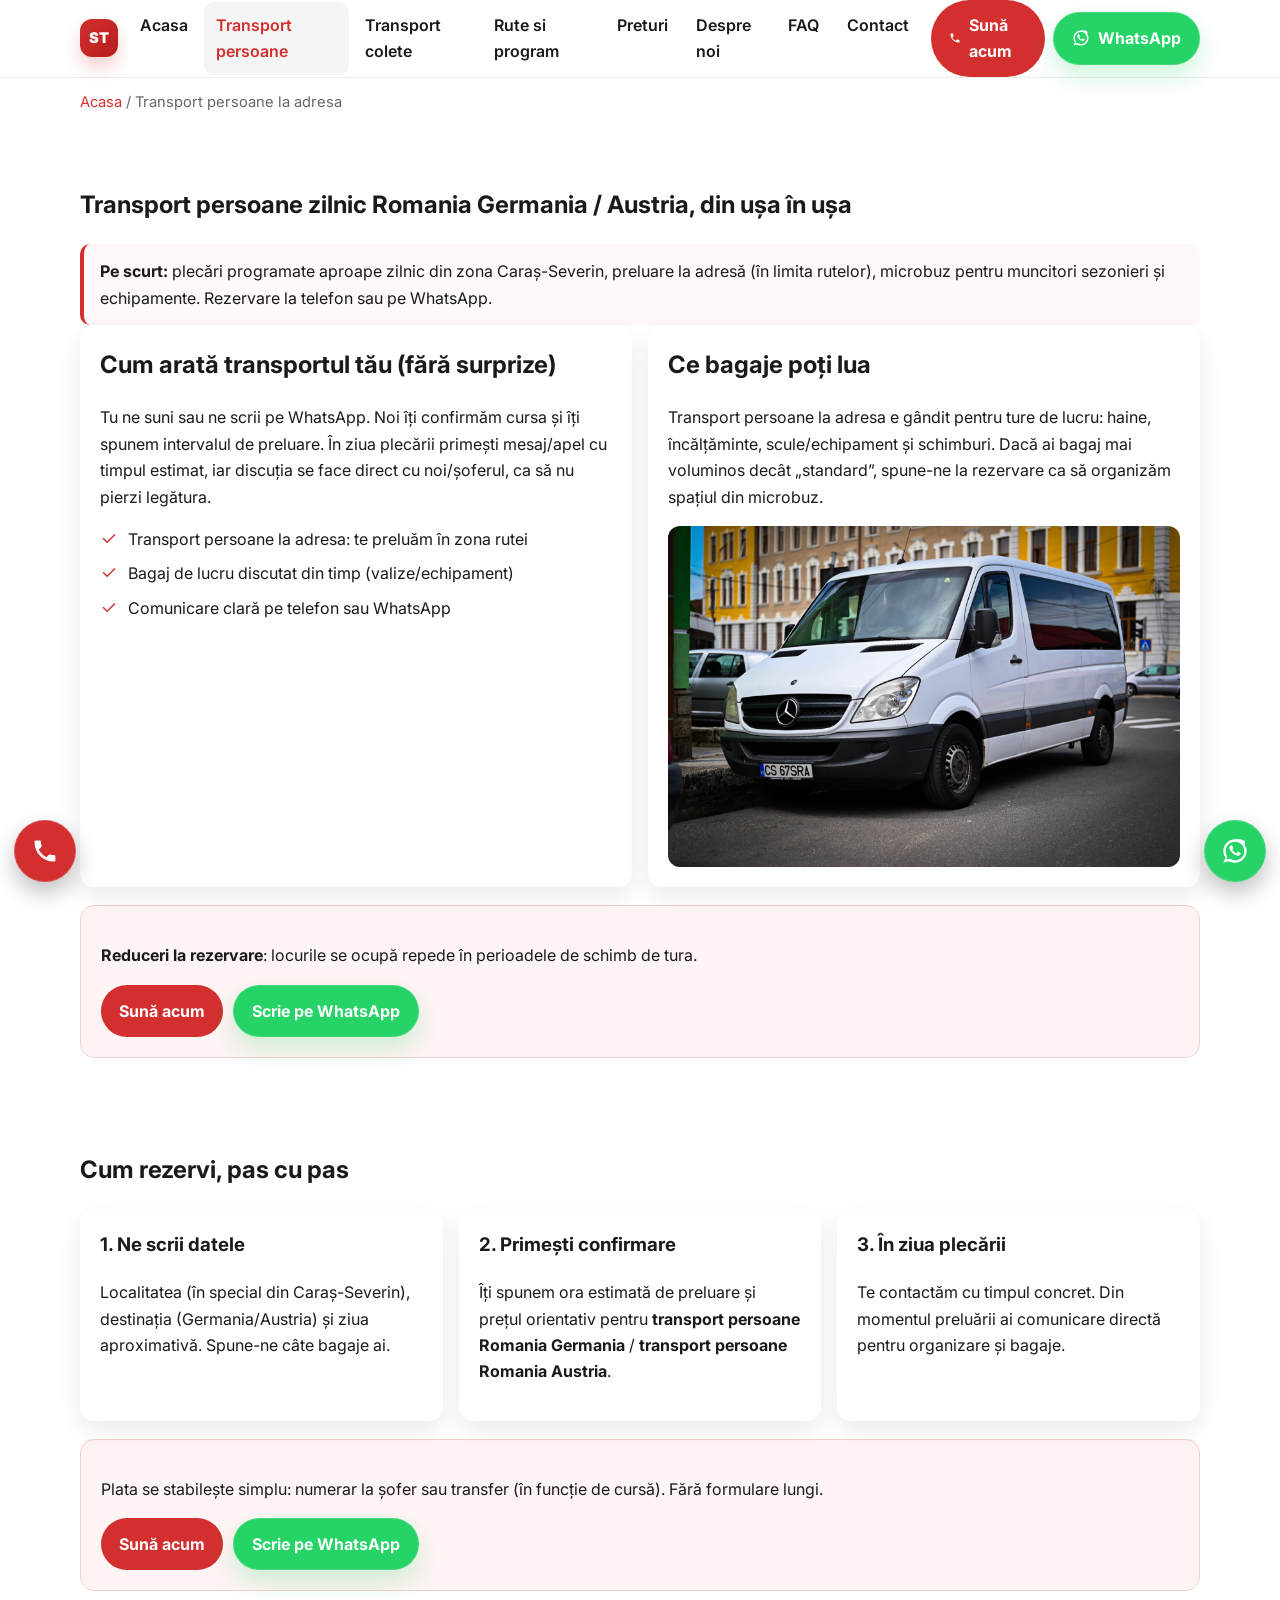
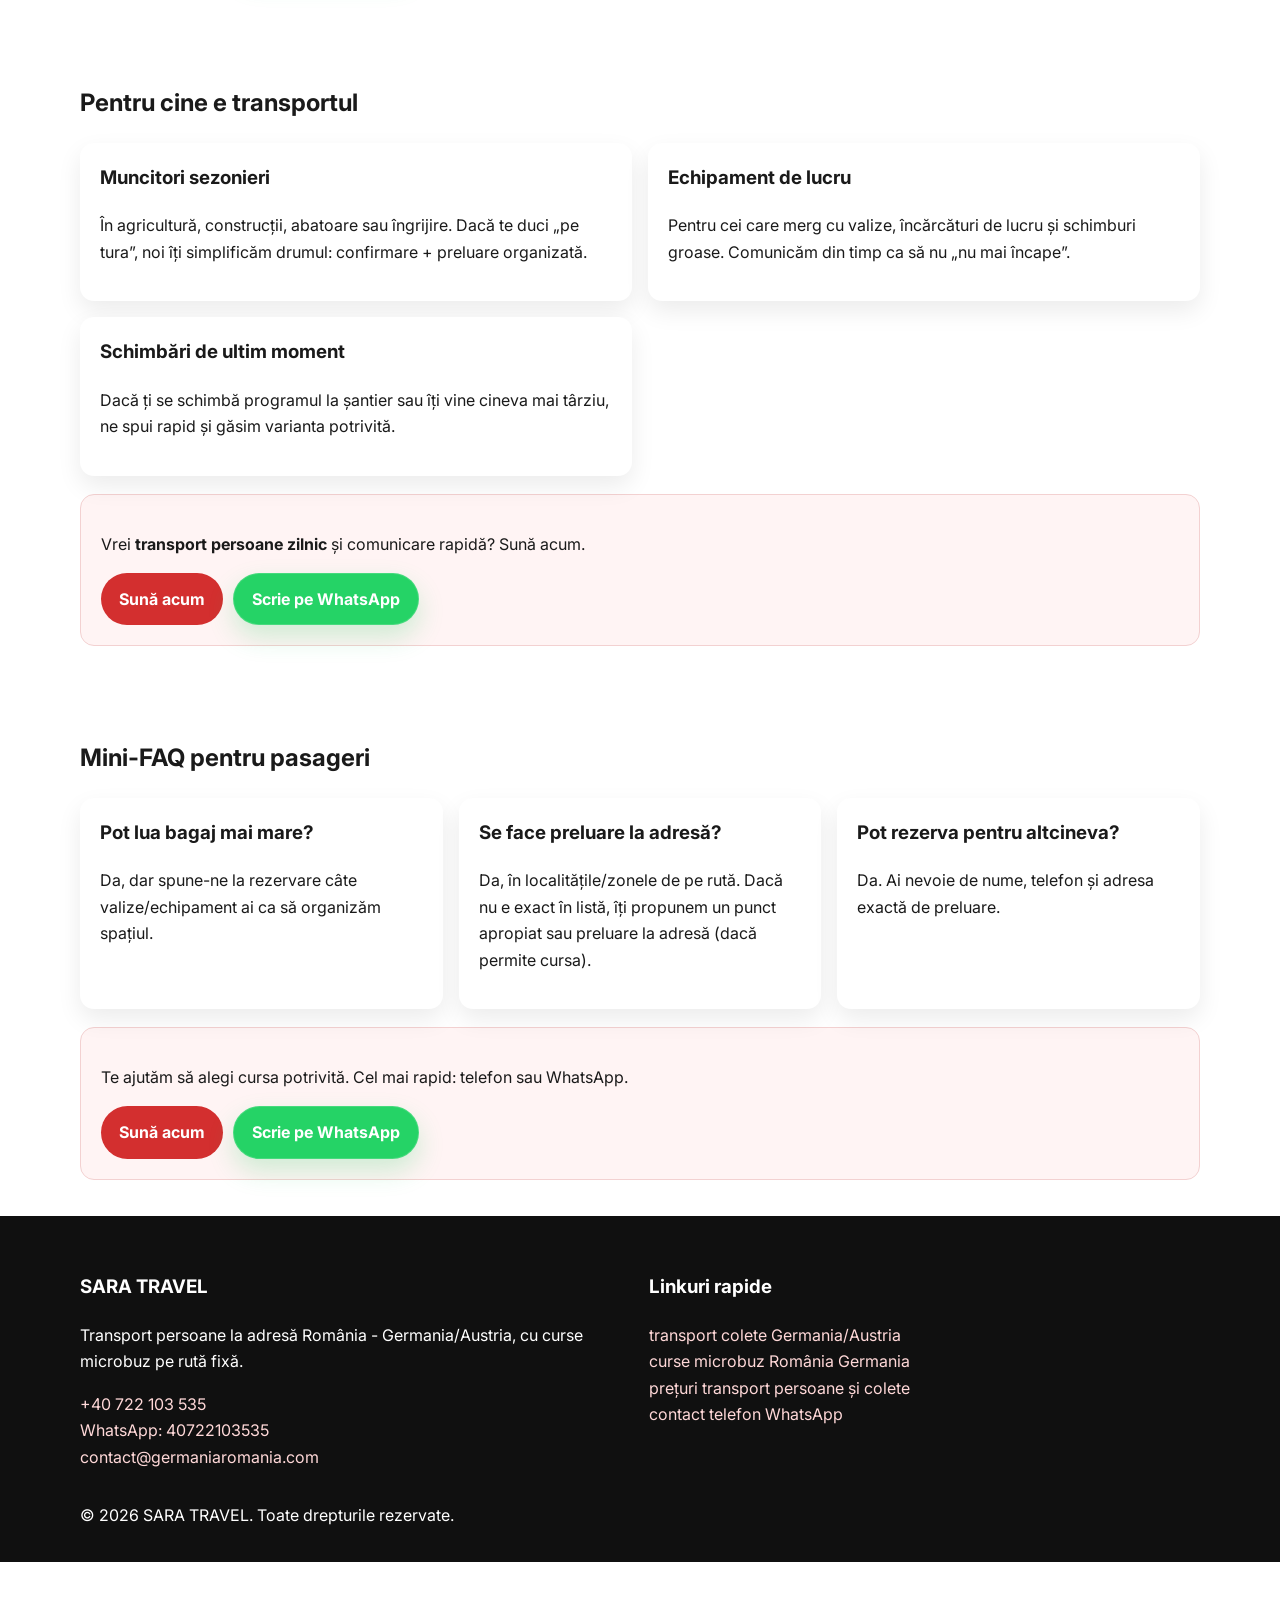
<file: transport-persoane.html>
<!-- Placeholders de inlocuit (daca apar): ADRESA_FIRMA, COORDONATE_LAT/COORDONATE_LNG. Restul e setat: SARA TRAVEL, germaniaromania.com, +40722103535, plecari din Caraș-Severin. -->
<!doctype html>
<html lang="ro">
<head>
  <!-- Google Tag Manager -->
  <script>(function(w,d,s,l,i){w[l]=w[l]||[];w[l].push({'gtm.start':
  new Date().getTime(),event:'gtm.js'});var f=d.getElementsByTagName(s)[0],
  j=d.createElement(s),dl=l!='dataLayer'?'&l='+l:'';j.async=true;j.src=
  'https://www.googletagmanager.com/gtm.js?id='+i+dl;f.parentNode.insertBefore(j,f);
  })(window,document,'script','dataLayer','GTM-KZT7G4TG');</script>
  <!-- End Google Tag Manager -->
  <meta charset="utf-8">
  <meta name="viewport" content="width=device-width, initial-scale=1">
  <meta name="theme-color" content="#D32F2F">
  <meta name="robots" content="index, follow, max-snippet:-1, max-image-preview:large">

  <title>Transport persoane zilnic România Germania/Austria la adresă | SARA TRAVEL</title>
  <meta name="description" content="Transport persoane zilnic România Germania/Austria la adresă, curse microbuz pe rută fixă. Rezervare prin telefon sau WhatsApp. Bagaj de lucru.">
  <link rel="canonical" href="https://www.germaniaromania.com/transport-persoane.html">

  <meta property="og:type" content="website">
  <meta property="og:title" content="Transport persoane zilnic România Germania/Austria la adresă | SARA TRAVEL">
  <meta property="og:description" content="Transport persoane la adresă: România - Germania/Austria, curse microbuz pe rută fixă. Rezervare rapidă telefon sau WhatsApp.">
  <meta property="og:url" content="https://www.germaniaromania.com/transport-persoane.html">
  <meta property="og:image" content="https://www.germaniaromania.com/images/og-image.jpg">

  <meta name="twitter:card" content="summary_large_image">
  <meta name="twitter:title" content="Transport persoane zilnic România Germania/Austria | SARA TRAVEL">
  <meta name="twitter:description" content="Transport persoane la adresă cu microbuz, rezervare prin telefon sau WhatsApp.">
  <meta name="twitter:image" content="https://www.germaniaromania.com/images/og-image.jpg">

  <link rel="preconnect" href="https://fonts.googleapis.com">
  <link rel="preconnect" href="https://fonts.gstatic.com" crossorigin>
  <link href="https://fonts.googleapis.com/css2?family=Inter:wght@400;500;600;700;800&display=swap" rel="stylesheet">

  <link rel="manifest" href="site.webmanifest">
  <link rel="stylesheet" href="css/style.css">
  <script defer src="js/script.js"></script>

  <script type="application/ld+json">
  {
    "@context": "https://schema.org",
    "@graph": [
      {
        "@type": "Service",
        "name": "Transport persoane la adresa Romania Germania Austria",
        "provider": {"@type":"Organization","name":"SARA TRAVEL"},
        "areaServed": ["RO","DE","AT"],
        "serviceType": "Transport persoane la adresa (microbuz)",
        "offers": {"@type":"Offer","price": "de la 130 EUR", "priceCurrency":"EUR"}
      },
      {
        "@type": "BreadcrumbList",
        "itemListElement": [
          {"@type":"ListItem","position":1,"name":"Acasa","item":"https://www.germaniaromania.com/"},
          {"@type":"ListItem","position":2,"name":"Transport persoane","item":"https://www.germaniaromania.com/transport-persoane.html"}
        ]
      },
      {
        "@type": "Organization",
        "name": "SARA TRAVEL",
        "url": "https://www.germaniaromania.com/",
        "contactPoint": {
          "@type": "ContactPoint",
          "telephone": "+40722103535",
          "contactType": "customer service",
          "availableLanguage": ["Romanian","German"]
        }
      }
    ]
  }
  </script>
</head>
<body>
  <!-- Google Tag Manager (noscript) -->
  <noscript><iframe src="https://www.googletagmanager.com/ns.html?id=GTM-KZT7G4TG"
  height="0" width="0" style="display:none;visibility:hidden"></iframe></noscript>
  <!-- End Google Tag Manager (noscript) -->
<a class="skip-link" href="#continut">Sari la continut</a>

<header class="site-header">
  <div class="container header-inner">
    <a class="brand-clean" href="index.html" aria-label="SARA TRAVEL - Acasa">
      <span class="mark" aria-hidden="true">ST</span>
    </a>

    <button class="nav-toggle" data-nav-toggle aria-expanded="false" aria-controls="main-nav" aria-label="Deschide meniul">
      <svg viewBox="0 0 24 24" fill="none" stroke="currentColor" stroke-width="2"><path d="M3 6h18M3 12h18M3 18h18"/></svg>
    </button>

    <nav class="main-nav" id="main-nav" data-nav>
      <ul>
        <li><a href="index.html">Acasa</a></li>
        <li><a class="active" href="transport-persoane.html">Transport persoane</a></li>
        <li><a href="transport-colete.html">Transport colete</a></li>
        <li><a href="rute-si-program.html">Rute si program</a></li>
        <li><a href="preturi.html">Preturi</a></li>
        <li><a href="despre-noi.html">Despre noi</a></li>
        <li><a href="intrebari-frecvente.html">FAQ</a></li>
        <li><a href="contact.html">Contact</a></li>
      </ul>
    </nav>

    <div class="header-cta">
      <a class="btn btn-primary" href="tel:+40722103535" aria-label="Sună acum">
        <svg viewBox="0 0 24 24" fill="currentColor" aria-hidden="true">
          <path d="M6.6 10.8a15.1 15.1 0 006.6 6.6l2.2-2.2a1 1 0 011-.24c1.1.37 2.3.56 3.5.56a1 1 0 011 1V20a1 1 0 01-1 1C10.4 21 3 13.6 3 4a1 1 0 011-1h3.5a1 1 0 011 1c0 1.2.19 2.4.56 3.5a1 1 0 01-.24 1L6.6 10.8z"/>
        </svg>
        <span>Sună acum</span>
      </a>
      <a class="btn btn-whatsapp" href="https://wa.me/40722103535?text=Buna%20ziua%2C%20vreau%20transport%20persoane%20Romania%20Germania%20Austria" aria-label="Scrie pe WhatsApp">
        <svg viewBox="0 0 24 24" fill="currentColor" aria-hidden="true">
          <path d="M20.52 3.48A11.86 11.86 0 0012 2C6.48 2 2 6.48 2 12c0 2.1.65 4.1 1.86 5.79L2 22l4.43-1.17A9.93 9.93 0 0012 22c5.52 0 10-4.48 10-10 0-1.96-.57-3.86-1.48-4.52zM12 20c-1.62 0-3.14-.46-4.44-1.26l-.3-.19-2.63.7.7-2.56-.2-.32A7.98 7.98 0 014 12c0-4.41 3.59-8 8-8s8 3.59 8 8-3.59 8-8 8zm4.42-6.6c-.24-.12-1.42-.7-1.64-.78-.22-.08-.38-.12-.54.12-.16.24-.62.78-.76.94-.14.16-.28.18-.52.06-.24-.12-1-.37-1.9-1.17-.7-.62-1.17-1.38-1.31-1.62-.14-.24-.01-.37.11-.49.11-.12.24-.28.36-.42.12-.14.16-.24.24-.4.08-.16.04-.3-.02-.42-.06-.12-.54-1.26-.74-1.72-.19-.46-.39-.39-.54-.39h-.46c-.16 0-.42.06-.64.3-.22.24-.84.82-.84 2 0 1.18.86 2.32.98 2.48.12.16 1.66 2.54 4.02 3.56.56.24 1 .38 1.34.49.56.18 1.07.15 1.48.09.46-.07 1.42-.58 1.62-1.14.2-.56.2-1.03.14-1.14-.06-.12-.22-.18-.46-.3z"/>
        </svg>
        <span>WhatsApp</span>
      </a>
    </div>
  </div>
</header>

<main class="container" id="continut">
  <p class="breadcrumb"><a href="index.html">Acasa</a> / Transport persoane la adresa</p>

  <section>
    <h1>Transport persoane zilnic Romania Germania / Austria, din ușa în ușa</h1>

    <div class="summary-box">
      <strong>Pe scurt:</strong> plecări programate aproape zilnic din zona Caraș-Severin, preluare la adresă (în limita rutelor), microbuz pentru muncitori sezonieri și echipamente. Rezervare la telefon sau pe WhatsApp.
    </div>

    <div class="card-grid">
      <article class="card">
        <h2>Cum arată transportul tău (fără surprize)</h2>
        <p>Tu ne suni sau ne scrii pe WhatsApp. Noi îți confirmăm cursa și îți spunem intervalul de preluare. În ziua plecării primești mesaj/apel cu timpul estimat, iar discuția se face direct cu noi/șoferul, ca să nu pierzi legătura.</p>
        <ul class="list-check">
          <li><svg viewBox="0 0 24 24" fill="currentColor" aria-hidden="true"><path d="M9.5 16.2L4.8 11.5l-1.4 1.4 6.1 6.1L20.6 7.9l-1.4-1.4z"/></svg><span>Transport persoane la adresa: te preluăm în zona rutei</span></li>
          <li><svg viewBox="0 0 24 24" fill="currentColor" aria-hidden="true"><path d="M9.5 16.2L4.8 11.5l-1.4 1.4 6.1 6.1L20.6 7.9l-1.4-1.4z"/></svg><span>Bagaj de lucru discutat din timp (valize/echipament)</span></li>
          <li><svg viewBox="0 0 24 24" fill="currentColor" aria-hidden="true"><path d="M9.5 16.2L4.8 11.5l-1.4 1.4 6.1 6.1L20.6 7.9l-1.4-1.4z"/></svg><span>Comunicare clară pe telefon sau WhatsApp</span></li>
        </ul>
      </article>

      <article class="card">
        <h2>Ce bagaje poți lua</h2>
        <p>Transport persoane la adresa e gândit pentru ture de lucru: haine, încălțăminte, scule/echipament și schimburi. Dacă ai bagaj mai voluminos decât „standard”, spune-ne la rezervare ca să organizăm spațiul din microbuz.</p>
        <img src="images/microbuz-1.jpg" loading="lazy" width="960" height="640" alt="Microbuz SARA TRAVEL pentru transport persoane România Germania">
      </article>
    </div>

    <div class="cta-strip">
      <p><strong>Reduceri la rezervare</strong>: locurile se ocupă repede în perioadele de schimb de tura.</p>
      <div class="cta-actions">
        <a class="btn btn-primary" href="tel:+40722103535">Sună acum</a>
        <a class="btn btn-whatsapp" href="https://wa.me/40722103535?text=Buna%20ziua%2C%20vreau%20rezervare%20transport%20persoane%20din%20Caras-Severin%20spre%20Germania%20Austria" aria-label="Scrie pe WhatsApp pentru transport persoane">Scrie pe WhatsApp</a>
      </div>
    </div>
  </section>

  <section>
    <h2>Cum rezervi, pas cu pas</h2>
    <div class="card-grid grid-3">
      <article class="card">
        <h3>1. Ne scrii datele</h3>
        <p>Localitatea (în special din Caraș-Severin), destinația (Germania/Austria) și ziua aproximativă. Spune-ne câte bagaje ai.</p>
      </article>
      <article class="card">
        <h3>2. Primești confirmare</h3>
        <p>Îți spunem ora estimată de preluare și prețul orientativ pentru <strong>transport persoane Romania Germania</strong> / <strong>transport persoane Romania Austria</strong>.</p>
      </article>
      <article class="card">
        <h3>3. În ziua plecării</h3>
        <p>Te contactăm cu timpul concret. Din momentul preluării ai comunicare directă pentru organizare și bagaje.</p>
      </article>
    </div>

    <div class="cta-strip">
      <p>Plata se stabilește simplu: numerar la șofer sau transfer (în funcție de cursă). Fără formulare lungi.</p>
      <div class="cta-actions">
        <a class="btn btn-primary" href="tel:+40722103535">Sună acum</a>
        <a class="btn btn-whatsapp" href="https://wa.me/40722103535?text=Transport%20persoane%20la%20adresa%20-%20intreb%20de%20plata%20si%20program" aria-label="Scrie pe WhatsApp pentru informații">Scrie pe WhatsApp</a>
      </div>
    </div>
  </section>

  <section>
    <h2>Pentru cine e transportul</h2>
    <div class="card-grid">
      <article class="card">
        <h3>Muncitori sezonieri</h3>
        <p>În agricultură, construcții, abatoare sau îngrijire. Dacă te duci „pe tura”, noi îți simplificăm drumul: confirmare + preluare organizată.</p>
      </article>
      <article class="card">
        <h3>Echipament de lucru</h3>
        <p>Pentru cei care merg cu valize, încărcături de lucru și schimburi groase. Comunicăm din timp ca să nu „nu mai încape”.</p>
      </article>
      <article class="card">
        <h3>Schimbări de ultim moment</h3>
        <p>Dacă ți se schimbă programul la șantier sau îți vine cineva mai târziu, ne spui rapid și găsim varianta potrivită.</p>
      </article>
    </div>

    <div class="cta-strip">
      <p>Vrei <strong>transport persoane zilnic</strong> și comunicare rapidă? Sună acum.</p>
      <div class="cta-actions">
        <a class="btn btn-primary" href="tel:+40722103535">Sună acum</a>
        <a class="btn btn-whatsapp" href="https://wa.me/40722103535?text=Vreau%20transport%20persoane%20zilnic%20%28Rom%C3%A2nia%20-%20Germania%20sau%20Austria%29" aria-label="Scrie pe WhatsApp">Scrie pe WhatsApp</a>
      </div>
    </div>
  </section>

  <section>
    <h2>Mini-FAQ pentru pasageri</h2>
    <div class="card-grid grid-3">
      <article class="card">
        <h3>Pot lua bagaj mai mare?</h3>
        <p>Da, dar spune-ne la rezervare câte valize/echipament ai ca să organizăm spațiul.</p>
      </article>
      <article class="card">
        <h3>Se face preluare la adresă?</h3>
        <p>Da, în localitățile/zonele de pe rută. Dacă nu e exact în listă, îți propunem un punct apropiat sau preluare la adresă (dacă permite cursa).</p>
      </article>
      <article class="card">
        <h3>Pot rezerva pentru altcineva?</h3>
        <p>Da. Ai nevoie de nume, telefon și adresa exactă de preluare.</p>
      </article>
    </div>

    <div class="cta-strip">
      <p>Te ajutăm să alegi cursa potrivită. Cel mai rapid: telefon sau WhatsApp.</p>
      <div class="cta-actions">
        <a class="btn btn-primary" href="tel:+40722103535">Sună acum</a>
        <a class="btn btn-whatsapp" href="https://wa.me/40722103535?text=Am%20o%20intrebare%20%28transport%20persoane%29%20%3A%20bagaj%20%2B%20adresa" aria-label="Scrie pe WhatsApp">Scrie pe WhatsApp</a>
      </div>
    </div>
  </section>
</main>

<footer class="site-footer">
  <div class="container footer-grid">
    <section>
      <h3>SARA TRAVEL</h3>
      <p>Transport persoane la adresă România - Germania/Austria, cu curse microbuz pe rută fixă.</p>
      <p><a href="tel:+40722103535">+40 722 103 535</a><br><a href="https://wa.me/40722103535">WhatsApp: 40722103535</a><br><a href="mailto:contact@germaniaromania.com">contact@germaniaromania.com</a></p>
    </section>
    <section>
      <h3>Linkuri rapide</h3>
      <p>
        <a href="transport-colete.html">transport colete Germania/Austria</a><br>
        <a href="rute-si-program.html">curse microbuz România Germania</a><br>
        <a href="preturi.html">prețuri transport persoane și colete</a><br>
        <a href="contact.html">contact telefon WhatsApp</a>
      </p>
    </section>
  </div>
  <div class="container"><p>&copy; 2026 SARA TRAVEL. Toate drepturile rezervate.</p></div>
</footer>

<div class="floating-actions" aria-hidden="false">
  <a class="floating-btn floating-call" href="tel:+40722103535" aria-label="Sună acum">
    <svg viewBox="0 0 24 24" fill="currentColor" aria-hidden="true"><path d="M6.6 10.8a15.1 15.1 0 006.6 6.6l2.2-2.2a1 1 0 011-.24c1.1.37 2.3.56 3.5.56a1 1 0 011 1V20a1 1 0 01-1 1C10.4 21 3 13.6 3 4a1 1 0 011-1h3.5a1 1 0 011 1c0 1.2.19 2.4.56 3.5a1 1 0 01-.24 1L6.6 10.8z"/></svg>
  </a>
  <a class="floating-btn floating-wa" href="https://wa.me/40722103535?text=Buna%20ziua%2C%20vreau%20transport%20persoane%20Romania%20Germania%20Austria" aria-label="Scrie pe WhatsApp">
    <svg viewBox="0 0 24 24" fill="currentColor" aria-hidden="true"><path d="M20.52 3.48A11.86 11.86 0 0012 2C6.48 2 2 6.48 2 12c0 2.1.65 4.1 1.86 5.79L2 22l4.43-1.17A9.93 9.93 0 0012 22c5.52 0 10-4.48 10-10 0-1.96-.57-3.86-1.48-4.52zM12 20c-1.62 0-3.14-.46-4.44-1.26l-.3-.19-2.63.7.7-2.56-.2-.32A7.98 7.98 0 014 12c0-4.41 3.59-8 8-8s8 3.59 8 8-3.59 8-8 8zm4.42-6.6c-.24-.12-1.42-.7-1.64-.78-.22-.08-.38-.12-.54.12-.16.24-.62.78-.76.94-.14.16-.28.18-.52.06-.24-.12-1-.37-1.9-1.17-.7-.62-1.17-1.38-1.31-1.62-.14-.24-.01-.37.11-.49.11-.12.24-.28.36-.42.12-.14.16-.24.24-.4.08-.16.04-.3-.02-.42-.06-.12-.54-1.26-.74-1.72-.19-.46-.39-.39-.54-.39h-.46c-.16 0-.42.06-.64.3-.22.24-.84.82-.84 2 0 1.18.86 2.32.98 2.48.12.16 1.66 2.54 4.02 3.56.56.24 1 .38 1.34.49.56.18 1.07.15 1.48.09.46-.07 1.42-.58 1.62-1.14.2-.56.2-1.03.14-1.14-.06-.12-.22-.18-.46-.3z"/></svg>
  </a>
</div>
</body>
</html>
</file>
<file: css/style.css>
:root {
  --primary: #d32f2f;
  --primary-dark: #b71c1c;
  --text: #1a1a1a;
  --muted: #666;
  --bg: #ffffff;
  --bg-soft: #f5f5f5;
  --card-shadow: 0 10px 24px rgba(0, 0, 0, 0.08);
  --radius: 14px;
  --whatsapp: #25d366;
}

* {
  box-sizing: border-box;
}

html {
  scroll-behavior: smooth;
}

body {
  margin: 0;
  font-family: "Inter", "Poppins", Arial, sans-serif;
  color: var(--text);
  background: var(--bg);
  line-height: 1.65;
  padding-bottom: calc(120px + env(safe-area-inset-bottom));
}

img {
  max-width: 100%;
  height: auto;
  border-radius: 12px;
  background: #ececec;
  display: block;
}

a {
  color: inherit;
  text-decoration: none;
}

.container {
  width: min(1120px, 92%);
  margin: 0 auto;
}

.skip-link {
  position: absolute;
  left: -9999px;
  top: 0;
  background: #000;
  color: #fff;
  padding: 8px 12px;
  z-index: 9999;
}

.skip-link:focus {
  left: 10px;
}

.site-header {
  position: sticky;
  top: 0;
  z-index: 999;
  background: rgba(255, 255, 255, 0.98);
  border-bottom: 1px solid #ececec;
  backdrop-filter: blur(7px);
}

.header-inner {
  display: flex;
  align-items: center;
  justify-content: space-between;
  gap: 10px;
  min-height: 74px;
}

.brand {
  display: inline-flex;
  align-items: center;
  gap: 10px;
  font-weight: 800;
}

.brand img {
  width: 44px;
  height: 44px;
  object-fit: contain;
}

.nav-toggle {
  border: 1px solid #ddd;
  background: #fff;
  border-radius: 10px;
  padding: 10px;
  display: inline-flex;
  align-items: center;
  justify-content: center;
}

.nav-toggle svg {
  width: 22px;
  height: 22px;
}

.main-nav {
  position: absolute;
  top: 74px;
  left: 0;
  right: 0;
  background: #fff;
  border-bottom: 1px solid #ececec;
  display: none;
}

.main-nav.open {
  display: block;
}

.main-nav ul {
  list-style: none;
  margin: 0;
  padding: 12px 4%;
}

.main-nav li + li {
  margin-top: 10px;
}

.main-nav a {
  display: block;
  padding: 10px 12px;
  border-radius: 10px;
  font-weight: 600;
}

.main-nav a:hover,
.main-nav a:focus-visible,
.main-nav a.active {
  background: var(--bg-soft);
  color: var(--primary);
}

.header-cta {
  display: flex;
  align-items: center;
  gap: 8px;
}

.btn {
  display: inline-flex;
  align-items: center;
  justify-content: center;
  gap: 8px;
  border: none;
  border-radius: 999px;
  padding: 12px 18px;
  font-weight: 700;
  cursor: pointer;
  transition: transform 0.2s ease, background-color 0.2s ease;
}

.btn:hover,
.btn:focus-visible {
  transform: translateY(-1px);
}

.btn-primary {
  background: var(--primary);
  color: #fff;
}

.btn-primary:hover,
.btn-primary:focus-visible {
  background: var(--primary-dark);
}

.btn-whatsapp {
  background: var(--whatsapp);
  color: #fff;
  box-shadow: 0 12px 26px rgba(37, 211, 102, 0.22);
  border: 1px solid rgba(255, 255, 255, 0.15);
}

.btn-whatsapp:hover,
.btn-whatsapp:focus-visible {
  background: #1ca651;
}

.btn-outline {
  border: 1px solid #ddd;
  background: #fff;
}

.btn-icon-only {
  width: 44px;
  height: 44px;
  padding: 0;
}

.btn svg,
.icon {
  width: 18px;
  height: 18px;
}

main section {
  padding: 36px 0;
}

.hero {
  background: linear-gradient(140deg, #fff 0%, #fff 60%, #fff4f4 100%);
  padding-top: 28px;
}

.hero-grid {
  display: grid;
  gap: 18px;
}

.hero h1 {
  margin: 0 0 10px;
  font-size: clamp(1.8rem, 4.7vw, 3rem);
  line-height: 1.2;
}

.route-flags {
  display: inline-flex;
  align-items: center;
  gap: 6px;
  font-weight: 700;
  flex-wrap: nowrap;
  white-space: nowrap;
  overflow: hidden;
  text-overflow: ellipsis;
}

.route-flags img {
  width: 24px;
  height: 16px;
  border-radius: 2px;
}

.brand-clean {
  display: inline-flex;
  align-items: center;
  gap: 10px;
  font-weight: 900;
  letter-spacing: 0.3px;
}

.brand-clean .mark {
  width: 38px;
  height: 38px;
  border-radius: 12px;
  background: linear-gradient(135deg, var(--primary), var(--primary-dark));
  box-shadow: 0 10px 18px rgba(211, 47, 47, 0.22);
  display: inline-flex;
  align-items: center;
  justify-content: center;
  color: #fff;
  font-weight: 900;
  font-size: 0.92rem;
}

.hero-kicker {
  display: flex;
  flex-wrap: wrap;
  gap: 10px;
  margin-top: 10px;
}

.pill {
  display: inline-flex;
  align-items: center;
  gap: 8px;
  padding: 10px 12px;
  border: 1px solid #eee;
  background: #fff;
  border-radius: 999px;
  font-weight: 800;
  box-shadow: 0 10px 24px rgba(0, 0, 0, 0.06);
}

.pill img {
  width: 22px;
  height: 15px;
  border-radius: 2px;
}

.lead {
  color: #333;
  margin: 0 0 18px;
}

.card-grid {
  display: grid;
  gap: 16px;
}

.card {
  background: #fff;
  border-radius: var(--radius);
  box-shadow: var(--card-shadow);
  padding: 20px;
}

.card h2,
.card h3 {
  margin-top: 0;
}

.summary-box {
  border-left: 4px solid var(--primary);
  background: #fff8f8;
  padding: 14px 16px;
  border-radius: 10px;
}

.list-check {
  list-style: none;
  padding: 0;
  margin: 12px 0 0;
}

.list-check li {
  display: flex;
  gap: 10px;
  margin-top: 8px;
}

.list-check svg {
  width: 18px;
  height: 18px;
  color: var(--primary);
  flex-shrink: 0;
  margin-top: 3px;
}

.cta-strip {
  background: #fff4f4;
  border: 1px solid #f3d1d1;
  border-radius: var(--radius);
  padding: 20px;
  margin-top: 18px;
}

.cta-actions {
  display: flex;
  flex-wrap: wrap;
  gap: 10px;
  margin-top: 10px;
}

.table-wrap {
  overflow-x: auto;
}

table {
  width: 100%;
  border-collapse: collapse;
  min-width: 680px;
}

th,
td {
  border: 1px solid #e8e8e8;
  padding: 10px;
  text-align: left;
}

th {
  background: #fff4f4;
}

.breadcrumb {
  font-size: 0.92rem;
  color: var(--muted);
  margin-top: 12px;
}

.breadcrumb a {
  color: var(--primary);
}

.faq-item {
  border: 1px solid #e8e8e8;
  border-radius: 12px;
  overflow: hidden;
  margin-top: 10px;
}

.faq-question {
  width: 100%;
  background: #fff;
  border: none;
  text-align: left;
  padding: 14px 16px;
  font-weight: 700;
  display: flex;
  justify-content: space-between;
  gap: 12px;
}

.faq-answer {
  padding: 0 16px 14px;
}

.faq-answer[hidden] {
  display: none;
}

.site-footer {
  background: #101010;
  color: #fff;
  padding: 38px 0 18px;
}

.footer-grid {
  display: grid;
  gap: 18px;
}

.site-footer a {
  color: #ffd8d8;
}

.floating-actions {
  position: fixed;
  left: 0;
  right: 0;
  bottom: calc(18px + env(safe-area-inset-bottom));
  top: auto;
  z-index: 1000;
  pointer-events: none;
}

.floating-btn {
  position: absolute;
  bottom: 0;
  width: 62px;
  height: 62px;
  border-radius: 50%;
  display: inline-flex;
  align-items: center;
  justify-content: center;
  box-shadow: 0 10px 22px rgba(0, 0, 0, 0.25);
  color: #fff;
  pointer-events: auto;
  animation: pulse 2.2s infinite;
  border: 1px solid rgba(255, 255, 255, 0.15);
}

.floating-btn svg {
  width: 28px;
  height: 28px;
}

.floating-call {
  left: 14px;
  background: var(--primary);
}

.floating-wa {
  right: 14px;
  background: var(--whatsapp);
}

@keyframes pulse {
  0%,
  100% {
    transform: scale(1);
  }
  50% {
    transform: scale(1.06);
  }
}

input,
textarea {
  width: 100%;
  border: 1px solid #ddd;
  border-radius: 10px;
  padding: 10px 12px;
  font: inherit;
}

label {
  font-weight: 600;
  display: block;
  margin-bottom: 6px;
}

.field {
  margin-top: 10px;
}

:focus-visible {
  outline: 3px solid #111;
  outline-offset: 2px;
}

@media (max-width: 700px) {
  .header-cta .btn span {
    display: none;
  }

  .header-cta .btn {
    width: 42px;
    height: 42px;
    padding: 0;
  }
}

@media (min-width: 900px) {
  .nav-toggle {
    display: none;
  }

  .main-nav {
    position: static;
    display: block;
    border: none;
  }

  .main-nav ul {
    display: flex;
    gap: 4px;
    padding: 0;
  }

  .main-nav li + li {
    margin-top: 0;
  }

  .hero-grid,
  .card-grid,
  .footer-grid {
    grid-template-columns: repeat(2, minmax(0, 1fr));
  }

  .card-grid.grid-3 {
    grid-template-columns: repeat(3, minmax(0, 1fr));
  }
}
</file>
